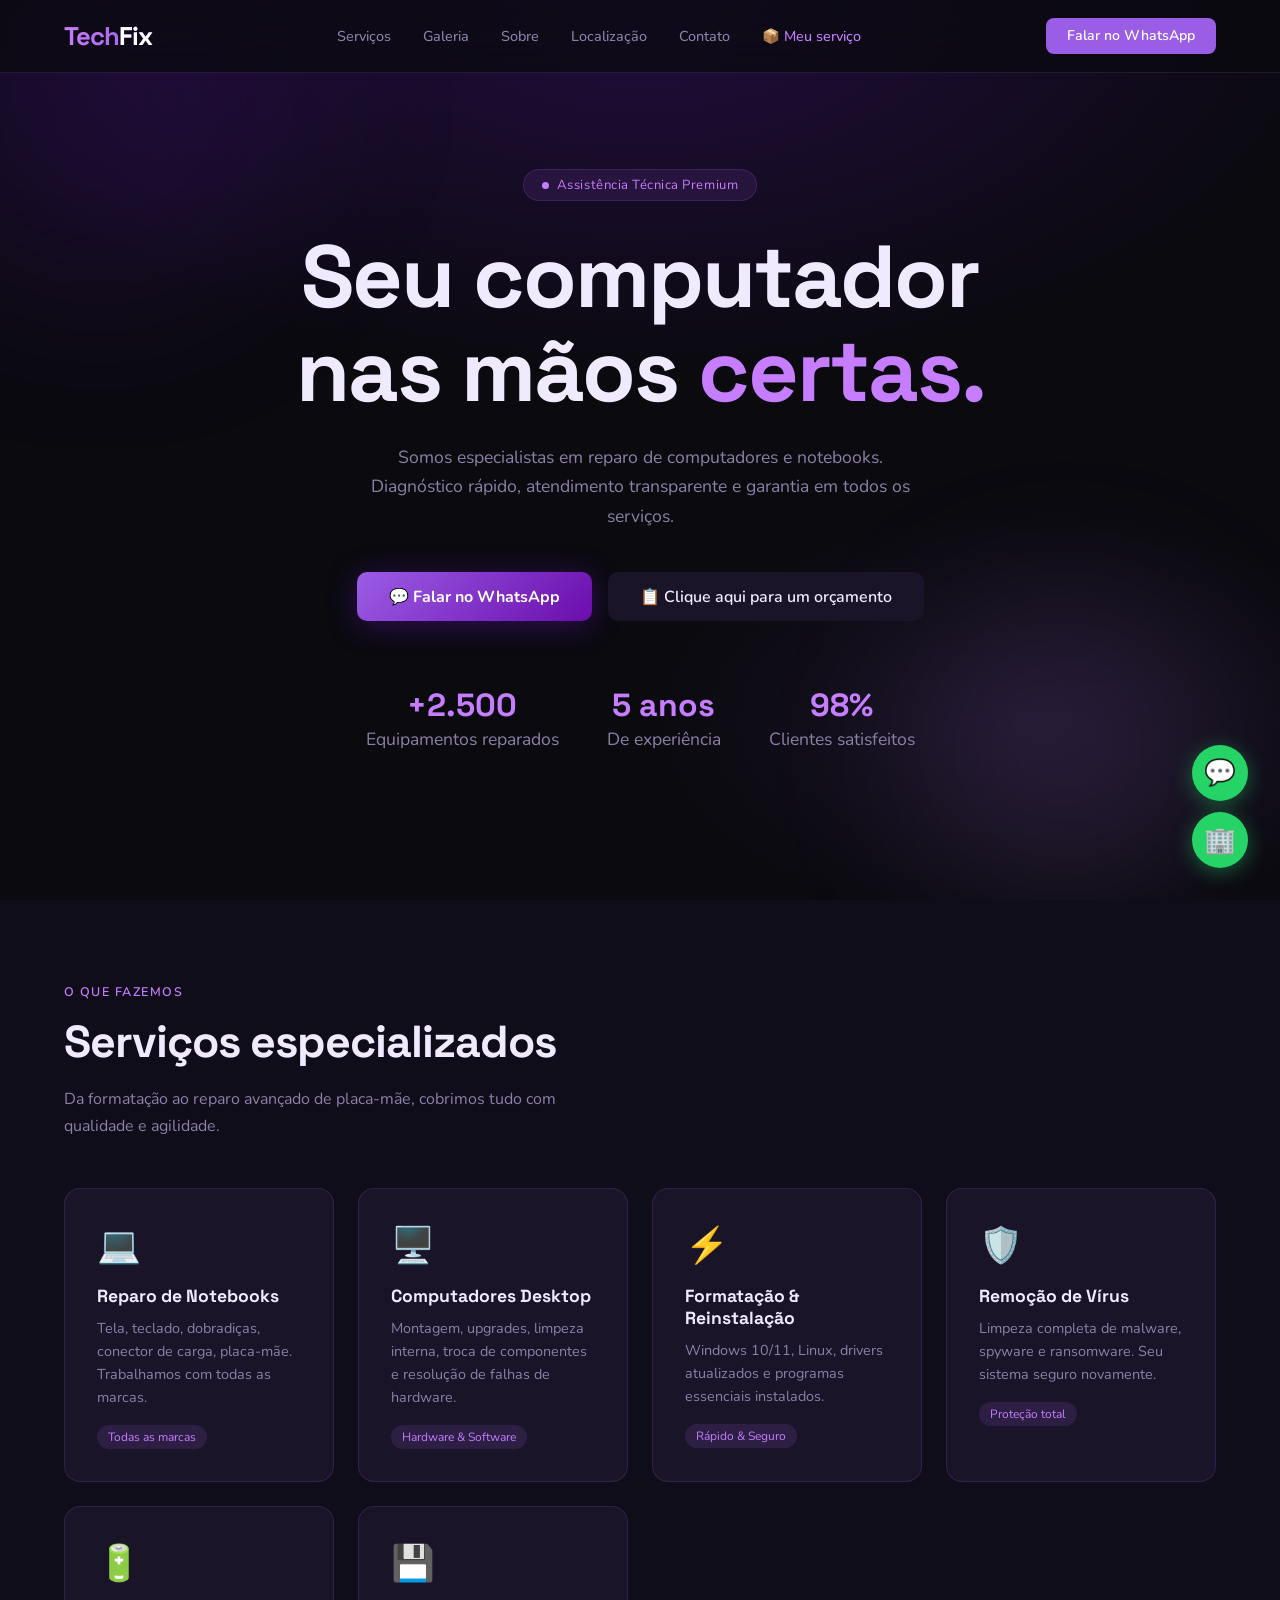
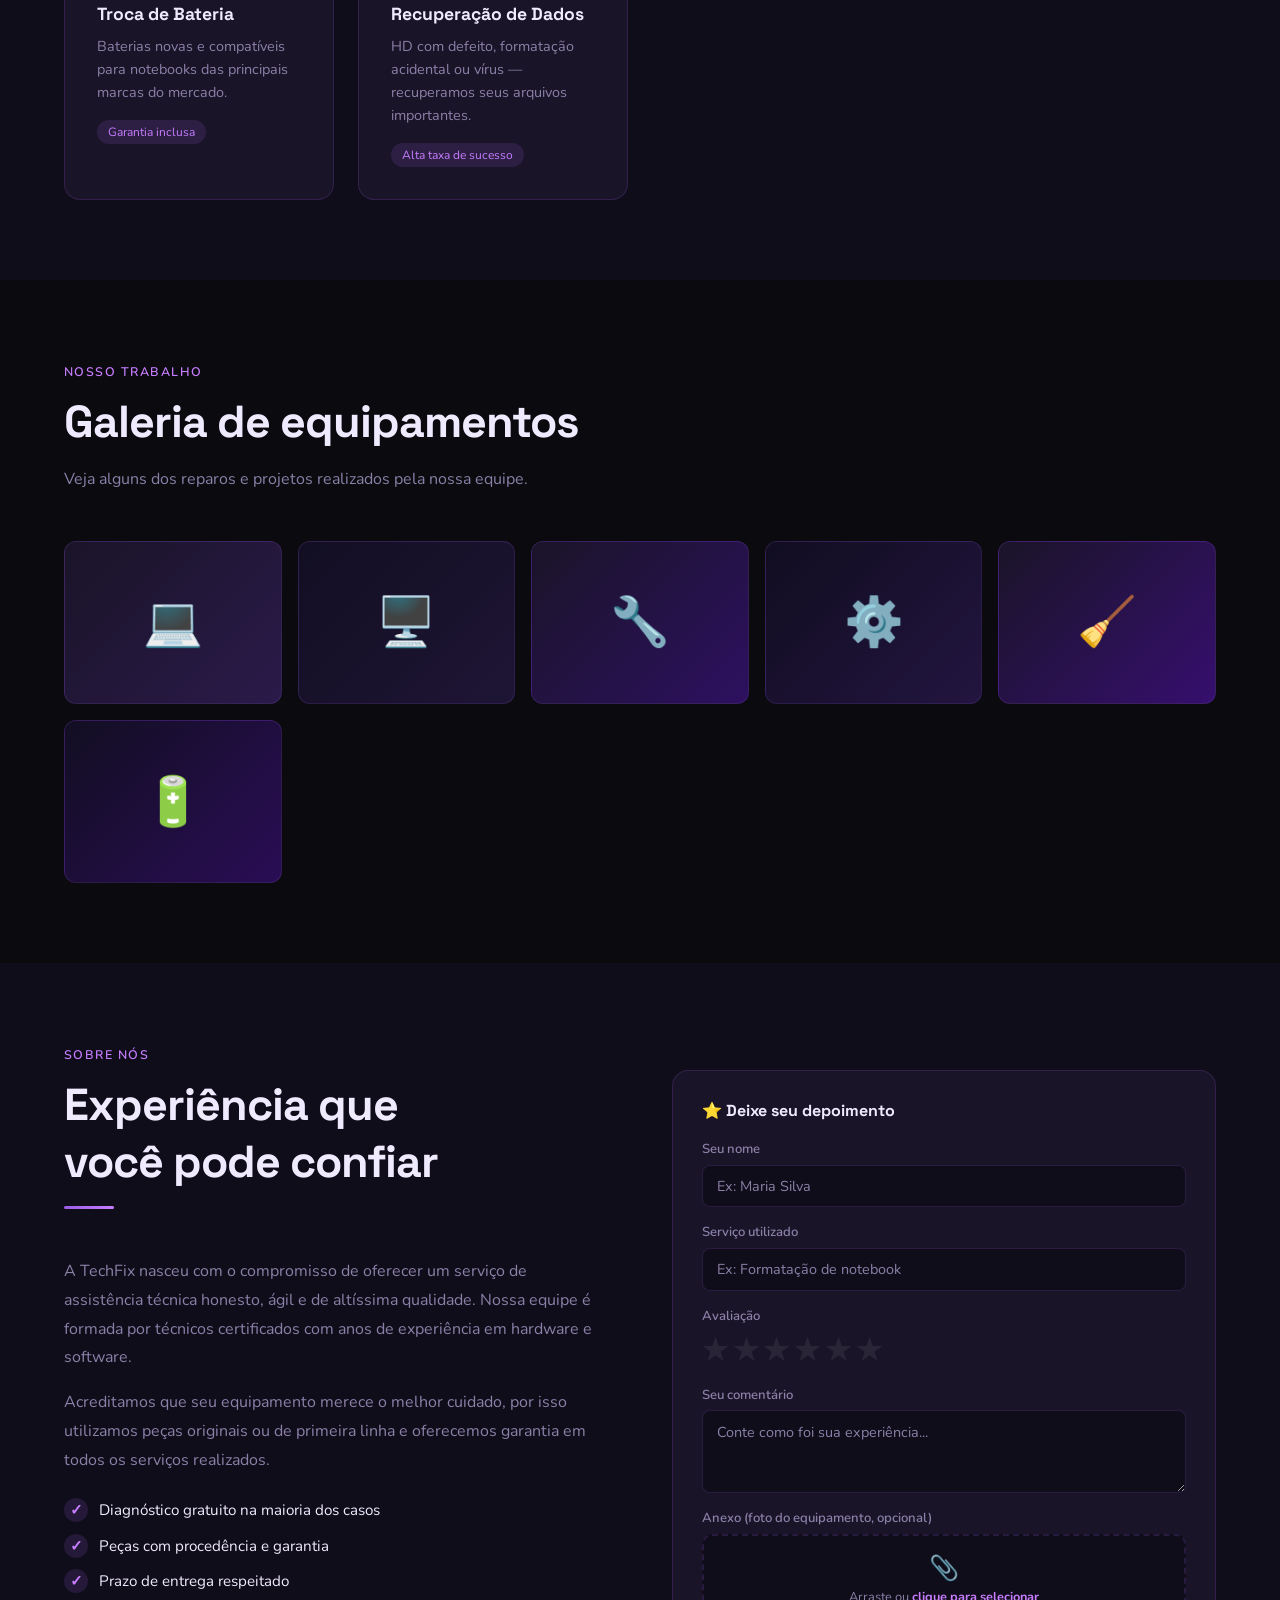
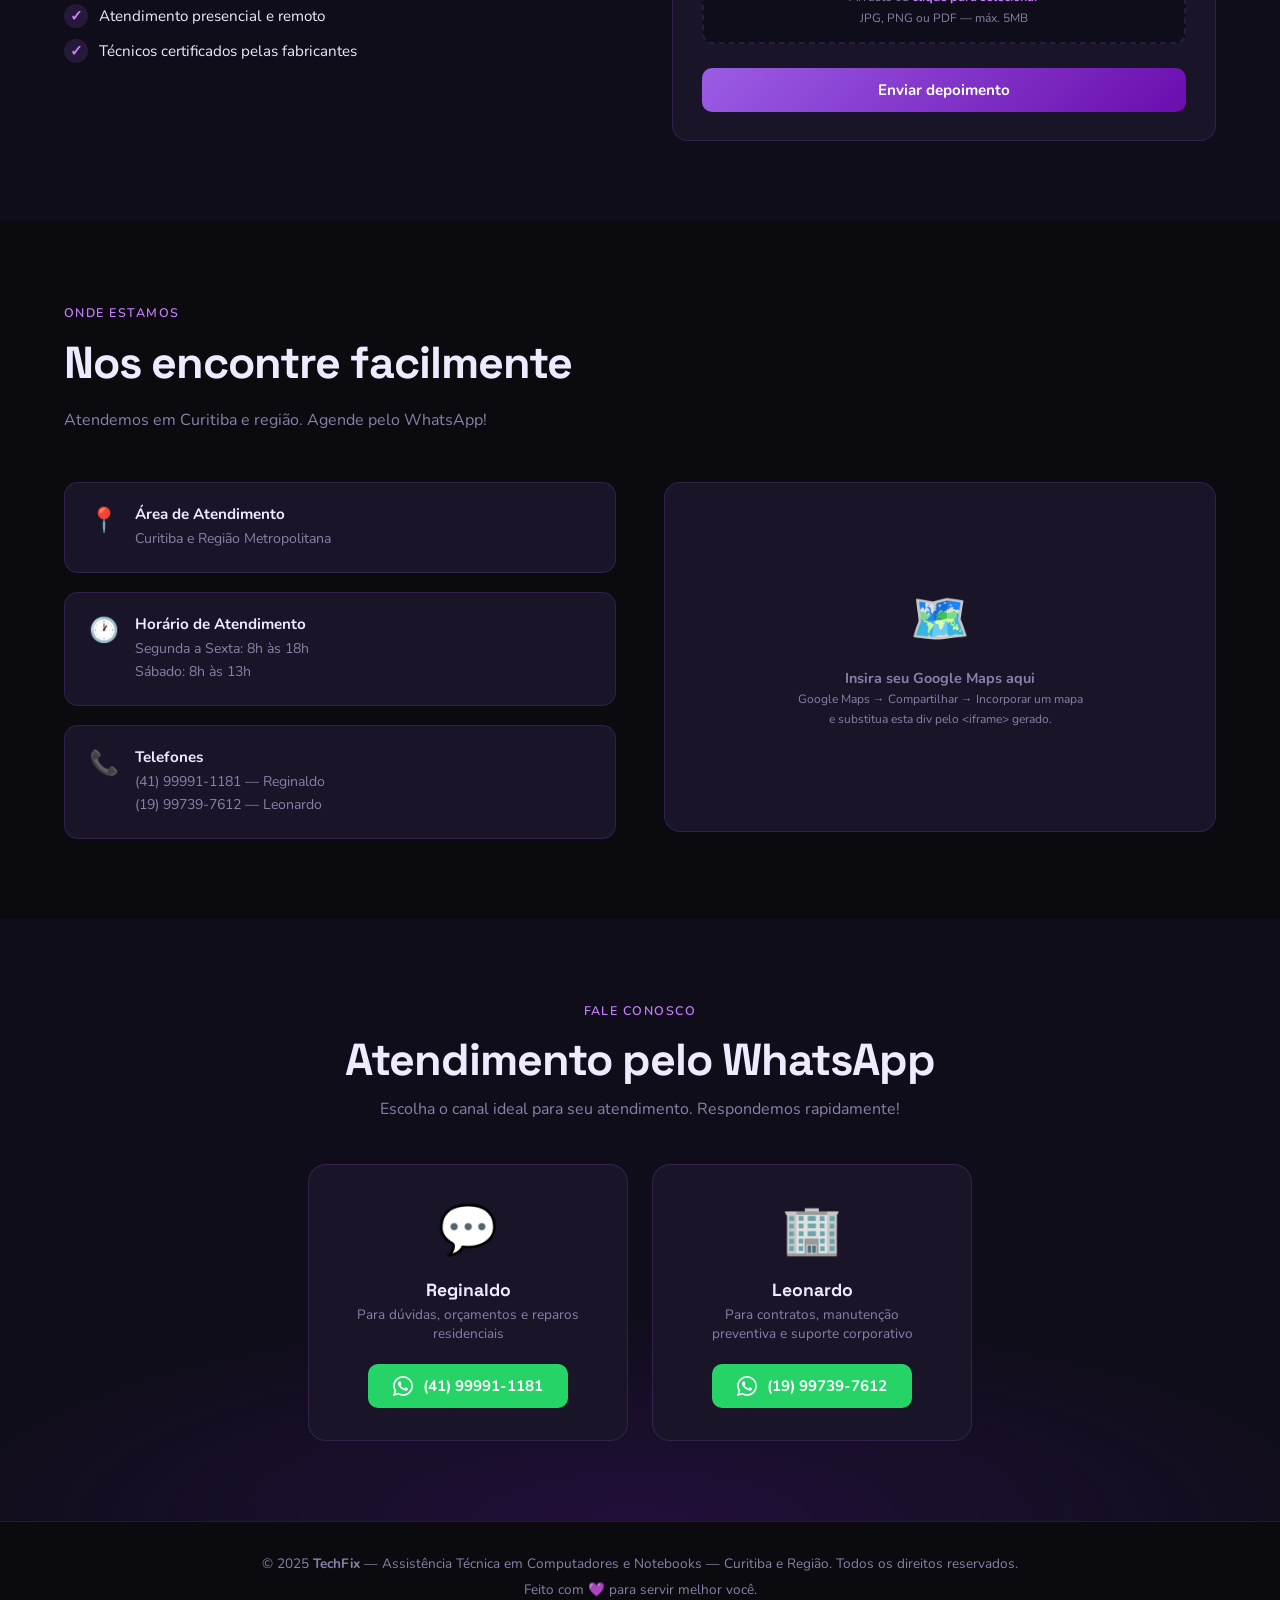
<file: index.html>
<!DOCTYPE html>
<html lang="pt-BR">
<head>
  <meta charset="UTF-8" />
  <meta name="viewport" content="width=device-width, initial-scale=1.0"/>
  <title>TechFix | Assistência Técnica Premium</title>
  <link rel="preconnect" href="https://fonts.googleapis.com">
  <link href="https://fonts.googleapis.com/css2?family=Space+Grotesk:wght@400;500;600;700&family=Nunito:wght@300;400;500;600;700&display=swap" rel="stylesheet">

  <style>
    :root {
      --roxo:        #9b5de5;
      --roxo-claro:  #c77dff;
      --roxo-escuro: #6a0dad;
      --fundo:       #0a0a0f;
      --fundo2:      #100d1a;
      --card:        #1a1428;
      --texto:       #f0eaff;
      --texto-suave: #8b80a8;
      --verde-whats: #25D366;
      --borda:       rgba(155, 93, 229, 0.18);
    }

    *, *::before, *::after { box-sizing: border-box; margin: 0; padding: 0; }
    html { scroll-behavior: smooth; }

    body {
      font-family: 'Nunito', sans-serif;
      background: var(--fundo);
      color: var(--texto);
      overflow-x: hidden;
    }

    h1, h2, h3, h4, nav .logo { font-family: 'Space Grotesk', sans-serif; }

    body::before {
      content: '';
      position: fixed; inset: 0; z-index: 0;
      background-image: url("data:image/svg+xml,%3Csvg viewBox='0 0 200 200' xmlns='http://www.w3.org/2000/svg'%3E%3Cfilter id='n'%3E%3CfeTurbulence type='fractalNoise' baseFrequency='0.75' numOctaves='4' stitchTiles='stitch'/%3E%3C/filter%3E%3Crect width='100%25' height='100%25' filter='url(%23n)' opacity='0.04'/%3E%3C/svg%3E");
      pointer-events: none; opacity: 0.4;
    }

    /* NAV */
    nav {
      position: fixed; top: 0; width: 100%; z-index: 100;
      display: flex; align-items: center; justify-content: space-between;
      padding: 1.1rem 5%;
      background: rgba(10,10,15,0.75);
      backdrop-filter: blur(18px);
      border-bottom: 1px solid var(--borda);
    }
    .logo {
      font-size: 1.6rem; font-weight: 700; letter-spacing: -1px;
      background: linear-gradient(90deg, var(--roxo-claro), var(--roxo));
      -webkit-background-clip: text; -webkit-text-fill-color: transparent;
    }
    .logo span { color: white; -webkit-text-fill-color: white; }
    nav ul { list-style: none; display: flex; gap: 2rem; }
    nav ul a { color: var(--texto-suave); text-decoration: none; font-size: 0.9rem; font-weight: 500; transition: color .2s; }
    nav ul a:hover { color: var(--roxo-claro); }
    .nav-cta {
      background: var(--roxo); color: #fff; padding: .55rem 1.3rem;
      border-radius: 8px; font-weight: 600; font-size: 0.88rem;
      text-decoration: none; transition: background .2s, transform .15s;
    }
    .nav-cta:hover { background: var(--roxo-claro); transform: translateY(-1px); }
    .hamburger { display: none; flex-direction: column; gap: 5px; cursor: pointer; background: none; border: none; }
    .hamburger span { width: 24px; height: 2px; background: var(--texto); border-radius: 2px; transition: .3s; }

    /* HERO */
    #hero {
      min-height: 100vh; display: flex; align-items: center; justify-content: center;
      text-align: center; padding: 8rem 5% 4rem; position: relative;
      background:
        radial-gradient(ellipse 80% 60% at 50% 0%, rgba(107,22,200,0.25) 0%, transparent 70%),
        radial-gradient(ellipse 50% 40% at 80% 80%, rgba(155,93,229,0.1) 0%, transparent 60%),
        var(--fundo);
    }
    .hero-badge {
      display: inline-flex; align-items: center; gap: .5rem;
      background: rgba(155,93,229,0.12); border: 1px solid var(--borda);
      border-radius: 50px; padding: .4rem 1.1rem; font-size: .82rem;
      color: var(--roxo-claro); margin-bottom: 1.8rem; letter-spacing: .04em;
      animation: subirFadeIn .6s ease both;
    }
    .hero-badge::before { content: ''; width: 7px; height: 7px; background: var(--roxo-claro); border-radius: 50%; }
    #hero h1 {
      font-size: clamp(2.8rem, 7vw, 5.5rem); font-weight: 700;
      line-height: 1.07; letter-spacing: -2px; margin-bottom: 1.5rem;
      animation: subirFadeIn .7s .1s ease both;
    }
    #hero h1 .destaque { color: var(--roxo-claro); }
    #hero p {
      max-width: 560px; margin: 0 auto 2.5rem; color: var(--texto-suave);
      font-size: 1.1rem; line-height: 1.7; animation: subirFadeIn .7s .2s ease both;
    }
    .hero-btns { display: flex; gap: 1rem; justify-content: center; flex-wrap: wrap; animation: subirFadeIn .7s .3s ease both; }
    .btn-primario {
      background: linear-gradient(135deg, var(--roxo), var(--roxo-escuro));
      color: #fff; padding: .85rem 2rem; border-radius: 10px;
      font-weight: 700; font-size: 1rem; text-decoration: none;
      box-shadow: 0 4px 30px rgba(107,22,200,0.4); transition: transform .2s, box-shadow .2s;
    }
    .btn-primario:hover { transform: translateY(-2px); box-shadow: 0 8px 40px rgba(107,22,200,0.6); }
    .btn-secundario {
      background: var(--card); color: var(--texto); padding: .85rem 2rem;
      border-radius: 10px; font-weight: 600; font-size: 1rem;
      text-decoration: none; border: 1px solid var(--borda); transition: border-color .2s, background .2s;
    }
    .btn-secundario:hover { border-color: var(--roxo); background: rgba(155,93,229,0.08); }
    .hero-stats {
      display: flex; gap: 3rem; justify-content: center; flex-wrap: wrap;
      margin-top: 4rem; animation: subirFadeIn .7s .4s ease both;
    }
    .stat h3 { font-size: 2rem; font-weight: 700; color: var(--roxo-claro); }
    .stat p { font-size: .82rem; color: var(--texto-suave); margin-top: .2rem; }
    .esfera { position: absolute; border-radius: 50%; filter: blur(80px); pointer-events: none; z-index: 0; }
    .esfera1 { width: 400px; height: 400px; background: rgba(107,22,200,0.15); top: -100px; left: -100px; }
    .esfera2 { width: 300px; height: 300px; background: rgba(199,125,255,0.1); bottom: 0; right: 5%; }

    /* SEÇÕES */
    section { position: relative; padding: 5rem 5%; }
    .secao-etiqueta {
      display: inline-block; font-size: .78rem; letter-spacing: .12em;
      text-transform: uppercase; color: var(--roxo-claro); font-weight: 600; margin-bottom: .8rem;
    }
    .secao-titulo { font-size: clamp(1.8rem, 4vw, 2.8rem); font-weight: 700; letter-spacing: -1px; margin-bottom: 1rem; }
    .secao-sub { color: var(--texto-suave); max-width: 540px; line-height: 1.7; margin-bottom: 3rem; }
    .divisor { width: 50px; height: 3px; background: linear-gradient(90deg, var(--roxo), var(--roxo-claro)); border-radius: 2px; margin-bottom: 3rem; }

    /* SERVIÇOS */
    #servicos { background: var(--fundo2); }
    .grade-servicos { display: grid; grid-template-columns: repeat(auto-fit, minmax(240px, 1fr)); gap: 1.5rem; }
    .card-servico {
      background: var(--card); border: 1px solid var(--borda); border-radius: 16px;
      padding: 2rem; transition: transform .25s, border-color .25s, box-shadow .25s;
      position: relative; overflow: hidden;
    }
    .card-servico::before {
      content: ''; position: absolute; inset: 0;
      background: linear-gradient(135deg, rgba(155,93,229,0.06), transparent);
      opacity: 0; transition: opacity .25s;
    }
    .card-servico:hover { transform: translateY(-5px); border-color: var(--roxo); box-shadow: 0 12px 40px rgba(107,22,200,0.2); }
    .card-servico:hover::before { opacity: 1; }
    .icone-servico { font-size: 2.2rem; margin-bottom: 1rem; }
    .card-servico h3 { font-size: 1.1rem; font-weight: 700; margin-bottom: .6rem; }
    .card-servico p { color: var(--texto-suave); font-size: .9rem; line-height: 1.6; }
    .etiqueta-servico {
      display: inline-block; margin-top: 1rem; font-size: .75rem;
      background: rgba(155,93,229,0.15); color: var(--roxo-claro); padding: .25rem .7rem; border-radius: 20px;
    }

    /* GALERIA */
    #galeria { background: var(--fundo); }
    .grade-galeria { display: grid; grid-template-columns: repeat(auto-fit, minmax(200px, 1fr)); gap: 1rem; margin-top: 1rem; }
    .item-galeria {
      aspect-ratio: 4/3; border-radius: 12px; overflow: hidden;
      border: 1px solid var(--borda); background: var(--card);
      display: flex; align-items: center; justify-content: center;
      font-size: 3rem; position: relative; transition: transform .25s; cursor: pointer;
    }
    .item-galeria:hover { transform: scale(1.03); }
    .item-galeria .legenda {
      position: absolute; inset: 0;
      background: linear-gradient(to top, rgba(107,22,200,0.6), transparent);
      display: flex; align-items: flex-end; padding: 1rem; opacity: 0; transition: opacity .25s;
    }
    .item-galeria:hover .legenda { opacity: 1; }
    .item-galeria .legenda span { font-size: .85rem; font-weight: 600; color: #fff; }

    /* SOBRE */
    #sobre { background: var(--fundo2); }
    .grade-sobre { display: grid; grid-template-columns: 1fr 1fr; gap: 4rem; align-items: start; }
    .texto-sobre h2 { margin-bottom: 1rem; }
    .texto-sobre p { color: var(--texto-suave); line-height: 1.8; margin-bottom: 1rem; }
    .lista-diferenciais { list-style: none; margin-top: 1.5rem; display: flex; flex-direction: column; gap: .7rem; }
    .lista-diferenciais li { display: flex; align-items: center; gap: .7rem; font-size: .95rem; }
    .lista-diferenciais li::before {
      content: '✓'; color: var(--roxo-claro); font-weight: 800;
      background: rgba(155,93,229,0.15); width: 24px; height: 24px;
      border-radius: 50%; display: flex; align-items: center; justify-content: center; flex-shrink: 0;
    }

    /* COLUNA DE DEPOIMENTOS */
    .coluna-depoimentos { display: flex; flex-direction: column; gap: 1.2rem; }

    /* DEPOIMENTOS EXISTENTES */
    .card-depoimento {
      background: var(--card); border: 1px solid var(--borda); border-radius: 14px;
      padding: 1.5rem; position: relative;
    }
    .card-depoimento::before {
      content: '"'; position: absolute; top: .5rem; right: 1.2rem;
      font-size: 4rem; color: var(--roxo); opacity: .3;
      font-family: 'Space Grotesk', sans-serif; line-height: 1;
    }
    .estrelas { color: #f5a623; font-size: .85rem; margin-bottom: .6rem; }
    .card-depoimento p { color: var(--texto-suave); font-size: .9rem; line-height: 1.6; margin-bottom: 1rem; }
    .avaliador { display: flex; align-items: center; gap: .7rem; }
    .avatar {
      width: 36px; height: 36px; border-radius: 50%;
      background: linear-gradient(135deg, var(--roxo), var(--roxo-escuro));
      display: flex; align-items: center; justify-content: center; font-weight: 800; font-size: .85rem;
    }
    .info-avaliador strong { font-size: .9rem; display: block; }
    .info-avaliador span { font-size: .78rem; color: var(--texto-suave); }

    /* FORMULÁRIO DE DEPOIMENTO */
    .form-depoimento {
      background: var(--card); border: 1px solid var(--borda); border-radius: 16px;
      padding: 1.8rem; margin-top: .5rem;
    }
    .form-depoimento h4 { font-size: 1rem; font-weight: 700; margin-bottom: 1.2rem; color: var(--texto); }

    .campo-grupo { display: flex; flex-direction: column; gap: .4rem; margin-bottom: 1rem; }
    .campo-grupo label { font-size: .82rem; color: var(--texto-suave); font-weight: 600; }
    .campo-grupo input,
    .campo-grupo textarea {
      background: var(--fundo2); border: 1px solid var(--borda); border-radius: 8px;
      padding: .65rem .9rem; color: var(--texto); font-family: 'Nunito', sans-serif;
      font-size: .9rem; outline: none; transition: border-color .2s; resize: vertical;
    }
    .campo-grupo input:focus,
    .campo-grupo textarea:focus { border-color: var(--roxo); }
    .campo-grupo input::placeholder,
    .campo-grupo textarea::placeholder { color: var(--texto-suave); }

    /* Seletor de estrelas interativo */
    .seletor-estrelas { display: flex; flex-direction: row-reverse; gap: .3rem; justify-content: flex-end; }
    .seletor-estrelas input { display: none; }
    .seletor-estrelas label {
      font-size: 1.8rem; cursor: pointer; color: var(--borda);
      transition: color .15s; filter: grayscale(1);
    }
    .seletor-estrelas input:checked ~ label,
    .seletor-estrelas label:hover,
    .seletor-estrelas label:hover ~ label {
      color: #f5a623; filter: grayscale(0);
    }

    /* Upload de arquivo */
    .area-upload {
      border: 2px dashed var(--borda); border-radius: 10px; padding: 1rem;
      text-align: center; cursor: pointer; transition: all .2s; position: relative;
      background: var(--fundo2);
    }
    .area-upload:hover { border-color: var(--roxo); }
    .area-upload input[type="file"] { position: absolute; inset: 0; opacity: 0; cursor: pointer; width: 100%; height: 100%; }
    .area-upload .upload-icone { font-size: 1.5rem; margin-bottom: .3rem; }
    .area-upload p { font-size: .8rem; color: var(--texto-suave); }
    .area-upload p strong { color: var(--roxo-claro); }
    .preview-arquivo {
      display: none; align-items: center; gap: .6rem; margin-top: .7rem;
      background: rgba(155,93,229,0.1); padding: .5rem .8rem; border-radius: 8px;
    }
    .preview-arquivo.visivel { display: flex; }
    .preview-arquivo span { font-size: .82rem; color: var(--roxo-claro); flex: 1; overflow: hidden; text-overflow: ellipsis; white-space: nowrap; }
    .preview-arquivo button { background: none; border: none; color: var(--texto-suave); cursor: pointer; font-size: 1rem; }

    /* Previews de anexos */
    .thumb-item {
      position: relative; width: 70px; height: 70px; border-radius: 8px;
      overflow: hidden; border: 1px solid var(--borda); flex-shrink: 0;
    }
    .thumb-item img, .thumb-item video {
      width: 100%; height: 100%; object-fit: cover; display: block;
    }
    .thumb-del {
      position: absolute; top: 2px; right: 2px; background: rgba(0,0,0,0.75);
      border: none; color: #fff; border-radius: 50%; width: 18px; height: 18px;
      font-size: .6rem; cursor: pointer; display: flex; align-items: center;
      justify-content: center; line-height: 1; padding: 0;
    }
    .thumb-video-icon {
      position: absolute; bottom: 3px; left: 3px; background: rgba(0,0,0,0.65);
      color: #fff; font-size: .58rem; border-radius: 4px; padding: 1px 4px;
    }
    #preview-anexos { display: flex; flex-wrap: wrap; gap: .5rem; margin-top: .6rem; }

    /* Botão enviar depoimento */
    .btn-enviar-dep {
      width: 100%; padding: .75rem; border-radius: 10px; border: none;
      background: linear-gradient(135deg, var(--roxo), var(--roxo-escuro));
      color: #fff; font-weight: 700; font-size: .95rem; cursor: pointer;
      font-family: 'Nunito', sans-serif; transition: opacity .2s, transform .15s; margin-top: .5rem;
    }
    .btn-enviar-dep:hover { opacity: .9; transform: translateY(-1px); }

    /* Mensagem de sucesso */
    .msg-sucesso {
      display: none; align-items: center; gap: .6rem; justify-content: center;
      padding: .9rem; background: rgba(37,211,102,0.12); border: 1px solid rgba(37,211,102,0.3);
      border-radius: 10px; color: #25D366; font-size: .9rem; font-weight: 600; margin-top: .8rem;
    }
    .msg-sucesso.visivel { display: flex; }

    /* LOCALIZAÇÃO */
    #localizacao { background: var(--fundo); }
    .grade-localizacao { display: grid; grid-template-columns: 1fr 1fr; gap: 3rem; align-items: start; }
    .info-localizacao { display: flex; flex-direction: column; gap: 1.2rem; }
    .card-info {
      background: var(--card); border: 1px solid var(--borda); border-radius: 14px;
      padding: 1.3rem 1.5rem; display: flex; align-items: flex-start; gap: 1rem;
    }
    .icone-info { font-size: 1.5rem; flex-shrink: 0; }
    .card-info strong { display: block; margin-bottom: .2rem; font-size: .95rem; }
    .card-info span { color: var(--texto-suave); font-size: .88rem; line-height: 1.6; }
    .area-mapa {
      width: 100%; height: 350px; border-radius: 16px; border: 1px solid var(--borda);
      overflow: hidden; background: var(--card);
      display: flex; align-items: center; justify-content: center;
      flex-direction: column; gap: 1rem; color: var(--texto-suave);
      font-size: .9rem; text-align: center;
    }
    .icone-mapa { font-size: 3rem; }

    /* CONTATO */
    #contato {
      background: var(--fundo2);
      background-image: radial-gradient(ellipse 80% 50% at 50% 100%, rgba(107,22,200,0.18) 0%, transparent 70%);
    }
    .area-contato { text-align: center; }
    .area-contato .secao-titulo { margin-bottom: .5rem; }
    .area-contato .secao-sub { margin: 0 auto 2.5rem; }
    .cards-whatsapp { display: flex; gap: 1.5rem; justify-content: center; flex-wrap: wrap; }
    .card-whatsapp {
      background: var(--card); border: 1px solid var(--borda); border-radius: 18px;
      padding: 2rem 2.5rem; min-width: 260px; max-width: 320px;
      text-align: center; transition: transform .25s, box-shadow .25s, border-color .25s;
    }
    .card-whatsapp:hover { transform: translateY(-5px); border-color: var(--verde-whats); box-shadow: 0 12px 40px rgba(37,211,102,0.15); }
    .icone-whatsapp { font-size: 3rem; margin-bottom: 1rem; }
    .card-whatsapp h3 { font-size: 1.1rem; font-weight: 700; margin-bottom: .3rem; }
    .descricao-whatsapp { color: var(--texto-suave); font-size: .85rem; margin-bottom: 1.3rem; }
    .btn-whatsapp {
      display: inline-flex; align-items: center; gap: .6rem;
      background: var(--verde-whats); color: #fff; padding: .75rem 1.6rem;
      border-radius: 10px; font-weight: 700; text-decoration: none; font-size: .95rem;
      transition: background .2s, transform .15s;
    }
    .btn-whatsapp:hover { background: #1ebe5d; transform: scale(1.03); }

    /* FOOTER */
    footer {
      background: var(--fundo); border-top: 1px solid var(--borda);
      text-align: center; padding: 2rem 5%; color: var(--texto-suave); font-size: .85rem;
    }

    /* BOTÕES FLUTUANTES */
    .whatsapp-flutuante {
      position: fixed; bottom: 2rem; right: 2rem; z-index: 200;
      display: flex; flex-direction: column; gap: .7rem; align-items: flex-end;
    }
    .btn-flutuante {
      width: 56px; height: 56px; border-radius: 50%; background: var(--verde-whats);
      display: flex; align-items: center; justify-content: center;
      box-shadow: 0 4px 20px rgba(37,211,102,0.4); text-decoration: none;
      font-size: 1.6rem; transition: transform .2s; position: relative;
    }
    .btn-flutuante:hover { transform: scale(1.12); }
    .btn-flutuante .dica {
      position: absolute; right: 68px; background: #111; color: #fff;
      white-space: nowrap; font-size: .78rem; padding: .3rem .7rem;
      border-radius: 6px; pointer-events: none; opacity: 0; transition: opacity .2s;
    }
    .btn-flutuante:hover .dica { opacity: 1; }

    /* MODAL POPUP DE ORÇAMENTO */
    .modal-overlay {
      position: fixed; inset: 0; z-index: 999;
      background: rgba(5, 3, 12, 0.85);
      backdrop-filter: blur(6px);
      display: flex; align-items: center; justify-content: center;
      padding: 1rem;
      opacity: 0; pointer-events: none;
      transition: opacity .3s ease;
    }
    .modal-overlay.aberto {
      opacity: 1; pointer-events: all;
    }
    .modal-box {
      background: var(--fundo2);
      border: 1px solid var(--borda);
      border-radius: 24px;
      width: 100%; max-width: 680px;
      max-height: 92vh;
      overflow-y: auto;
      padding: 2rem 2.2rem;
      position: relative;
      transform: translateY(30px) scale(.97);
      transition: transform .35s cubic-bezier(.34,1.56,.64,1);
      scrollbar-width: thin;
      scrollbar-color: var(--roxo) transparent;
    }
    .modal-overlay.aberto .modal-box {
      transform: translateY(0) scale(1);
    }
    .modal-header {
      display: flex; align-items: flex-start; justify-content: space-between;
      margin-bottom: 1.6rem; gap: 1rem;
    }
    .modal-header h2 { font-size: 1.3rem; font-weight: 700; }
    .modal-header p { font-size: .85rem; color: var(--texto-suave); margin-top: .3rem; }
    .btn-fechar-modal {
      background: rgba(155,93,229,0.12); border: 1px solid var(--borda);
      color: var(--texto-suave); width: 36px; height: 36px; border-radius: 50%;
      cursor: pointer; font-size: 1.1rem; display: flex; align-items: center;
      justify-content: center; flex-shrink: 0; transition: all .2s;
    }
    .btn-fechar-modal:hover { background: rgba(155,93,229,0.25); color: var(--texto); }

    /* Barra de progresso */
    .barra-progresso {
      display: flex; align-items: center; margin-bottom: 1.8rem;
    }
    .passo-dot {
      display: flex; flex-direction: column; align-items: center; gap: .35rem;
      flex: 1; position: relative;
    }
    .passo-dot:not(:last-child)::after {
      content: ''; position: absolute; top: 13px; left: calc(50% + 13px);
      width: calc(100% - 26px); height: 2px; background: var(--borda);
      z-index: 0; transition: background .4s;
    }
    .passo-dot.completo:not(:last-child)::after { background: var(--roxo); }
    .passo-circulo {
      width: 26px; height: 26px; border-radius: 50%; border: 2px solid var(--borda);
      background: var(--card); display: flex; align-items: center; justify-content: center;
      font-size: .72rem; font-weight: 700; color: var(--texto-suave);
      transition: all .3s; z-index: 1; position: relative;
    }
    .passo-dot.ativo .passo-circulo {
      border-color: var(--roxo); background: var(--roxo); color: #fff;
      box-shadow: 0 0 0 4px rgba(155,93,229,0.2);
    }
    .passo-dot.completo .passo-circulo { border-color: var(--roxo-claro); background: var(--roxo-claro); color: #fff; }
    .passo-label { font-size: .68rem; color: var(--texto-suave); text-align: center; }
    .passo-dot.ativo .passo-label { color: var(--roxo-claro); font-weight: 700; }

    /* Etapas do modal */
    .etapa-card { display: none; animation: subirFadeIn .3s ease both; }
    .etapa-card.ativa { display: block; }
    .etapa-card h3 { font-size: 1.1rem; font-weight: 700; margin-bottom: .3rem; }
    .etapa-card .etapa-sub { color: var(--texto-suave); font-size: .88rem; margin-bottom: 1.4rem; }

    .grade-opcoes {
      display: grid; grid-template-columns: repeat(auto-fill, minmax(130px, 1fr));
      gap: .7rem; margin-bottom: 1.4rem;
    }
    .opcao {
      background: var(--card); border: 2px solid var(--borda); border-radius: 12px;
      padding: .9rem .7rem; text-align: center; cursor: pointer;
      transition: all .2s; user-select: none;
    }
    .opcao:hover { border-color: var(--roxo); background: rgba(155,93,229,0.06); }
    .opcao.selecionada { border-color: var(--roxo-claro); background: rgba(155,93,229,0.14); }
    .opcao .op-icone { font-size: 1.6rem; margin-bottom: .4rem; }
    .opcao .op-nome { font-size: .82rem; font-weight: 700; color: var(--texto); }
    .opcao .op-desc { font-size: .68rem; color: var(--texto-suave); margin-top: .15rem; }

    .campo-orc { display: flex; flex-direction: column; gap: .35rem; margin-bottom: .9rem; }
    .campo-orc label { font-size: .8rem; color: var(--texto-suave); font-weight: 600; }
    .campo-orc input, .campo-orc textarea {
      background: var(--card); border: 1px solid var(--borda); border-radius: 10px;
      padding: .65rem .9rem; color: var(--texto); font-family: 'Nunito', sans-serif;
      font-size: .9rem; outline: none; transition: border-color .2s; resize: vertical;
    }
    .campo-orc input:focus, .campo-orc textarea:focus { border-color: var(--roxo); }
    .campo-orc input::placeholder, .campo-orc textarea::placeholder { color: var(--texto-suave); }
    .campos-linha { display: grid; grid-template-columns: 1fr 1fr; gap: .8rem; }

    .chips-urgencia { display: flex; gap: .5rem; flex-wrap: wrap; margin-bottom: 1rem; }
    .chip {
      padding: .4rem .9rem; border-radius: 50px; border: 2px solid var(--borda);
      background: var(--card); font-size: .8rem; font-weight: 600; cursor: pointer;
      transition: all .2s; color: var(--texto-suave);
    }
    .chip:hover { border-color: var(--roxo); color: var(--texto); }
    .chip.selecionado { border-color: var(--roxo-claro); background: rgba(155,93,229,0.14); color: var(--roxo-claro); }

    .nav-etapas { display: flex; gap: .8rem; justify-content: flex-end; margin-top: 1rem; }
    .btn-voltar {
      background: transparent; border: 1px solid var(--borda); color: var(--texto-suave);
      padding: .65rem 1.3rem; border-radius: 10px; font-weight: 600; font-size: .88rem;
      cursor: pointer; font-family: 'Nunito', sans-serif; transition: all .2s;
    }
    .btn-voltar:hover { border-color: var(--roxo); color: var(--texto); }
    .btn-avancar {
      background: linear-gradient(135deg, var(--roxo), var(--roxo-escuro));
      border: none; color: #fff; padding: .65rem 1.6rem; border-radius: 10px;
      font-weight: 700; font-size: .88rem; cursor: pointer; font-family: 'Nunito', sans-serif;
      transition: opacity .2s, transform .15s;
    }
    .btn-avancar:hover { opacity: .9; transform: translateY(-1px); }

    .resumo-final {
      background: var(--card); border: 1px solid var(--borda); border-radius: 14px;
      padding: 1.1rem 1.3rem; margin-bottom: 1.2rem;
    }
    .resumo-final h4 { font-size: .82rem; color: var(--texto-suave); margin-bottom: .7rem; text-transform: uppercase; letter-spacing: .06em; }
    .resumo-linha {
      display: flex; justify-content: space-between; align-items: flex-start;
      padding: .35rem 0; border-bottom: 1px solid var(--borda); font-size: .85rem;
    }
    .resumo-linha:last-child { border-bottom: none; }
    .resumo-linha span:first-child { color: var(--texto-suave); white-space: nowrap; margin-right: .8rem; }
    .resumo-linha span:last-child { color: var(--texto); font-weight: 600; text-align: right; }

    .tecnico-cards { display: flex; gap: .8rem; flex-wrap: wrap; margin-bottom: 1.2rem; }
    .tecnico-card {
      flex: 1; min-width: 150px; background: var(--card); border: 2px solid var(--borda);
      border-radius: 12px; padding: 1rem; cursor: pointer; transition: all .2s; text-align: center;
    }
    .tecnico-card:hover { border-color: var(--roxo); }
    .tecnico-card.selecionado { border-color: var(--roxo-claro); background: rgba(155,93,229,0.1); }
    .tecnico-card .tec-nome { font-weight: 700; font-size: .9rem; margin-bottom: .15rem; }
    .tecnico-card .tec-num { font-size: .75rem; color: var(--texto-suave); }

    .btn-enviar-orc {
      width: 100%; padding: .8rem; border-radius: 12px; border: none;
      background: var(--verde-whats); color: #fff; font-weight: 700; font-size: .95rem;
      cursor: pointer; font-family: 'Nunito', sans-serif;
      display: flex; align-items: center; justify-content: center; gap: .5rem;
      transition: background .2s, transform .15s; margin-top: .4rem;
    }
    .btn-enviar-orc:hover { background: #1ebe5d; transform: translateY(-1px); }

    @media (max-width: 600px) {
      .campos-linha { grid-template-columns: 1fr; }
      .modal-box { padding: 1.4rem 1.1rem; }
      .grade-opcoes { grid-template-columns: repeat(2, 1fr); }
    }

    /* ANIMAÇÕES */
    @keyframes girar { to { transform: rotate(360deg); } }
    @keyframes subirFadeIn {
      from { opacity: 0; transform: translateY(24px); }
      to   { opacity: 1; transform: translateY(0); }
    }
    .revelar { opacity: 0; transform: translateY(30px); transition: opacity .6s ease, transform .6s ease; }
    .revelar.visivel { opacity: 1; transform: none; }

    /* ── RESPONSIVO MOBILE ──────────────────────────────── */
    @media (max-width: 768px) {

      /* Navbar */
      nav ul, .nav-cta { display: none; }
      .hamburger { display: flex; }
      nav.aberto ul {
        display: flex; flex-direction: column; position: absolute;
        top: 70px; left: 0; width: 100%; background: var(--fundo2);
        padding: 1.5rem 5%; gap: 1.2rem; border-bottom: 1px solid var(--borda);
      }
      nav.aberto .nav-cta { display: block; }

      /* Hero */
      .hero-titulo { font-size: 2rem; }
      .hero-sub { font-size: .95rem; }
      .hero-btns { flex-direction: column; gap: .8rem; }
      .hero-btns a, .hero-btns button { width: 100%; text-align: center; }
      .hero-stats { gap: 1.2rem; flex-wrap: wrap; justify-content: center; }
      .stat-num { font-size: 1.6rem; }

      /* Seções gerais */
      .grade-sobre, .grade-localizacao { grid-template-columns: 1fr; }
      .grade-servicos { grid-template-columns: 1fr 1fr; }
      section { padding: 3rem 5%; }
      .section-titulo { font-size: 1.6rem; }

      /* Modal orçamento — tela cheia */
      .modal-box {
        width: 100%; max-width: 100%; margin: 0;
        border-radius: 20px 20px 0 0;
        position: fixed; bottom: 0; left: 0; right: 0;
        max-height: 92vh; overflow-y: auto;
        padding: 1.4rem 1.1rem 2rem;
      }
      .modal-overlay { align-items: flex-end; }
      .modal-header { margin-bottom: 1rem; }
      .etapa-card h3 { font-size: 1rem; }

      /* Opções de seleção em 2 colunas */
      .grade-opcoes { grid-template-columns: repeat(2, 1fr); }
      .opcao { padding: .7rem .5rem; }
      .opcao-icone { font-size: 1.4rem; }
      .op-nome { font-size: .78rem; }

      /* Campos do formulário */
      .campos-linha { grid-template-columns: 1fr; gap: .6rem; }
      .campo-orc input, .campo-orc textarea { font-size: .9rem; }

      /* Chips de urgência */
      .chips-urgencia { gap: .4rem; }
      .chip { padding: .45rem .8rem; font-size: .8rem; }

      /* Upload de anexos */
      .area-upload { padding: 1rem; }
      .upload-icone { font-size: 1.3rem; }
      .upload-texto { font-size: .82rem; }
      .upload-sub   { font-size: .7rem; }
      .thumb-item   { width: 58px; height: 58px; }

      /* Resumo */
      .resumo-linha { font-size: .82rem; }

      /* Botões de navegação */
      .nav-etapas { gap: .5rem; }
      .btn-avancar, .btn-voltar { padding: .65rem 1rem; font-size: .88rem; }

      /* Seletor de técnico */
      .tec-grid { grid-template-columns: 1fr 1fr; }

      /* Depoimentos */
      .coluna-depoimentos { gap: .8rem; }
      .card-depoimento { padding: 1.2rem; }

      /* Contato */
      .contatos-grid { grid-template-columns: 1fr; }

      /* WhatsApp flutuante */
      .whatsapp-flutuante { bottom: 1rem; right: 1rem; width: 50px; height: 50px; }
      .whatsapp-flutuante svg { width: 22px; height: 22px; }
    }

    @media (max-width: 400px) {
      .hero-titulo { font-size: 1.7rem; }
      .grade-servicos { grid-template-columns: 1fr; }
      .grade-opcoes { grid-template-columns: repeat(2, 1fr); }
      .stat-num { font-size: 1.4rem; }
    }
  </style>
</head>
<body>

<nav id="navbar">
  <div class="logo">Tech<span>Fix</span></div>
  <ul>
    <li><a href="#servicos">Serviços</a></li>
    <li><a href="#galeria">Galeria</a></li>
    <li><a href="#sobre">Sobre</a></li>
    <li><a href="#localizacao">Localização</a></li>
    <li><a href="#contato">Contato</a></li>
    <li><a href="acompanhar.html" style="color:var(--roxo-claro)">📦 Meu serviço</a></li>
  </ul>
  <a href="#contato" class="nav-cta">Falar no WhatsApp</a>
  <button class="hamburger" onclick="document.getElementById('navbar').classList.toggle('aberto')" aria-label="Menu">
    <span></span><span></span><span></span>
  </button>
</nav>

<!-- HERO -->
<section id="hero">
  <div class="esfera esfera1"></div>
  <div class="esfera esfera2"></div>
  <div style="position:relative;z-index:1">
    <div class="hero-badge">Assistência Técnica Premium</div>
    <h1>Seu computador<br>nas mãos <span class="destaque">certas.</span></h1>
    <p>Somos especialistas em reparo de computadores e notebooks. Diagnóstico rápido, atendimento transparente e garantia em todos os serviços.</p>
    <div class="hero-btns">
      <a href="#contato" class="btn-primario">💬 Falar no WhatsApp</a>
      <button class="btn-secundario" onclick="abrirModal()" style="cursor:pointer;border:none;font-family:'Nunito',sans-serif">📋 Clique aqui para um orçamento</button>
    </div>
    <div class="hero-stats">
      <div class="stat"><h3>+2.500</h3><p>Equipamentos reparados</p></div>
      <div class="stat"><h3>5 anos</h3><p>De experiência</p></div>
      <div class="stat"><h3>98%</h3><p>Clientes satisfeitos</p></div>
    </div>
  </div>
</section>

<!-- SERVIÇOS -->
<section id="servicos">
  <div class="revelar">
    <span class="secao-etiqueta">O que fazemos</span>
    <h2 class="secao-titulo">Serviços especializados</h2>
    <p class="secao-sub">Da formatação ao reparo avançado de placa-mãe, cobrimos tudo com qualidade e agilidade.</p>
  </div>
  <div class="grade-servicos revelar">
    <div class="card-servico">
      <div class="icone-servico">💻</div>
      <h3>Reparo de Notebooks</h3>
      <p>Tela, teclado, dobradiças, conector de carga, placa-mãe. Trabalhamos com todas as marcas.</p>
      <span class="etiqueta-servico">Todas as marcas</span>
    </div>
    <div class="card-servico">
      <div class="icone-servico">🖥️</div>
      <h3>Computadores Desktop</h3>
      <p>Montagem, upgrades, limpeza interna, troca de componentes e resolução de falhas de hardware.</p>
      <span class="etiqueta-servico">Hardware & Software</span>
    </div>
    <div class="card-servico">
      <div class="icone-servico">⚡</div>
      <h3>Formatação & Reinstalação</h3>
      <p>Windows 10/11, Linux, drivers atualizados e programas essenciais instalados.</p>
      <span class="etiqueta-servico">Rápido & Seguro</span>
    </div>
    <div class="card-servico">
      <div class="icone-servico">🛡️</div>
      <h3>Remoção de Vírus</h3>
      <p>Limpeza completa de malware, spyware e ransomware. Seu sistema seguro novamente.</p>
      <span class="etiqueta-servico">Proteção total</span>
    </div>
    <div class="card-servico">
      <div class="icone-servico">🔋</div>
      <h3>Troca de Bateria</h3>
      <p>Baterias novas e compatíveis para notebooks das principais marcas do mercado.</p>
      <span class="etiqueta-servico">Garantia inclusa</span>
    </div>
    <div class="card-servico">
      <div class="icone-servico">💾</div>
      <h3>Recuperação de Dados</h3>
      <p>HD com defeito, formatação acidental ou vírus — recuperamos seus arquivos importantes.</p>
      <span class="etiqueta-servico">Alta taxa de sucesso</span>
    </div>
  </div>
</section>

<!-- GALERIA -->
<section id="galeria">
  <div class="revelar">
    <span class="secao-etiqueta">Nosso trabalho</span>
    <h2 class="secao-titulo">Galeria de equipamentos</h2>
    <p class="secao-sub">Veja alguns dos reparos e projetos realizados pela nossa equipe.</p>
  </div>
  <div class="grade-galeria revelar">
    <div class="item-galeria" style="background:linear-gradient(135deg,#1a1428,#2a1a4a)">
      💻<div class="legenda"><span>Reparo de notebook Dell</span></div>
    </div>
    <div class="item-galeria" style="background:linear-gradient(135deg,#120e22,#1e1535)">
      🖥️<div class="legenda"><span>Montagem desktop gamer</span></div>
    </div>
    <div class="item-galeria" style="background:linear-gradient(135deg,#1a1428,#2d1060)">
      🔧<div class="legenda"><span>Manutenção preventiva</span></div>
    </div>
    <div class="item-galeria" style="background:linear-gradient(135deg,#110d20,#221540)">
      ⚙️<div class="legenda"><span>Troca de tela LCD</span></div>
    </div>
    <div class="item-galeria" style="background:linear-gradient(135deg,#1a1428,#360f6e)">
      🧹<div class="legenda"><span>Limpeza interna</span></div>
    </div>
    <div class="item-galeria" style="background:linear-gradient(135deg,#120e22,#2a0d55)">
      🔋<div class="legenda"><span>Troca de bateria</span></div>
    </div>
  </div>
</section>

<!-- SOBRE + DEPOIMENTOS -->
<section id="sobre">
  <div class="grade-sobre">

    <!-- Texto institucional -->
    <div class="texto-sobre revelar">
      <span class="secao-etiqueta">Sobre nós</span>
      <h2 class="secao-titulo">Experiência que<br>você pode confiar</h2>
      <div class="divisor"></div>
      <p>A TechFix nasceu com o compromisso de oferecer um serviço de assistência técnica honesto, ágil e de altíssima qualidade. Nossa equipe é formada por técnicos certificados com anos de experiência em hardware e software.</p>
      <p>Acreditamos que seu equipamento merece o melhor cuidado, por isso utilizamos peças originais ou de primeira linha e oferecemos garantia em todos os serviços realizados.</p>
      <ul class="lista-diferenciais">
        <li>Diagnóstico gratuito na maioria dos casos</li>
        <li>Peças com procedência e garantia</li>
        <li>Prazo de entrega respeitado</li>
        <li>Atendimento presencial e remoto</li>
        <li>Técnicos certificados pelas fabricantes</li>
      </ul>
    </div>

    <!-- Depoimentos + formulário -->
    <div class="coluna-depoimentos revelar">

      <!-- Depoimentos aprovados carregados do banco -->
      <div id="deps-aprovados">
        <div style="text-align:center;padding:1rem;color:var(--texto-suave);font-size:.85rem">
          <span style="display:inline-block;width:16px;height:16px;border:2px solid var(--borda);border-top-color:var(--roxo);border-radius:50%;animation:girar .7s linear infinite;vertical-align:middle;margin-right:.4rem"></span>
          Carregando avaliações...
        </div>
      </div>

      <!-- Formulário para novo depoimento -->
      <div class="form-depoimento">
        <h4>⭐ Deixe seu depoimento</h4>

        <div class="campo-grupo">
          <label>Seu nome</label>
          <input type="text" id="dep-nome" placeholder="Ex: Maria Silva" maxlength="60" />
        </div>

        <div class="campo-grupo">
          <label>Serviço utilizado</label>
          <input type="text" id="dep-servico" placeholder="Ex: Formatação de notebook" maxlength="80" />
        </div>

        <div class="campo-grupo">
          <label>Avaliação</label>
          <div class="seletor-estrelas" id="seletor-estrelas">
            <input type="radio" name="estrelas" id="e5" value="5"><label for="e5" title="5 estrelas">★</label>
            <input type="radio" name="estrelas" id="e4" value="4"><label for="e4" title="4 estrelas">★</label>
            <input type="radio" name="estrelas" id="e3" value="3"><label for="e3" title="3 estrelas">★</label>
            <input type="radio" name="estrelas" id="e2" value="2"><label for="e2" title="2 estrelas">★</label>
            <input type="radio" name="estrelas" id="e1" value="1"><label for="e1" title="1 estrela">★</label>
            <input type="radio" name="estrelas" id="e0" value="0"><label for="e0" title="0 estrelas">★</label>
          </div>
        </div>

        <div class="campo-grupo">
          <label>Seu comentário</label>
          <textarea id="dep-texto" rows="3" placeholder="Conte como foi sua experiência..."></textarea>
        </div>

        <div class="campo-grupo">
          <label>Anexo (foto do equipamento, opcional)</label>
          <div class="area-upload" id="area-upload">
            <input type="file" id="dep-arquivo" accept="image/*,.pdf" onchange="mostrarPreview(this)" />
            <div class="upload-icone">📎</div>
            <p>Arraste ou <strong>clique para selecionar</strong></p>
            <p style="font-size:.75rem;margin-top:.2rem">JPG, PNG ou PDF — máx. 5MB</p>
          </div>
          <div class="preview-arquivo" id="preview-arquivo">
            <span id="nome-arquivo">arquivo.jpg</span>
            <button onclick="removerArquivo()" title="Remover arquivo">✕</button>
          </div>
        </div>

        <button class="btn-enviar-dep" onclick="enviarDepoimento()">Enviar depoimento</button>

        <div class="msg-sucesso" id="msg-sucesso">
          ✅ Depoimento enviado! Obrigado pela avaliação.
        </div>
      </div>

    </div>
  </div>
</section>

<!-- LOCALIZAÇÃO -->
<section id="localizacao">
  <div class="revelar">
    <span class="secao-etiqueta">Onde estamos</span>
    <h2 class="secao-titulo">Nos encontre facilmente</h2>
    <p class="secao-sub">Atendemos em Curitiba e região. Agende pelo WhatsApp!</p>
  </div>
  <div class="grade-localizacao revelar">
    <div class="info-localizacao">

      <div class="card-info">
        <div class="icone-info">📍</div>
        <div>
          <strong>Área de Atendimento</strong>
          <span>Curitiba e Região Metropolitana</span>
        </div>
      </div>

      <div class="card-info">
        <div class="icone-info">🕐</div>
        <div>
          <strong>Horário de Atendimento</strong>
          <span>Segunda a Sexta: 8h às 18h<br>Sábado: 8h às 13h</span>
        </div>
      </div>

      <div class="card-info">
        <div class="icone-info">📞</div>
        <div>
          <strong>Telefones</strong>
          <span>(41) 99991-1181 — Reginaldo<br>(19) 99739-7612 — Leonardo</span>
        </div>
      </div>

      <!--
        E-MAIL — descomente abaixo quando quiser adicionar:

      <div class="card-info">
        <div class="icone-info">✉️</div>
        <div>
          <strong>E-mail</strong>
          <span>contato@techfix.com.br</span>
        </div>
      </div>
      -->

    </div>

    <!--
      GOOGLE MAPS — Como adicionar:
      1. Acesse maps.google.com e pesquise seu endereço
      2. Clique em Compartilhar → Incorporar um mapa
      3. Copie o <iframe> gerado e substitua a div abaixo
      4. Adicione no iframe: style="border-radius:16px;border:0;width:100%;height:350px;"
    -->
    <div class="area-mapa">
      <div class="icone-mapa">🗺️</div>
      <div>
        <strong>Insira seu Google Maps aqui</strong><br>
        <small style="color:var(--texto-suave)">
          Google Maps → Compartilhar → Incorporar um mapa<br>
          e substitua esta div pelo &lt;iframe&gt; gerado.
        </small>
      </div>
    </div>

  </div>
</section>

<!-- CONTATO -->
<section id="contato">
  <div class="area-contato">
    <div class="revelar">
      <span class="secao-etiqueta">Fale conosco</span>
      <h2 class="secao-titulo">Atendimento pelo WhatsApp</h2>
      <p class="secao-sub">Escolha o canal ideal para seu atendimento. Respondemos rapidamente!</p>
    </div>
    <div class="cards-whatsapp revelar">

      <!-- Número 1: (41) 99991-1181 — Reginaldo -->
      <div class="card-whatsapp">
        <div class="icone-whatsapp">💬</div>
        <h3>Reginaldo</h3>
        <p class="descricao-whatsapp">Para dúvidas, orçamentos e reparos residenciais</p>
        <a href="https://wa.me/5541999911181?text=Ol%C3%A1%2C%20Reginaldo!%20Gostaria%20de%20um%20or%C3%A7amento%20para%20reparo%20do%20meu%20equipamento." target="_blank" rel="noopener" class="btn-whatsapp">
          <svg width="20" height="20" viewBox="0 0 24 24" fill="currentColor"><path d="M17.472 14.382c-.297-.149-1.758-.867-2.03-.967-.273-.099-.471-.148-.67.15-.197.297-.767.966-.94 1.164-.173.199-.347.223-.644.075-.297-.15-1.255-.463-2.39-1.475-.883-.788-1.48-1.761-1.653-2.059-.173-.297-.018-.458.13-.606.134-.133.298-.347.446-.52.149-.174.198-.298.298-.497.099-.198.05-.371-.025-.52-.075-.149-.669-1.612-.916-2.207-.242-.579-.487-.5-.669-.51-.173-.008-.371-.01-.57-.01-.198 0-.52.074-.792.372-.272.297-1.04 1.016-1.04 2.479 0 1.462 1.065 2.875 1.213 3.074.149.198 2.096 3.2 5.077 4.487.709.306 1.262.489 1.694.625.712.227 1.36.195 1.871.118.571-.085 1.758-.719 2.006-1.413.248-.694.248-1.289.173-1.413-.074-.124-.272-.198-.57-.347m-5.421 7.403h-.004a9.87 9.87 0 01-5.031-1.378l-.361-.214-3.741.982.998-3.648-.235-.374a9.86 9.86 0 01-1.51-5.26c.001-5.45 4.436-9.884 9.888-9.884 2.64 0 5.122 1.03 6.988 2.898a9.825 9.825 0 012.893 6.994c-.003 5.45-4.437 9.884-9.885 9.884m8.413-18.297A11.815 11.815 0 0012.05 0C5.495 0 .16 5.335.157 11.892c0 2.096.547 4.142 1.588 5.945L.057 24l6.305-1.654a11.882 11.882 0 005.683 1.448h.005c6.554 0 11.89-5.335 11.893-11.893a11.821 11.821 0 00-3.48-8.413z"/></svg>
          (41) 99991-1181
        </a>
      </div>

      <!-- Número 2: (19) 99739-7612 — Leonardo -->
      <div class="card-whatsapp">
        <div class="icone-whatsapp">🏢</div>
        <h3>Leonardo</h3>
        <p class="descricao-whatsapp">Para contratos, manutenção preventiva e suporte corporativo</p>
        <a href="https://wa.me/5519997397612?text=Ol%C3%A1%2C%20Leonardo!%20Gostaria%20de%20informa%C3%A7%C3%B5es%20sobre%20atendimento%20empresarial." target="_blank" rel="noopener" class="btn-whatsapp">
          <svg width="20" height="20" viewBox="0 0 24 24" fill="currentColor"><path d="M17.472 14.382c-.297-.149-1.758-.867-2.03-.967-.273-.099-.471-.148-.67.15-.197.297-.767.966-.94 1.164-.173.199-.347.223-.644.075-.297-.15-1.255-.463-2.39-1.475-.883-.788-1.48-1.761-1.653-2.059-.173-.297-.018-.458.13-.606.134-.133.298-.347.446-.52.149-.174.198-.298.298-.497.099-.198.05-.371-.025-.52-.075-.149-.669-1.612-.916-2.207-.242-.579-.487-.5-.669-.51-.173-.008-.371-.01-.57-.01-.198 0-.52.074-.792.372-.272.297-1.04 1.016-1.04 2.479 0 1.462 1.065 2.875 1.213 3.074.149.198 2.096 3.2 5.077 4.487.709.306 1.262.489 1.694.625.712.227 1.36.195 1.871.118.571-.085 1.758-.719 2.006-1.413.248-.694.248-1.289.173-1.413-.074-.124-.272-.198-.57-.347m-5.421 7.403h-.004a9.87 9.87 0 01-5.031-1.378l-.361-.214-3.741.982.998-3.648-.235-.374a9.86 9.86 0 01-1.51-5.26c.001-5.45 4.436-9.884 9.888-9.884 2.64 0 5.122 1.03 6.988 2.898a9.825 9.825 0 012.893 6.994c-.003 5.45-4.437 9.884-9.885 9.884m8.413-18.297A11.815 11.815 0 0012.05 0C5.495 0 .16 5.335.157 11.892c0 2.096.547 4.142 1.588 5.945L.057 24l6.305-1.654a11.882 11.882 0 005.683 1.448h.005c6.554 0 11.89-5.335 11.893-11.893a11.821 11.821 0 00-3.48-8.413z"/></svg>
          (19) 99739-7612
        </a>
      </div>

    </div>
  </div>
</section>

<!-- MODAL POPUP DE ORÇAMENTO RÁPIDO -->
<div class="modal-overlay" id="modal-orcamento" onclick="fecharModalFora(event)">
  <div class="modal-box" role="dialog" aria-modal="true" aria-label="Orçamento rápido">

    <!-- Cabeçalho -->
    <div class="modal-header">
      <div>
        <h2>📋 Orçamento Rápido</h2>
        <p>Preencha em 1 minuto e receba retorno pelo WhatsApp</p>
      </div>
      <button class="btn-fechar-modal" onclick="fecharModal()" aria-label="Fechar">✕</button>
    </div>

    <!-- Barra de progresso -->
    <div class="barra-progresso">
      <div class="passo-dot ativo" id="dot-1"><div class="passo-circulo">1</div><span class="passo-label">Dispositivo</span></div>
      <div class="passo-dot"       id="dot-2"><div class="passo-circulo">2</div><span class="passo-label">Serviço</span></div>
      <div class="passo-dot"       id="dot-3"><div class="passo-circulo">3</div><span class="passo-label">Seus dados</span></div>
      <div class="passo-dot"       id="dot-4"><div class="passo-circulo">4</div><span class="passo-label">Enviar</span></div>
    </div>

    <!-- ETAPA 1: Dispositivo -->
    <div class="etapa-card ativa" id="etapa-1">
      <h3>Qual é o seu dispositivo?</h3>
      <p class="etapa-sub">Selecione o equipamento que precisa de atenção</p>
      <div class="grade-opcoes">
        <div class="opcao" onclick="selecionarOpcao(this,'dispositivo')">
          <div class="op-icone">💻</div>
          <div class="op-nome">Notebook</div>
          <div class="op-desc">Qualquer marca</div>
        </div>
        <div class="opcao" onclick="selecionarOpcao(this,'dispositivo')">
          <div class="op-icone">🖥️</div>
          <div class="op-nome">Desktop</div>
          <div class="op-desc">Torre ou all-in-one</div>
        </div>
        <div class="opcao" onclick="selecionarOpcao(this,'dispositivo')">
          <div class="op-icone">⌨️</div>
          <div class="op-nome">Montagem PC</div>
          <div class="op-desc">Do zero</div>
        </div>
        <div class="opcao" onclick="selecionarOpcao(this,'dispositivo')">
          <div class="op-icone">🖨️</div>
          <div class="op-nome">Impressora</div>
          <div class="op-desc">Ink ou laser</div>
        </div>
        <div class="opcao" onclick="selecionarOpcao(this,'dispositivo')">
          <div class="op-icone">📱</div>
          <div class="op-nome">Outro</div>
          <div class="op-desc">Periférico etc.</div>
        </div>
      </div>
      <div class="nav-etapas">
        <button class="btn-avancar" onclick="avancar(1)">Próximo →</button>
      </div>
    </div>

    <!-- ETAPA 2: Serviço -->
    <div class="etapa-card" id="etapa-2">
      <h3>Qual serviço você precisa?</h3>
      <p class="etapa-sub">Pode selecionar mais de um</p>
      <div class="grade-opcoes">
        <div class="opcao multiplo" onclick="toggleOpcao(this)">
          <div class="op-icone">🔧</div>
          <div class="op-nome">Reparo de hardware</div>
          <div class="op-desc">Tela, placa, fonte...</div>
        </div>
        <div class="opcao multiplo" onclick="toggleOpcao(this)">
          <div class="op-icone">⚡</div>
          <div class="op-nome">Formatação</div>
          <div class="op-desc">Windows, Linux</div>
        </div>
        <div class="opcao multiplo" onclick="toggleOpcao(this)">
          <div class="op-icone">🛡️</div>
          <div class="op-nome">Remoção de vírus</div>
          <div class="op-desc">Malware e spyware</div>
        </div>
        <div class="opcao multiplo" onclick="toggleOpcao(this)">
          <div class="op-icone">🔋</div>
          <div class="op-nome">Troca de bateria</div>
          <div class="op-desc">Não segura carga</div>
        </div>
        <div class="opcao multiplo" onclick="toggleOpcao(this)">
          <div class="op-icone">💾</div>
          <div class="op-nome">Recuperação de dados</div>
          <div class="op-desc">HD, SSD, pendrive</div>
        </div>
        <div class="opcao multiplo" onclick="toggleOpcao(this)">
          <div class="op-icone">🧹</div>
          <div class="op-nome">Limpeza interna</div>
          <div class="op-desc">Superaquecimento</div>
        </div>
        <div class="opcao multiplo" onclick="toggleOpcao(this)">
          <div class="op-icone">📈</div>
          <div class="op-nome">Upgrade</div>
          <div class="op-desc">RAM, SSD, GPU</div>
        </div>
        <div class="opcao multiplo" onclick="toggleOpcao(this)">
          <div class="op-icone">🌐</div>
          <div class="op-nome">Rede / Internet</div>
          <div class="op-desc">Wi-Fi, roteador</div>
        </div>
      </div>
      <div class="nav-etapas">
        <button class="btn-voltar" onclick="voltar(2)">← Voltar</button>
        <button class="btn-avancar" onclick="avancar(2)">Próximo →</button>
      </div>
    </div>

    <!-- ETAPA 3: Dados do cliente -->
    <div class="etapa-card" id="etapa-3">
      <h3>Seus dados e o problema</h3>
      <p class="etapa-sub">Assim já chegamos com seu prontuário completo</p>

      <div class="campos-linha">
        <div class="campo-orc">
          <label>Nome completo *</label>
          <input type="text" id="orc-nome" placeholder="Seu nome" maxlength="80" />
        </div>
        <div class="campo-orc">
          <label>WhatsApp *</label>
          <input type="tel" id="orc-tel" placeholder="(41) 99999-0000" maxlength="20" />
        </div>
      </div>

      <div class="campos-linha">
        <div class="campo-orc">
          <label>Marca do equipamento</label>
          <input type="text" id="orc-marca" placeholder="Ex: Dell, Lenovo, Samsung..." maxlength="60" />
        </div>
        <div class="campo-orc">
          <label>Modelo (se souber)</label>
          <input type="text" id="orc-modelo" placeholder="Ex: Inspiron 15..." maxlength="60" />
        </div>
      </div>

      <div class="campo-orc">
        <label>Descreva o problema *</label>
        <textarea id="orc-problema" rows="3" placeholder="Ex: Não liga, tela piscando, travando muito..."></textarea>
      </div>

      <div class="campo-orc">
        <label>Urgência</label>
        <div class="chips-urgencia">
          <div class="chip" onclick="selecionarChip(this,'urgencia')" data-valor="Sem pressa">🟢 Sem pressa</div>
          <div class="chip" onclick="selecionarChip(this,'urgencia')" data-valor="Esta semana">🟡 Esta semana</div>
          <div class="chip" onclick="selecionarChip(this,'urgencia')" data-valor="Urgente">🔴 Urgente</div>
        </div>
      </div>

      <div class="campo-orc">
        <label>Bairro / Cidade</label>
        <input type="text" id="orc-local" placeholder="Ex: Bairro Água Verde, Curitiba" maxlength="80" />
      </div>

      <div class="campo-orc">
        <label>📎 Fotos ou vídeos do problema <span style="color:var(--texto-suave);font-weight:400">(opcional)</span></label>
        <div class="area-upload" id="area-upload" onclick="document.getElementById('orc-anexos').click()"
             ondragover="event.preventDefault();this.classList.add('drag-over')"
             ondragleave="this.classList.remove('drag-over')"
             ondrop="event.preventDefault();this.classList.remove('drag-over');handleAnexos(event.dataTransfer.files)">
          <div class="upload-icone">📁</div>
          <div class="upload-texto">Clique ou arraste arquivos aqui</div>
          <div class="upload-sub">Fotos (JPG, PNG) e vídeos (MP4, MOV) • Máx. 50MB por arquivo</div>
          <input type="file" id="orc-anexos" multiple accept="image/*,video/mp4,video/mov,video/quicktime,video/avi"
                 style="display:none" onchange="handleAnexos(this.files)"/>
        </div>
        <div id="preview-anexos" style="display:flex;flex-wrap:wrap;gap:.5rem;margin-top:.6rem"></div>
      </div>

      <div class="nav-etapas">
        <button class="btn-voltar" onclick="voltar(3)">← Voltar</button>
        <button class="btn-avancar" onclick="avancar(3)">Ver resumo →</button>
      </div>
    </div>

    <!-- ETAPA 4: Resumo + envio -->
    <div class="etapa-card" id="etapa-4">
      <h3>Resumo do seu pedido</h3>
      <p class="etapa-sub">Confira tudo e escolha para qual técnico enviar</p>

      <div class="resumo-final" id="resumo-final"></div>

      <div class="campo-orc">
        <label>Responsável pelo seu atendimento</label>
        <div class="tecnico-cards">
          <div class="tecnico-card selecionado" onclick="selecionarTecnico(this,'5541999911181','Reginaldo')">
            <div style="font-size:1.4rem;margin-bottom:.3rem">💬</div>
            <div class="tec-nome">Reginaldo</div>
            <div class="tec-num">(41) 99991-1181</div>
          </div>
          <div class="tecnico-card" onclick="selecionarTecnico(this,'5519997397612','Leonardo')">
            <div style="font-size:1.4rem;margin-bottom:.3rem">🏢</div>
            <div class="tec-nome">Leonardo</div>
            <div class="tec-num">(19) 99739-7612</div>
          </div>
        </div>
      </div>

      <div style="display:flex;gap:.8rem;flex-wrap:wrap;align-items:center;justify-content:space-between;margin-top:1rem">
        <button class="btn-voltar" onclick="voltar(4)">← Editar</button>
        <button class="btn-enviar-orc" onclick="enviarOrcamento()" style="flex:1;min-width:200px">
          <svg width="18" height="18" viewBox="0 0 24 24" fill="currentColor"><path d="M17.472 14.382c-.297-.149-1.758-.867-2.03-.967-.273-.099-.471-.148-.67.15-.197.297-.767.966-.94 1.164-.173.199-.347.223-.644.075-.297-.15-1.255-.463-2.39-1.475-.883-.788-1.48-1.761-1.653-2.059-.173-.297-.018-.458.13-.606.134-.133.298-.347.446-.52.149-.174.198-.298.298-.497.099-.198.05-.371-.025-.52-.075-.149-.669-1.612-.916-2.207-.242-.579-.487-.5-.669-.51-.173-.008-.371-.01-.57-.01-.198 0-.52.074-.792.372-.272.297-1.04 1.016-1.04 2.479 0 1.462 1.065 2.875 1.213 3.074.149.198 2.096 3.2 5.077 4.487.709.306 1.262.489 1.694.625.712.227 1.36.195 1.871.118.571-.085 1.758-.719 2.006-1.413.248-.694.248-1.289.173-1.413-.074-.124-.272-.198-.57-.347m-5.421 7.403h-.004a9.87 9.87 0 01-5.031-1.378l-.361-.214-3.741.982.998-3.648-.235-.374a9.86 9.86 0 01-1.51-5.26c.001-5.45 4.436-9.884 9.888-9.884 2.64 0 5.122 1.03 6.988 2.898a9.825 9.825 0 012.893 6.994c-.003 5.45-4.437 9.884-9.885 9.884m8.413-18.297A11.815 11.815 0 0012.05 0C5.495 0 .16 5.335.157 11.892c0 2.096.547 4.142 1.588 5.945L.057 24l6.305-1.654a11.882 11.882 0 005.683 1.448h.005c6.554 0 11.89-5.335 11.893-11.893a11.821 11.821 0 00-3.48-8.413z"/></svg>
          Enviar prontuário pelo WhatsApp
        </button>
      </div>
    </div>

  </div>
</div>

<!-- FOOTER -->
<footer>
  <p>© 2025 <strong>TechFix</strong> — Assistência Técnica em Computadores e Notebooks — Curitiba e Região. Todos os direitos reservados.</p>
  <p style="margin-top:.4rem">Feito com 💜 para servir melhor você.</p>
</footer>

<!-- BOTÕES FLUTUANTES DE WHATSAPP -->
<div class="whatsapp-flutuante">
  <a href="https://wa.me/5541999911181?text=Ol%C3%A1!%20Gostaria%20de%20um%20or%C3%A7amento." target="_blank" rel="noopener" class="btn-flutuante" aria-label="WhatsApp Suporte Geral">
    <span class="dica">Reginaldo</span>💬
  </a>
  <a href="https://wa.me/5519997397612?text=Ol%C3%A1%2C%20Leonardo!%20Gostaria%20de%20informa%C3%A7%C3%B5es%20empresariais." target="_blank" rel="noopener" class="btn-flutuante" aria-label="WhatsApp Leonardo">
    <span class="dica">Leonardo</span>🏢
  </a>
</div>

<script>
  /* ── SUPABASE — credenciais ── */
  const SUPA_URL = 'https://pfigjyvhczzvcjseueoa.supabase.co';
  const SUPA_KEY = 'eyJhbGciOiJIUzI1NiIsInR5cCI6IkpXVCJ9.eyJpc3MiOiJzdXBhYmFzZSIsInJlZiI6InBmaWdqeXZoY3p6dmNqc2V1ZW9hIiwicm9sZSI6ImFub24iLCJpYXQiOjE3NzE4NTE1NTEsImV4cCI6MjA4NzQyNzU1MX0.tl8aNDsA8ITt50oielqRz5Oja6xjLIR2xT8Khk3AqGk';

  const HDRS = {
    'apikey':        SUPA_KEY,
    'Authorization': `Bearer ${SUPA_KEY}`,
    'Content-Type':  'application/json'
  };

  async function supaInsert(tabela, dados) {
    try {
      const r = await fetch(`${SUPA_URL}/rest/v1/${tabela}`, {
        method: 'POST',
        headers: { ...HDRS, 'Prefer': 'return=representation' },
        body: JSON.stringify(dados)
      });
      const json = await r.json();
      if (!r.ok) console.error(`[Supabase] Erro em ${tabela}:`, json);
      return Array.isArray(json) ? json[0] : null;
    } catch(e) {
      console.error('[Supabase] Fetch erro:', e);
      return null;
    }
  }

  async function garantirCliente(nome, whatsapp, cidade) {
    try {
      const wpp = (whatsapp || '').replace(/\D/g, '');

      // 1. Busca cliente existente
      const r1 = await fetch(
        `${SUPA_URL}/rest/v1/clientes?whatsapp=eq.${wpp}&select=id&limit=1`,
        { headers: HDRS }
      );
      const lista1 = await r1.json();
      if (Array.isArray(lista1) && lista1.length > 0) return lista1[0].id;

      // 2. Cria novo cliente
      const r2 = await fetch(`${SUPA_URL}/rest/v1/clientes`, {
        method: 'POST',
        headers: { ...HDRS, 'Prefer': 'return=representation,resolution=ignore-duplicates' },
        body: JSON.stringify({ nome, whatsapp: wpp, cidade: cidade || null })
      });
      const criado = await r2.json();
      if (Array.isArray(criado) && criado.length > 0) return criado[0].id;

      // 3. Se duplicado ignorado, busca novamente
      const r3 = await fetch(
        `${SUPA_URL}/rest/v1/clientes?whatsapp=eq.${wpp}&select=id&limit=1`,
        { headers: HDRS }
      );
      const lista3 = await r3.json();
      return Array.isArray(lista3) && lista3.length > 0 ? lista3[0].id : null;
    } catch(e) {
      console.error('[Supabase] garantirCliente erro:', e);
      return null;
    }
  }

  /* ── Gerenciar anexos de orçamento ── */
  let arquivosAnexos = [];

  function handleAnexos(files) {
    const permitidos = ['image/jpeg','image/jpg','image/png','image/webp','image/gif',
                        'video/mp4','video/quicktime','video/avi'];
    const maxSize = 50 * 1024 * 1024; // 50MB

    Array.from(files).forEach(f => {
      if (!permitidos.includes(f.type)) {
        alert(`Tipo não suportado: ${f.name}`); return;
      }
      if (f.size > maxSize) {
        alert(`${f.name} é muito grande. Máximo 50MB.`); return;
      }
      if (arquivosAnexos.length >= 5) {
        alert('Máximo de 5 arquivos por orçamento.'); return;
      }
      arquivosAnexos.push(f);
    });
    renderPreviews();
    // Reset input para permitir selecionar o mesmo arquivo novamente
    document.getElementById('orc-anexos').value = '';
  }

  function renderPreviews() {
    const container = document.getElementById('preview-anexos');
    if (!container) return;
    container.innerHTML = '';
    arquivosAnexos.forEach((f, i) => {
      const url = URL.createObjectURL(f);
      const isVideo = f.type.startsWith('video/');
      const div = document.createElement('div');
      div.className = 'thumb-item';
      div.innerHTML = isVideo
        ? `<video src="${url}" muted style="width:100%;height:100%;object-fit:cover"></video>
           <span class="thumb-video-icon">▶ vídeo</span>`
        : `<img src="${url}" alt="preview"/>`;
      const btn = document.createElement('button');
      btn.className = 'thumb-del';
      btn.textContent = '✕';
      btn.onclick = (e) => { e.stopPropagation(); arquivosAnexos.splice(i,1); renderPreviews(); };
      div.appendChild(btn);
      container.appendChild(div);
    });
    // Mostrar/esconder área de upload
    const area = document.getElementById('area-upload');
    if (area) area.style.display = arquivosAnexos.length >= 5 ? 'none' : 'block';
  }

  async function uploadAnexos(orcamentoId) {
    if (!arquivosAnexos.length) return [];
    const urls = [];
    for (const arquivo of arquivosAnexos) {
      try {
        const ext  = arquivo.name.split('.').pop().toLowerCase();
        const nome = `${Date.now()}_${Math.random().toString(36).slice(2)}.${ext}`;
        const path = `${orcamentoId}/${nome}`;

        // Supabase Storage usa PUT para upload
        const r = await fetch(`${SUPA_URL}/storage/v1/object/anexos-orcamentos/${path}`, {
          method: 'POST',
          headers: {
            'apikey': SUPA_KEY,
            'Authorization': `Bearer ${SUPA_KEY}`,
            'Content-Type': arquivo.type,
            'x-upsert': 'true'
          },
          body: arquivo
        });

        const json = await r.json();
        console.log('[upload]', r.status, json);

        if (r.ok) {
          const url = `${SUPA_URL}/storage/v1/object/public/anexos-orcamentos/${path}`;
          urls.push(url);
          console.log('[upload OK]', url);
        } else {
          console.error('[upload ERRO]', json);
        }
      } catch(e) {
        console.error('[upload EXCEPTION]', e);
      }
    }
    return urls;
  }

  /* ── Carregar depoimentos aprovados do banco ── */
  async function carregarDepoimentos() {
    try {
      const r = await fetch(
        `${SUPA_URL}/rest/v1/depoimentos?aprovado=eq.true&order=criado_em.desc`,
        { headers: HDRS }
      );
      const lista = await r.json();
      const container = document.getElementById('deps-aprovados');
      if (!Array.isArray(lista) || lista.length === 0) {
        container.innerHTML = '';
        return;
      }
      container.innerHTML = lista.map(d => {
        const iniciais = d.nome.split(' ').map(p=>p[0]).join('').substring(0,2).toUpperCase();
        const ests = '★'.repeat(d.estrelas) + '☆'.repeat(5-d.estrelas);
        return `<div class="card-depoimento" style="animation:subirFadeIn .5s ease both">
          <div class="estrelas">${ests}</div>
          <p>${d.texto.replace(/</g,'&lt;').replace(/>/g,'&gt;')}</p>
          <div class="avaliador">
            <div class="avatar">${iniciais}</div>
            <div class="info-avaliador">
              <strong>${d.nome.replace(/</g,'&lt;')}</strong>
              <span>${d.servico_desc ? d.servico_desc.replace(/</g,'&lt;') : 'Cliente'}</span>
            </div>
          </div>
        </div>`;
      }).join('');
    } catch(e) {
      document.getElementById('deps-aprovados').innerHTML = '';
      console.warn('Depoimentos não carregados:', e);
    }
  }

  carregarDepoimentos();

  /* ── Revelar ao rolar ── */
  const observador = new IntersectionObserver((entradas) => {
    entradas.forEach(e => { if (e.isIntersecting) e.target.classList.add('visivel'); });
  }, { threshold: 0.12 });
  document.querySelectorAll('.revelar').forEach(el => observador.observe(el));

  /* ── MODAL DE ORÇAMENTO ── */
  const orc = {
    etapa: 1, dispositivo: '', servicos: [], anexos: [],
    nome: '', tel: '', marca: '', modelo: '', problema: '', urgencia: '', local: '',
    tecnico: '5541999911181', tecnicoNome: 'Reginaldo'
  };

  function abrirModal() {
    document.getElementById('modal-orcamento').classList.add('aberto');
    document.body.style.overflow = 'hidden';
  }

  function fecharModal() {
    document.getElementById('modal-orcamento').classList.remove('aberto');
    document.body.style.overflow = '';
  }

  function fecharModalFora(e) {
    if (e.target === document.getElementById('modal-orcamento')) fecharModal();
  }

  document.addEventListener('keydown', e => { if (e.key === 'Escape') fecharModal(); });

  function selecionarOpcao(el, campo) {
    el.closest('.grade-opcoes').querySelectorAll('.opcao:not(.multiplo)').forEach(o => o.classList.remove('selecionada'));
    el.classList.add('selecionada');
    orc[campo] = el.querySelector('.op-nome').textContent.trim();
  }

  function toggleOpcao(el) {
    el.classList.toggle('selecionada');
    const nome = el.querySelector('.op-nome').textContent.trim();
    if (el.classList.contains('selecionada')) {
      if (!orc.servicos.includes(nome)) orc.servicos.push(nome);
    } else {
      orc.servicos = orc.servicos.filter(s => s !== nome);
    }
  }

  function selecionarChip(el, campo) {
    el.closest('.chips-urgencia').querySelectorAll('.chip').forEach(c => c.classList.remove('selecionado'));
    el.classList.add('selecionado');
    orc[campo] = el.dataset.valor || el.textContent.trim();
  }

  function selecionarTecnico(el, num, nome) {
    document.querySelectorAll('.tecnico-card').forEach(c => c.classList.remove('selecionado'));
    el.classList.add('selecionado');
    orc.tecnico = num;
    orc.tecnicoNome = nome;
  }

  function avancar(de) {
    if (de === 1 && !orc.dispositivo) { alert('Selecione o tipo de dispositivo para continuar.'); return; }
    if (de === 2 && orc.servicos.length === 0) { alert('Selecione ao menos um serviço.'); return; }
    if (de === 3) {
      orc.nome     = document.getElementById('orc-nome').value.trim();
      orc.tel      = document.getElementById('orc-tel').value.trim();
      orc.marca    = document.getElementById('orc-marca').value.trim();
      orc.modelo   = document.getElementById('orc-modelo').value.trim();
      orc.problema = document.getElementById('orc-problema').value.trim();
      orc.local    = document.getElementById('orc-local').value.trim();
      if (!orc.nome || !orc.tel || !orc.problema) {
        alert('Preencha nome, WhatsApp e descrição do problema para continuar.'); return;
      }
      montarResumo();
    }
    irParaEtapa(de + 1);
  }

  function voltar(de) { irParaEtapa(de - 1); }

  function irParaEtapa(n) {
    document.querySelectorAll('.etapa-card').forEach(e => e.classList.remove('ativa'));
    document.getElementById('etapa-' + n).classList.add('ativa');
    for (let i = 1; i <= 4; i++) {
      const dot = document.getElementById('dot-' + i);
      dot.classList.remove('ativo', 'completo');
      if (i < n) dot.classList.add('completo');
      if (i === n) dot.classList.add('ativo');
    }
    orc.etapa = n;
    document.querySelector('.modal-box').scrollTop = 0;
  }

  function montarResumo() {
    document.getElementById('resumo-final').innerHTML = `
      <h4>📋 Prontuário do cliente</h4>
      <div class="resumo-linha"><span>👤 Nome</span><span>${esc(orc.nome)}</span></div>
      <div class="resumo-linha"><span>📞 WhatsApp</span><span>${esc(orc.tel)}</span></div>
      <div class="resumo-linha"><span>📍 Localização</span><span>${esc(orc.local || 'Não informado')}</span></div>
      <div class="resumo-linha"><span>💻 Dispositivo</span><span>${esc(orc.dispositivo)}</span></div>
      <div class="resumo-linha"><span>🏷️ Marca / Modelo</span><span>${esc(orc.marca || '—')} / ${esc(orc.modelo || '—')}</span></div>
      <div class="resumo-linha"><span>🔧 Serviços</span><span>${orc.servicos.map(esc).join(', ')}</span></div>
      <div class="resumo-linha"><span>⚠️ Problema</span><span>${esc(orc.problema)}</span></div>
      <div class="resumo-linha"><span>⏱️ Urgência</span><span>${esc(orc.urgencia || 'Não informada')}</span></div>
    `;
  }

  function esc(s) {
    return String(s).replace(/&/g,'&amp;').replace(/</g,'&lt;').replace(/>/g,'&gt;');
  }

  async function enviarOrcamento() {
    const btnEnviar = document.querySelector('.btn-enviar-orc');
    if (btnEnviar) { btnEnviar.disabled = true; btnEnviar.textContent = 'Enviando...'; }

    const clienteId = await garantirCliente(orc.nome, orc.tel, orc.local);

    // Salva orçamento primeiro para ter o ID
    const orcSalvo = await supaInsert('orcamentos', {
      cliente_id:  clienteId,
      dispositivo: orc.dispositivo,
      marca:       orc.marca || null,
      modelo:      orc.modelo || null,
      servicos:    orc.servicos,
      problema:    orc.problema,
      urgencia:    orc.urgencia || null,
      tecnico:     orc.tecnicoNome,
      status:      'novo',
      anexos:      []
    });

    // Faz upload dos anexos se houver
    if (arquivosAnexos.length > 0 && orcSalvo?.id) {
      if (btnEnviar) btnEnviar.textContent = `Enviando ${arquivosAnexos.length} arquivo(s)...`;
      const urls = await uploadAnexos(orcSalvo.id);
      if (urls.length > 0) {
        // Atualiza o orçamento com as URLs dos anexos
        await fetch(`${SUPA_URL}/rest/v1/orcamentos?id=eq.${orcSalvo.id}`, {
          method: 'PATCH',
          headers: { ...HDRS, 'Prefer': 'return=minimal' },
          body: JSON.stringify({ anexos: urls })
        });
      }
      arquivosAnexos = [];
      renderPreviews();
    }

    /* Monta e abre o WhatsApp */
    const msg = [
      `🛠️ *SOLICITAÇÃO DE ORÇAMENTO — TechFix*`,
      ``,
      `👤 *Nome:* ${orc.nome}`,
      `📞 *WhatsApp:* ${orc.tel}`,
      `📍 *Localização:* ${orc.local || 'Não informado'}`,
      ``,
      `💻 *Dispositivo:* ${orc.dispositivo}`,
      `🏷️ *Marca / Modelo:* ${orc.marca || '—'} / ${orc.modelo || '—'}`,
      ``,
      `🔧 *Serviços solicitados:*`,
      orc.servicos.map(s => `  • ${s}`).join('\n'),
      ``,
      `⚠️ *Problema relatado:*`,
      orc.problema,
      ``,
      `⏱️ *Urgência:* ${orc.urgencia || 'Não informada'}`,
      ``,
      `_Mensagem gerada pelo site TechFix_`
    ].join('\n');

    window.open(`https://wa.me/${orc.tecnico}?text=${encodeURIComponent(msg)}`, '_blank');
    fecharModal();
    if (btnEnviar) { btnEnviar.disabled = false; btnEnviar.innerHTML = '✅ Enviado! Abrindo WhatsApp...'; }
  }

  window.addEventListener('scroll', () => {
    document.getElementById('navbar').style.background =
      window.scrollY > 50 ? 'rgba(10,10,15,0.95)' : 'rgba(10,10,15,0.75)';
  });

  /* Preview do arquivo anexado */
  function mostrarPreview(input) {
    if (!input.files || !input.files[0]) return;
    const arquivo = input.files[0];
    if (arquivo.size > 5 * 1024 * 1024) {
      alert('O arquivo deve ter no máximo 5MB.');
      input.value = '';
      return;
    }
    document.getElementById('nome-arquivo').textContent = arquivo.name;
    document.getElementById('preview-arquivo').classList.add('visivel');
  }

  /* Remover arquivo selecionado */
  function removerArquivo() {
    document.getElementById('dep-arquivo').value = '';
    document.getElementById('preview-arquivo').classList.remove('visivel');
    document.getElementById('nome-arquivo').textContent = '';
  }

  /* Enviar depoimento — salva no Supabase e exibe na página */
  async function enviarDepoimento() {
    const nome    = document.getElementById('dep-nome').value.trim();
    const servico = document.getElementById('dep-servico').value.trim();
    const texto   = document.getElementById('dep-texto').value.trim();
    const estrela = document.querySelector('input[name="estrelas"]:checked');

    if (!nome || !texto || !estrela) {
      alert('Por favor, preencha seu nome, avaliação em estrelas e o comentário.');
      return;
    }

    const qtd = parseInt(estrela.value);
    const estrelasMarcadas = '★'.repeat(qtd) + '☆'.repeat(5 - qtd) || '☆☆☆☆☆';

    /* Salva no banco — aprovado: false (admin precisa aprovar no painel) */
    await supaInsert('depoimentos', {
      nome,
      servico_desc: servico || null,
      texto,
      estrelas: qtd,
      aprovado: false
    });

    /* Cria o novo card visualmente na página */
    const iniciais = nome.split(' ').map(p => p[0]).join('').substring(0, 2).toUpperCase();
    const novoCard = document.createElement('div');
    novoCard.className = 'card-depoimento';
    novoCard.style.animation = 'subirFadeIn .5s ease both';
    novoCard.innerHTML = `
      <div class="estrelas">${estrelasMarcadas}</div>
      <p>${texto.replace(/</g,'&lt;').replace(/>/g,'&gt;')}</p>
      <div class="avaliador">
        <div class="avatar">${iniciais}</div>
        <div class="info-avaliador">
          <strong>${nome.replace(/</g,'&lt;')}</strong>
          <span>${servico ? servico.replace(/</g,'&lt;') : 'Cliente'}</span>
        </div>
      </div>
    `;

    const form = document.querySelector('.form-depoimento');
    form.parentNode.insertBefore(novoCard, form);

    /* Limpa o formulário */
    document.getElementById('dep-nome').value = '';
    document.getElementById('dep-servico').value = '';
    document.getElementById('dep-texto').value = '';
    document.querySelectorAll('input[name="estrelas"]').forEach(r => r.checked = false);
    removerArquivo();

    /* Exibe mensagem de sucesso */
    const msg = document.getElementById('msg-sucesso');
    msg.classList.add('visivel');
    setTimeout(() => msg.classList.remove('visivel'), 4000);
  }
</script>

</body>
</html>
</file>
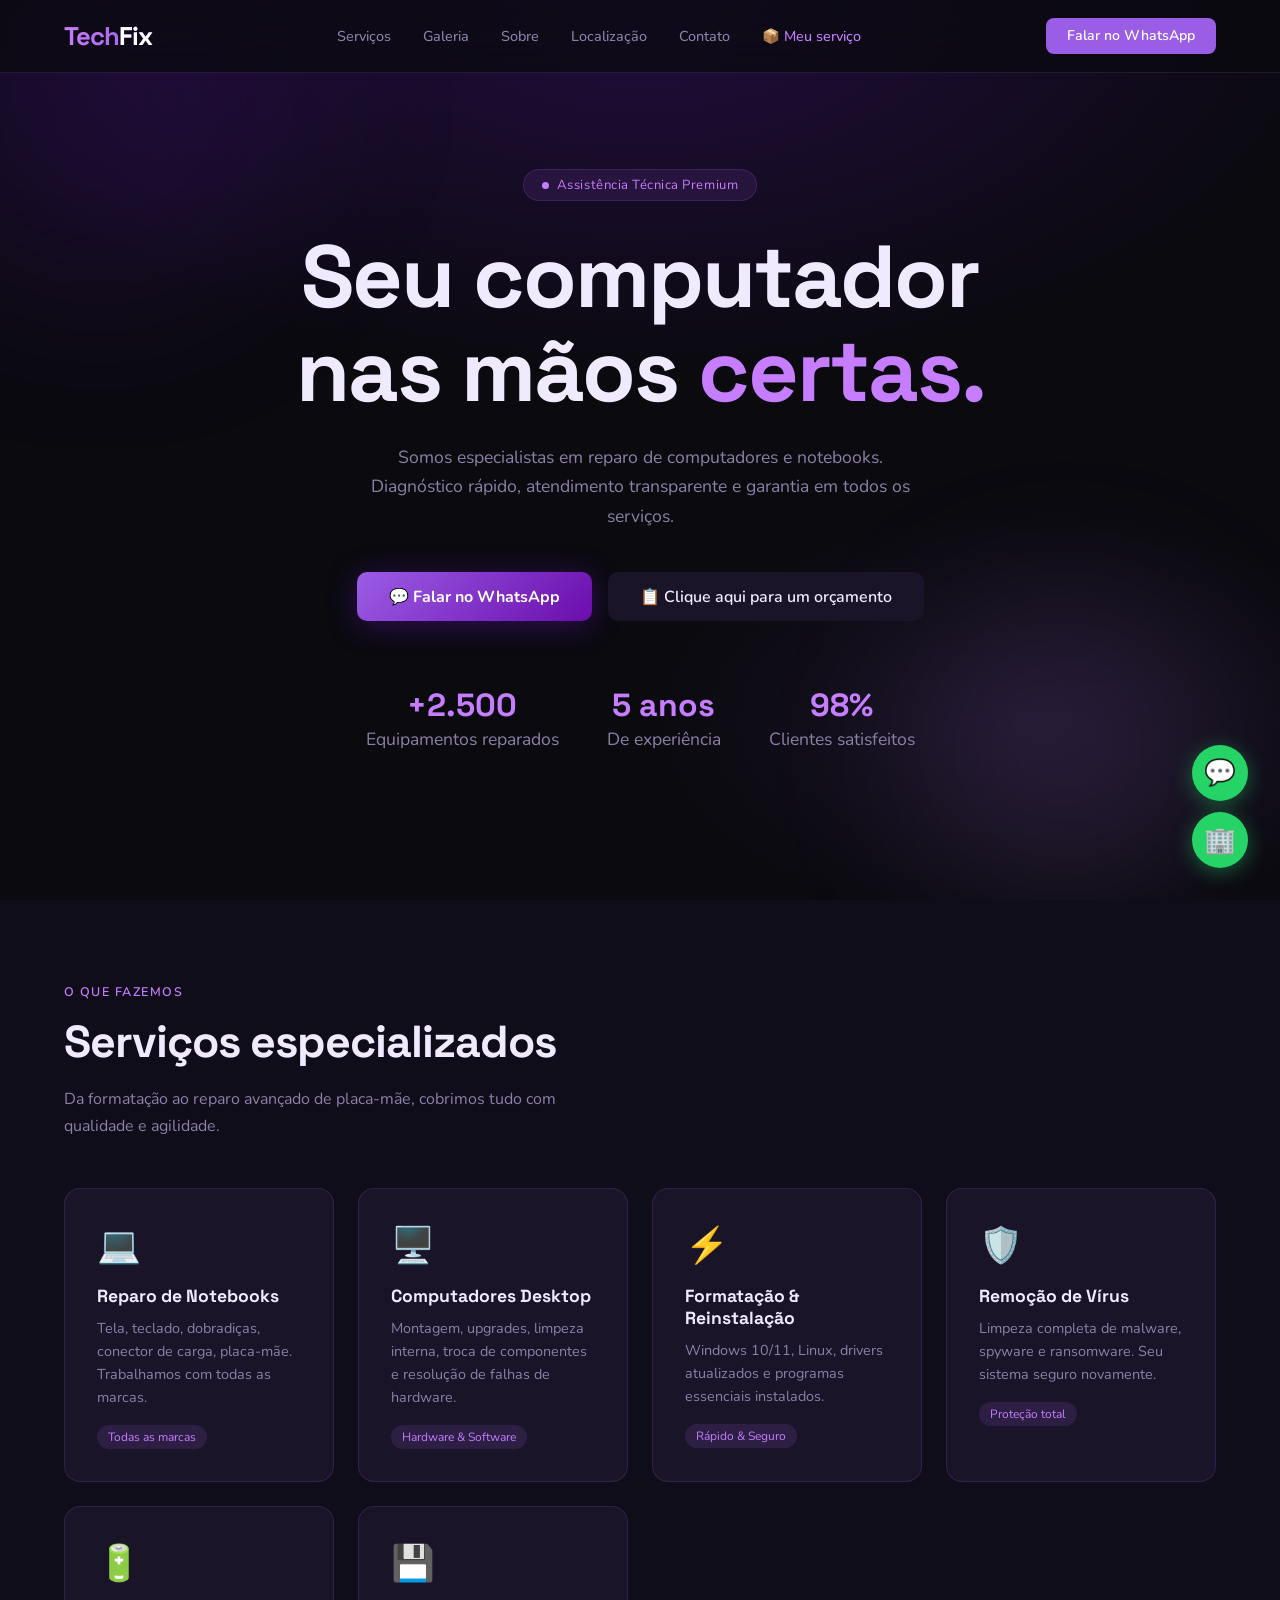
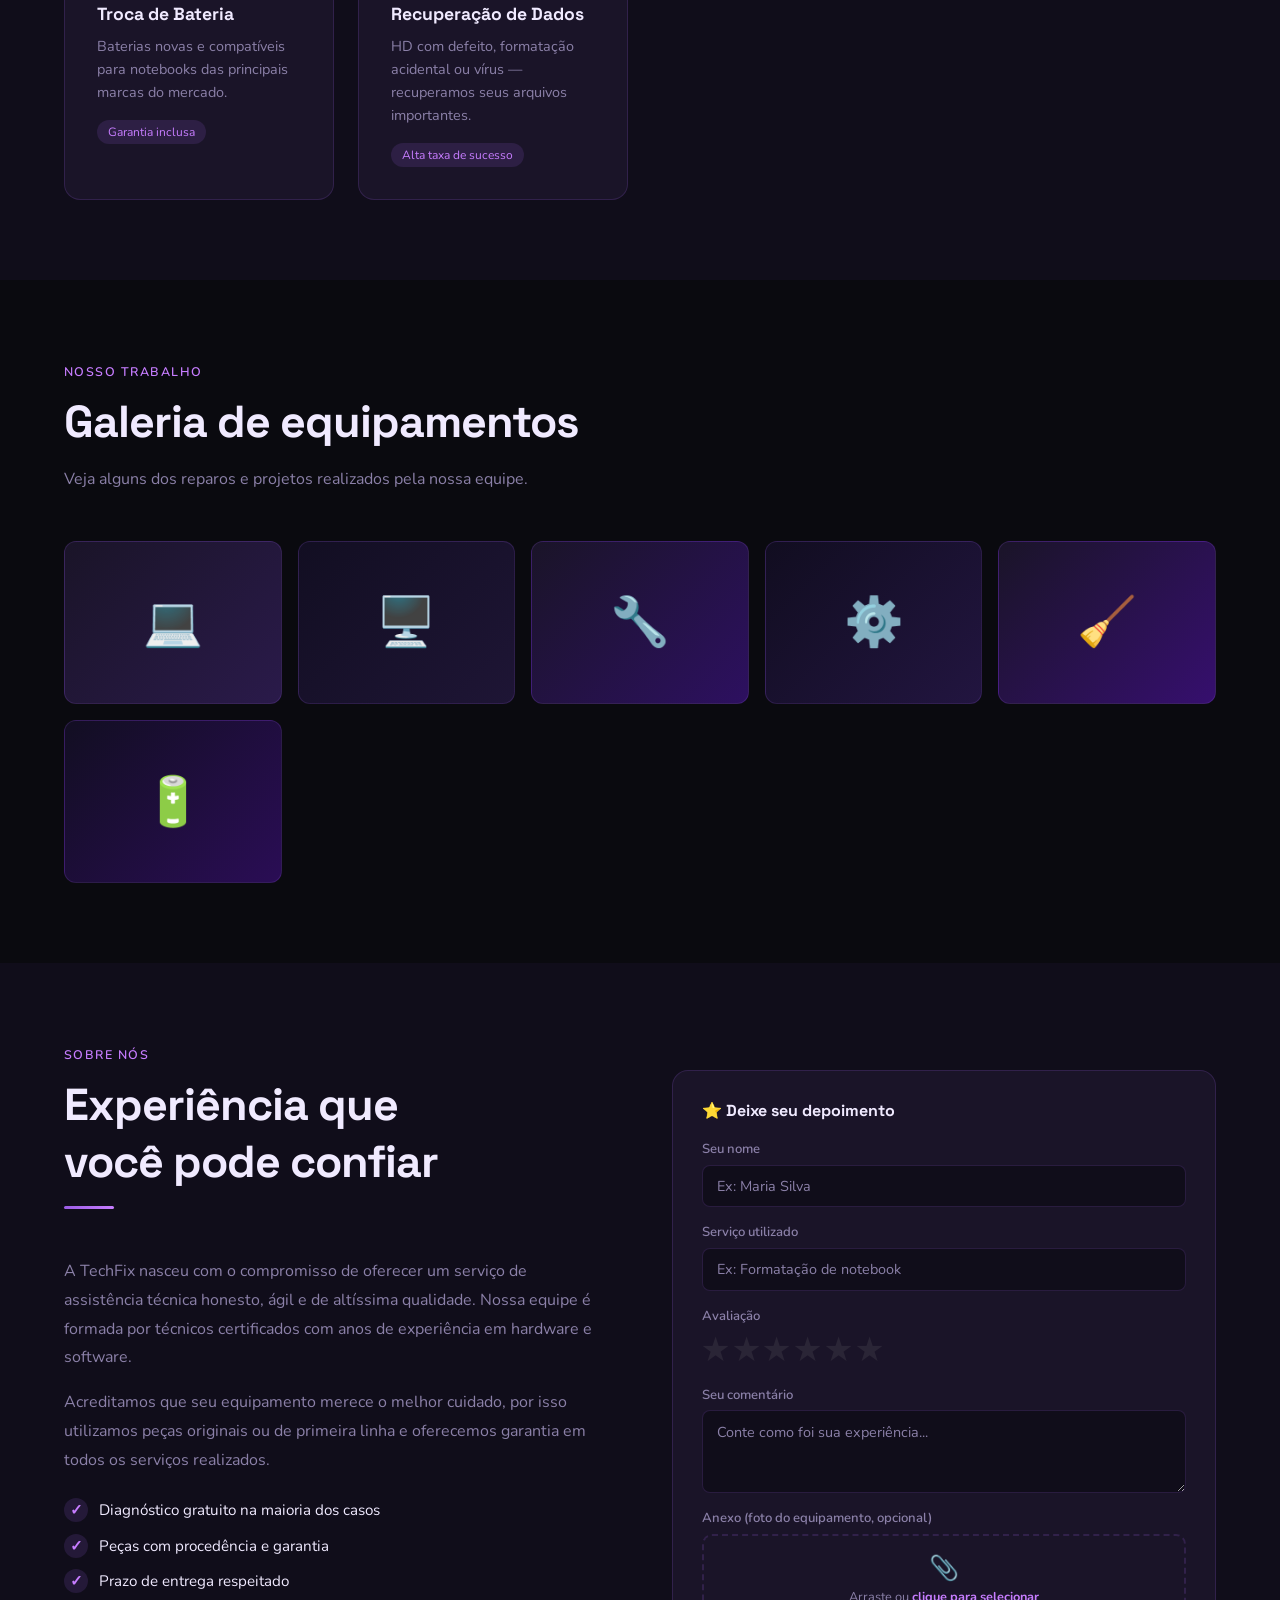
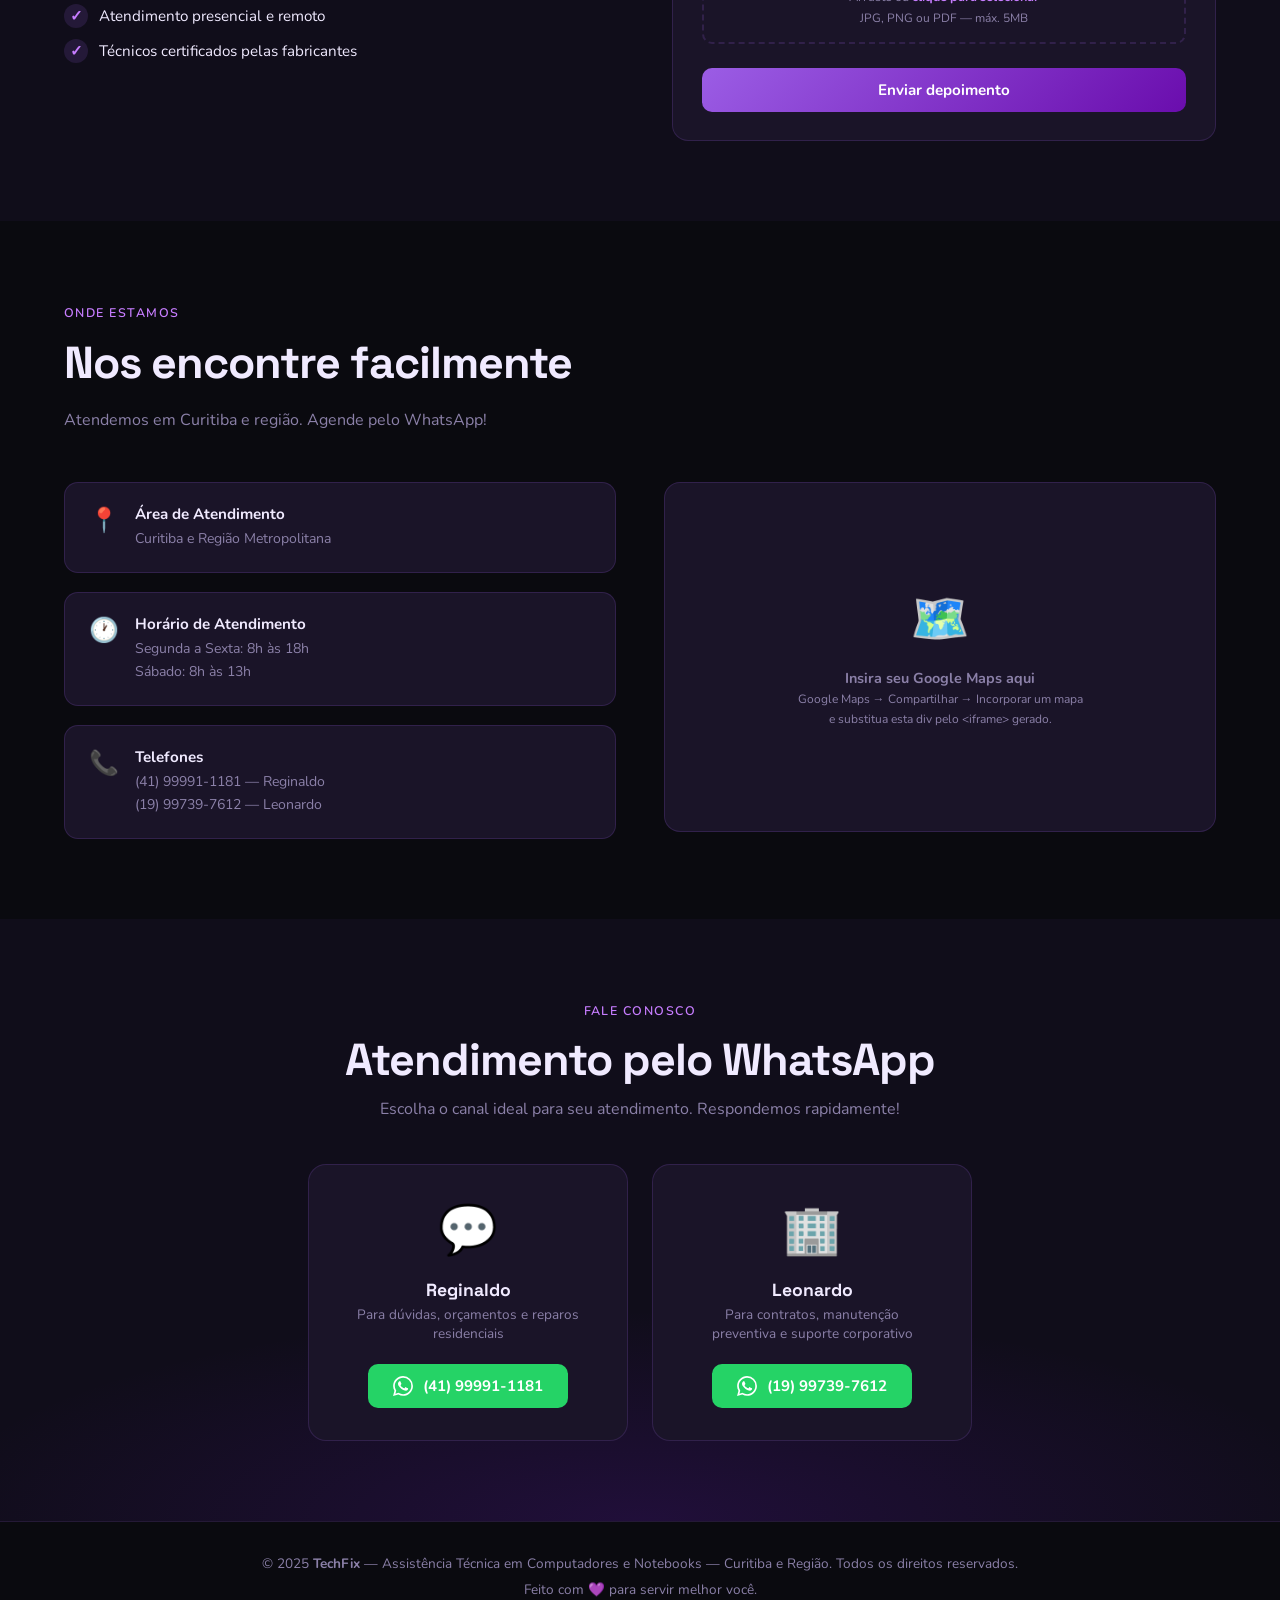
<file: TechFix/index.html>
<!DOCTYPE html>
<html lang="pt-BR">
<head>
  <meta charset="UTF-8" />
  <meta name="viewport" content="width=device-width, initial-scale=1.0"/>
  <title>TechFix | Assistência Técnica Premium</title>
  <link rel="preconnect" href="https://fonts.googleapis.com">
  <link href="https://fonts.googleapis.com/css2?family=Space+Grotesk:wght@400;500;600;700&family=Nunito:wght@300;400;500;600;700&display=swap" rel="stylesheet">

  <style>
    :root {
      --roxo:        #9b5de5;
      --roxo-claro:  #c77dff;
      --roxo-escuro: #6a0dad;
      --fundo:       #0a0a0f;
      --fundo2:      #100d1a;
      --card:        #1a1428;
      --texto:       #f0eaff;
      --texto-suave: #8b80a8;
      --verde-whats: #25D366;
      --borda:       rgba(155, 93, 229, 0.18);
    }

    *, *::before, *::after { box-sizing: border-box; margin: 0; padding: 0; }
    html { scroll-behavior: smooth; }

    body {
      font-family: 'Nunito', sans-serif;
      background: var(--fundo);
      color: var(--texto);
      overflow-x: hidden;
    }

    h1, h2, h3, h4, nav .logo { font-family: 'Space Grotesk', sans-serif; }

    body::before {
      content: '';
      position: fixed; inset: 0; z-index: 0;
      background-image: url("data:image/svg+xml,%3Csvg viewBox='0 0 200 200' xmlns='http://www.w3.org/2000/svg'%3E%3Cfilter id='n'%3E%3CfeTurbulence type='fractalNoise' baseFrequency='0.75' numOctaves='4' stitchTiles='stitch'/%3E%3C/filter%3E%3Crect width='100%25' height='100%25' filter='url(%23n)' opacity='0.04'/%3E%3C/svg%3E");
      pointer-events: none; opacity: 0.4;
    }

    /* NAV */
    nav {
      position: fixed; top: 0; width: 100%; z-index: 100;
      display: flex; align-items: center; justify-content: space-between;
      padding: 1.1rem 5%;
      background: rgba(10,10,15,0.75);
      backdrop-filter: blur(18px);
      border-bottom: 1px solid var(--borda);
    }
    .logo {
      font-size: 1.6rem; font-weight: 700; letter-spacing: -1px;
      background: linear-gradient(90deg, var(--roxo-claro), var(--roxo));
      -webkit-background-clip: text; -webkit-text-fill-color: transparent;
    }
    .logo span { color: white; -webkit-text-fill-color: white; }
    nav ul { list-style: none; display: flex; gap: 2rem; }
    nav ul a { color: var(--texto-suave); text-decoration: none; font-size: 0.9rem; font-weight: 500; transition: color .2s; }
    nav ul a:hover { color: var(--roxo-claro); }
    .nav-cta {
      background: var(--roxo); color: #fff; padding: .55rem 1.3rem;
      border-radius: 8px; font-weight: 600; font-size: 0.88rem;
      text-decoration: none; transition: background .2s, transform .15s;
    }
    .nav-cta:hover { background: var(--roxo-claro); transform: translateY(-1px); }
    .hamburger { display: none; flex-direction: column; gap: 5px; cursor: pointer; background: none; border: none; }
    .hamburger span { width: 24px; height: 2px; background: var(--texto); border-radius: 2px; transition: .3s; }

    /* HERO */
    #hero {
      min-height: 100vh; display: flex; align-items: center; justify-content: center;
      text-align: center; padding: 8rem 5% 4rem; position: relative;
      background:
        radial-gradient(ellipse 80% 60% at 50% 0%, rgba(107,22,200,0.25) 0%, transparent 70%),
        radial-gradient(ellipse 50% 40% at 80% 80%, rgba(155,93,229,0.1) 0%, transparent 60%),
        var(--fundo);
    }
    .hero-badge {
      display: inline-flex; align-items: center; gap: .5rem;
      background: rgba(155,93,229,0.12); border: 1px solid var(--borda);
      border-radius: 50px; padding: .4rem 1.1rem; font-size: .82rem;
      color: var(--roxo-claro); margin-bottom: 1.8rem; letter-spacing: .04em;
      animation: subirFadeIn .6s ease both;
    }
    .hero-badge::before { content: ''; width: 7px; height: 7px; background: var(--roxo-claro); border-radius: 50%; }
    #hero h1 {
      font-size: clamp(2.8rem, 7vw, 5.5rem); font-weight: 700;
      line-height: 1.07; letter-spacing: -2px; margin-bottom: 1.5rem;
      animation: subirFadeIn .7s .1s ease both;
    }
    #hero h1 .destaque { color: var(--roxo-claro); }
    #hero p {
      max-width: 560px; margin: 0 auto 2.5rem; color: var(--texto-suave);
      font-size: 1.1rem; line-height: 1.7; animation: subirFadeIn .7s .2s ease both;
    }
    .hero-btns { display: flex; gap: 1rem; justify-content: center; flex-wrap: wrap; animation: subirFadeIn .7s .3s ease both; }
    .btn-primario {
      background: linear-gradient(135deg, var(--roxo), var(--roxo-escuro));
      color: #fff; padding: .85rem 2rem; border-radius: 10px;
      font-weight: 700; font-size: 1rem; text-decoration: none;
      box-shadow: 0 4px 30px rgba(107,22,200,0.4); transition: transform .2s, box-shadow .2s;
    }
    .btn-primario:hover { transform: translateY(-2px); box-shadow: 0 8px 40px rgba(107,22,200,0.6); }
    .btn-secundario {
      background: var(--card); color: var(--texto); padding: .85rem 2rem;
      border-radius: 10px; font-weight: 600; font-size: 1rem;
      text-decoration: none; border: 1px solid var(--borda); transition: border-color .2s, background .2s;
    }
    .btn-secundario:hover { border-color: var(--roxo); background: rgba(155,93,229,0.08); }
    .hero-stats {
      display: flex; gap: 3rem; justify-content: center; flex-wrap: wrap;
      margin-top: 4rem; animation: subirFadeIn .7s .4s ease both;
    }
    .stat h3 { font-size: 2rem; font-weight: 700; color: var(--roxo-claro); }
    .stat p { font-size: .82rem; color: var(--texto-suave); margin-top: .2rem; }
    .esfera { position: absolute; border-radius: 50%; filter: blur(80px); pointer-events: none; z-index: 0; }
    .esfera1 { width: 400px; height: 400px; background: rgba(107,22,200,0.15); top: -100px; left: -100px; }
    .esfera2 { width: 300px; height: 300px; background: rgba(199,125,255,0.1); bottom: 0; right: 5%; }

    /* SEÇÕES */
    section { position: relative; padding: 5rem 5%; }
    .secao-etiqueta {
      display: inline-block; font-size: .78rem; letter-spacing: .12em;
      text-transform: uppercase; color: var(--roxo-claro); font-weight: 600; margin-bottom: .8rem;
    }
    .secao-titulo { font-size: clamp(1.8rem, 4vw, 2.8rem); font-weight: 700; letter-spacing: -1px; margin-bottom: 1rem; }
    .secao-sub { color: var(--texto-suave); max-width: 540px; line-height: 1.7; margin-bottom: 3rem; }
    .divisor { width: 50px; height: 3px; background: linear-gradient(90deg, var(--roxo), var(--roxo-claro)); border-radius: 2px; margin-bottom: 3rem; }

    /* SERVIÇOS */
    #servicos { background: var(--fundo2); }
    .grade-servicos { display: grid; grid-template-columns: repeat(auto-fit, minmax(240px, 1fr)); gap: 1.5rem; }
    .card-servico {
      background: var(--card); border: 1px solid var(--borda); border-radius: 16px;
      padding: 2rem; transition: transform .25s, border-color .25s, box-shadow .25s;
      position: relative; overflow: hidden;
    }
    .card-servico::before {
      content: ''; position: absolute; inset: 0;
      background: linear-gradient(135deg, rgba(155,93,229,0.06), transparent);
      opacity: 0; transition: opacity .25s;
    }
    .card-servico:hover { transform: translateY(-5px); border-color: var(--roxo); box-shadow: 0 12px 40px rgba(107,22,200,0.2); }
    .card-servico:hover::before { opacity: 1; }
    .icone-servico { font-size: 2.2rem; margin-bottom: 1rem; }
    .card-servico h3 { font-size: 1.1rem; font-weight: 700; margin-bottom: .6rem; }
    .card-servico p { color: var(--texto-suave); font-size: .9rem; line-height: 1.6; }
    .etiqueta-servico {
      display: inline-block; margin-top: 1rem; font-size: .75rem;
      background: rgba(155,93,229,0.15); color: var(--roxo-claro); padding: .25rem .7rem; border-radius: 20px;
    }

    /* GALERIA */
    #galeria { background: var(--fundo); }
    .grade-galeria { display: grid; grid-template-columns: repeat(auto-fit, minmax(200px, 1fr)); gap: 1rem; margin-top: 1rem; }
    .item-galeria {
      aspect-ratio: 4/3; border-radius: 12px; overflow: hidden;
      border: 1px solid var(--borda); background: var(--card);
      display: flex; align-items: center; justify-content: center;
      font-size: 3rem; position: relative; transition: transform .25s; cursor: pointer;
    }
    .item-galeria:hover { transform: scale(1.03); }
    .item-galeria .legenda {
      position: absolute; inset: 0;
      background: linear-gradient(to top, rgba(107,22,200,0.6), transparent);
      display: flex; align-items: flex-end; padding: 1rem; opacity: 0; transition: opacity .25s;
    }
    .item-galeria:hover .legenda { opacity: 1; }
    .item-galeria .legenda span { font-size: .85rem; font-weight: 600; color: #fff; }

    /* SOBRE */
    #sobre { background: var(--fundo2); }
    .grade-sobre { display: grid; grid-template-columns: 1fr 1fr; gap: 4rem; align-items: start; }
    .texto-sobre h2 { margin-bottom: 1rem; }
    .texto-sobre p { color: var(--texto-suave); line-height: 1.8; margin-bottom: 1rem; }
    .lista-diferenciais { list-style: none; margin-top: 1.5rem; display: flex; flex-direction: column; gap: .7rem; }
    .lista-diferenciais li { display: flex; align-items: center; gap: .7rem; font-size: .95rem; }
    .lista-diferenciais li::before {
      content: '✓'; color: var(--roxo-claro); font-weight: 800;
      background: rgba(155,93,229,0.15); width: 24px; height: 24px;
      border-radius: 50%; display: flex; align-items: center; justify-content: center; flex-shrink: 0;
    }

    /* COLUNA DE DEPOIMENTOS */
    .coluna-depoimentos { display: flex; flex-direction: column; gap: 1.2rem; }

    /* DEPOIMENTOS EXISTENTES */
    .card-depoimento {
      background: var(--card); border: 1px solid var(--borda); border-radius: 14px;
      padding: 1.5rem; position: relative;
    }
    .card-depoimento::before {
      content: '"'; position: absolute; top: .5rem; right: 1.2rem;
      font-size: 4rem; color: var(--roxo); opacity: .3;
      font-family: 'Space Grotesk', sans-serif; line-height: 1;
    }
    .estrelas { color: #f5a623; font-size: .85rem; margin-bottom: .6rem; }
    .card-depoimento p { color: var(--texto-suave); font-size: .9rem; line-height: 1.6; margin-bottom: 1rem; }
    .avaliador { display: flex; align-items: center; gap: .7rem; }
    .avatar {
      width: 36px; height: 36px; border-radius: 50%;
      background: linear-gradient(135deg, var(--roxo), var(--roxo-escuro));
      display: flex; align-items: center; justify-content: center; font-weight: 800; font-size: .85rem;
    }
    .info-avaliador strong { font-size: .9rem; display: block; }
    .info-avaliador span { font-size: .78rem; color: var(--texto-suave); }

    /* FORMULÁRIO DE DEPOIMENTO */
    .form-depoimento {
      background: var(--card); border: 1px solid var(--borda); border-radius: 16px;
      padding: 1.8rem; margin-top: .5rem;
    }
    .form-depoimento h4 { font-size: 1rem; font-weight: 700; margin-bottom: 1.2rem; color: var(--texto); }

    .campo-grupo { display: flex; flex-direction: column; gap: .4rem; margin-bottom: 1rem; }
    .campo-grupo label { font-size: .82rem; color: var(--texto-suave); font-weight: 600; }
    .campo-grupo input,
    .campo-grupo textarea {
      background: var(--fundo2); border: 1px solid var(--borda); border-radius: 8px;
      padding: .65rem .9rem; color: var(--texto); font-family: 'Nunito', sans-serif;
      font-size: .9rem; outline: none; transition: border-color .2s; resize: vertical;
    }
    .campo-grupo input:focus,
    .campo-grupo textarea:focus { border-color: var(--roxo); }
    .campo-grupo input::placeholder,
    .campo-grupo textarea::placeholder { color: var(--texto-suave); }

    /* Seletor de estrelas interativo */
    .seletor-estrelas { display: flex; flex-direction: row-reverse; gap: .3rem; justify-content: flex-end; }
    .seletor-estrelas input { display: none; }
    .seletor-estrelas label {
      font-size: 1.8rem; cursor: pointer; color: var(--borda);
      transition: color .15s; filter: grayscale(1);
    }
    .seletor-estrelas input:checked ~ label,
    .seletor-estrelas label:hover,
    .seletor-estrelas label:hover ~ label {
      color: #f5a623; filter: grayscale(0);
    }

    /* Upload de arquivo */
    .area-upload {
      border: 2px dashed var(--borda); border-radius: 10px; padding: 1rem;
      text-align: center; cursor: pointer; transition: border-color .2s; position: relative;
    }
    .area-upload:hover { border-color: var(--roxo); }
    .area-upload input[type="file"] { position: absolute; inset: 0; opacity: 0; cursor: pointer; width: 100%; height: 100%; }
    .area-upload .upload-icone { font-size: 1.5rem; margin-bottom: .3rem; }
    .area-upload p { font-size: .8rem; color: var(--texto-suave); }
    .area-upload p strong { color: var(--roxo-claro); }
    .preview-arquivo {
      display: none; align-items: center; gap: .6rem; margin-top: .7rem;
      background: rgba(155,93,229,0.1); padding: .5rem .8rem; border-radius: 8px;
    }
    .preview-arquivo.visivel { display: flex; }
    .preview-arquivo span { font-size: .82rem; color: var(--roxo-claro); flex: 1; overflow: hidden; text-overflow: ellipsis; white-space: nowrap; }
    .preview-arquivo button { background: none; border: none; color: var(--texto-suave); cursor: pointer; font-size: 1rem; }

    /* Botão enviar depoimento */
    .btn-enviar-dep {
      width: 100%; padding: .75rem; border-radius: 10px; border: none;
      background: linear-gradient(135deg, var(--roxo), var(--roxo-escuro));
      color: #fff; font-weight: 700; font-size: .95rem; cursor: pointer;
      font-family: 'Nunito', sans-serif; transition: opacity .2s, transform .15s; margin-top: .5rem;
    }
    .btn-enviar-dep:hover { opacity: .9; transform: translateY(-1px); }

    /* Mensagem de sucesso */
    .msg-sucesso {
      display: none; align-items: center; gap: .6rem; justify-content: center;
      padding: .9rem; background: rgba(37,211,102,0.12); border: 1px solid rgba(37,211,102,0.3);
      border-radius: 10px; color: #25D366; font-size: .9rem; font-weight: 600; margin-top: .8rem;
    }
    .msg-sucesso.visivel { display: flex; }

    /* LOCALIZAÇÃO */
    #localizacao { background: var(--fundo); }
    .grade-localizacao { display: grid; grid-template-columns: 1fr 1fr; gap: 3rem; align-items: start; }
    .info-localizacao { display: flex; flex-direction: column; gap: 1.2rem; }
    .card-info {
      background: var(--card); border: 1px solid var(--borda); border-radius: 14px;
      padding: 1.3rem 1.5rem; display: flex; align-items: flex-start; gap: 1rem;
    }
    .icone-info { font-size: 1.5rem; flex-shrink: 0; }
    .card-info strong { display: block; margin-bottom: .2rem; font-size: .95rem; }
    .card-info span { color: var(--texto-suave); font-size: .88rem; line-height: 1.6; }
    .area-mapa {
      width: 100%; height: 350px; border-radius: 16px; border: 1px solid var(--borda);
      overflow: hidden; background: var(--card);
      display: flex; align-items: center; justify-content: center;
      flex-direction: column; gap: 1rem; color: var(--texto-suave);
      font-size: .9rem; text-align: center;
    }
    .icone-mapa { font-size: 3rem; }

    /* CONTATO */
    #contato {
      background: var(--fundo2);
      background-image: radial-gradient(ellipse 80% 50% at 50% 100%, rgba(107,22,200,0.18) 0%, transparent 70%);
    }
    .area-contato { text-align: center; }
    .area-contato .secao-titulo { margin-bottom: .5rem; }
    .area-contato .secao-sub { margin: 0 auto 2.5rem; }
    .cards-whatsapp { display: flex; gap: 1.5rem; justify-content: center; flex-wrap: wrap; }
    .card-whatsapp {
      background: var(--card); border: 1px solid var(--borda); border-radius: 18px;
      padding: 2rem 2.5rem; min-width: 260px; max-width: 320px;
      text-align: center; transition: transform .25s, box-shadow .25s, border-color .25s;
    }
    .card-whatsapp:hover { transform: translateY(-5px); border-color: var(--verde-whats); box-shadow: 0 12px 40px rgba(37,211,102,0.15); }
    .icone-whatsapp { font-size: 3rem; margin-bottom: 1rem; }
    .card-whatsapp h3 { font-size: 1.1rem; font-weight: 700; margin-bottom: .3rem; }
    .descricao-whatsapp { color: var(--texto-suave); font-size: .85rem; margin-bottom: 1.3rem; }
    .btn-whatsapp {
      display: inline-flex; align-items: center; gap: .6rem;
      background: var(--verde-whats); color: #fff; padding: .75rem 1.6rem;
      border-radius: 10px; font-weight: 700; text-decoration: none; font-size: .95rem;
      transition: background .2s, transform .15s;
    }
    .btn-whatsapp:hover { background: #1ebe5d; transform: scale(1.03); }

    /* FOOTER */
    footer {
      background: var(--fundo); border-top: 1px solid var(--borda);
      text-align: center; padding: 2rem 5%; color: var(--texto-suave); font-size: .85rem;
    }

    /* BOTÕES FLUTUANTES */
    .whatsapp-flutuante {
      position: fixed; bottom: 2rem; right: 2rem; z-index: 200;
      display: flex; flex-direction: column; gap: .7rem; align-items: flex-end;
    }
    .btn-flutuante {
      width: 56px; height: 56px; border-radius: 50%; background: var(--verde-whats);
      display: flex; align-items: center; justify-content: center;
      box-shadow: 0 4px 20px rgba(37,211,102,0.4); text-decoration: none;
      font-size: 1.6rem; transition: transform .2s; position: relative;
    }
    .btn-flutuante:hover { transform: scale(1.12); }
    .btn-flutuante .dica {
      position: absolute; right: 68px; background: #111; color: #fff;
      white-space: nowrap; font-size: .78rem; padding: .3rem .7rem;
      border-radius: 6px; pointer-events: none; opacity: 0; transition: opacity .2s;
    }
    .btn-flutuante:hover .dica { opacity: 1; }

    /* MODAL POPUP DE ORÇAMENTO */
    .modal-overlay {
      position: fixed; inset: 0; z-index: 999;
      background: rgba(5, 3, 12, 0.85);
      backdrop-filter: blur(6px);
      display: flex; align-items: center; justify-content: center;
      padding: 1rem;
      opacity: 0; pointer-events: none;
      transition: opacity .3s ease;
    }
    .modal-overlay.aberto {
      opacity: 1; pointer-events: all;
    }
    .modal-box {
      background: var(--fundo2);
      border: 1px solid var(--borda);
      border-radius: 24px;
      width: 100%; max-width: 680px;
      max-height: 92vh;
      overflow-y: auto;
      padding: 2rem 2.2rem;
      position: relative;
      transform: translateY(30px) scale(.97);
      transition: transform .35s cubic-bezier(.34,1.56,.64,1);
      scrollbar-width: thin;
      scrollbar-color: var(--roxo) transparent;
    }
    .modal-overlay.aberto .modal-box {
      transform: translateY(0) scale(1);
    }
    .modal-header {
      display: flex; align-items: flex-start; justify-content: space-between;
      margin-bottom: 1.6rem; gap: 1rem;
    }
    .modal-header h2 { font-size: 1.3rem; font-weight: 700; }
    .modal-header p { font-size: .85rem; color: var(--texto-suave); margin-top: .3rem; }
    .btn-fechar-modal {
      background: rgba(155,93,229,0.12); border: 1px solid var(--borda);
      color: var(--texto-suave); width: 36px; height: 36px; border-radius: 50%;
      cursor: pointer; font-size: 1.1rem; display: flex; align-items: center;
      justify-content: center; flex-shrink: 0; transition: all .2s;
    }
    .btn-fechar-modal:hover { background: rgba(155,93,229,0.25); color: var(--texto); }

    /* Barra de progresso */
    .barra-progresso {
      display: flex; align-items: center; margin-bottom: 1.8rem;
    }
    .passo-dot {
      display: flex; flex-direction: column; align-items: center; gap: .35rem;
      flex: 1; position: relative;
    }
    .passo-dot:not(:last-child)::after {
      content: ''; position: absolute; top: 13px; left: calc(50% + 13px);
      width: calc(100% - 26px); height: 2px; background: var(--borda);
      z-index: 0; transition: background .4s;
    }
    .passo-dot.completo:not(:last-child)::after { background: var(--roxo); }
    .passo-circulo {
      width: 26px; height: 26px; border-radius: 50%; border: 2px solid var(--borda);
      background: var(--card); display: flex; align-items: center; justify-content: center;
      font-size: .72rem; font-weight: 700; color: var(--texto-suave);
      transition: all .3s; z-index: 1; position: relative;
    }
    .passo-dot.ativo .passo-circulo {
      border-color: var(--roxo); background: var(--roxo); color: #fff;
      box-shadow: 0 0 0 4px rgba(155,93,229,0.2);
    }
    .passo-dot.completo .passo-circulo { border-color: var(--roxo-claro); background: var(--roxo-claro); color: #fff; }
    .passo-label { font-size: .68rem; color: var(--texto-suave); text-align: center; }
    .passo-dot.ativo .passo-label { color: var(--roxo-claro); font-weight: 700; }

    /* Etapas do modal */
    .etapa-card { display: none; animation: subirFadeIn .3s ease both; }
    .etapa-card.ativa { display: block; }
    .etapa-card h3 { font-size: 1.1rem; font-weight: 700; margin-bottom: .3rem; }
    .etapa-card .etapa-sub { color: var(--texto-suave); font-size: .88rem; margin-bottom: 1.4rem; }

    .grade-opcoes {
      display: grid; grid-template-columns: repeat(auto-fill, minmax(130px, 1fr));
      gap: .7rem; margin-bottom: 1.4rem;
    }
    .opcao {
      background: var(--card); border: 2px solid var(--borda); border-radius: 12px;
      padding: .9rem .7rem; text-align: center; cursor: pointer;
      transition: all .2s; user-select: none;
    }
    .opcao:hover { border-color: var(--roxo); background: rgba(155,93,229,0.06); }
    .opcao.selecionada { border-color: var(--roxo-claro); background: rgba(155,93,229,0.14); }
    .opcao .op-icone { font-size: 1.6rem; margin-bottom: .4rem; }
    .opcao .op-nome { font-size: .82rem; font-weight: 700; color: var(--texto); }
    .opcao .op-desc { font-size: .68rem; color: var(--texto-suave); margin-top: .15rem; }

    .campo-orc { display: flex; flex-direction: column; gap: .35rem; margin-bottom: .9rem; }
    .campo-orc label { font-size: .8rem; color: var(--texto-suave); font-weight: 600; }
    .campo-orc input, .campo-orc textarea {
      background: var(--card); border: 1px solid var(--borda); border-radius: 10px;
      padding: .65rem .9rem; color: var(--texto); font-family: 'Nunito', sans-serif;
      font-size: .9rem; outline: none; transition: border-color .2s; resize: vertical;
    }
    .campo-orc input:focus, .campo-orc textarea:focus { border-color: var(--roxo); }
    .campo-orc input::placeholder, .campo-orc textarea::placeholder { color: var(--texto-suave); }
    .campos-linha { display: grid; grid-template-columns: 1fr 1fr; gap: .8rem; }

    .chips-urgencia { display: flex; gap: .5rem; flex-wrap: wrap; margin-bottom: 1rem; }
    .chip {
      padding: .4rem .9rem; border-radius: 50px; border: 2px solid var(--borda);
      background: var(--card); font-size: .8rem; font-weight: 600; cursor: pointer;
      transition: all .2s; color: var(--texto-suave);
    }
    .chip:hover { border-color: var(--roxo); color: var(--texto); }
    .chip.selecionado { border-color: var(--roxo-claro); background: rgba(155,93,229,0.14); color: var(--roxo-claro); }

    .nav-etapas { display: flex; gap: .8rem; justify-content: flex-end; margin-top: 1rem; }
    .btn-voltar {
      background: transparent; border: 1px solid var(--borda); color: var(--texto-suave);
      padding: .65rem 1.3rem; border-radius: 10px; font-weight: 600; font-size: .88rem;
      cursor: pointer; font-family: 'Nunito', sans-serif; transition: all .2s;
    }
    .btn-voltar:hover { border-color: var(--roxo); color: var(--texto); }
    .btn-avancar {
      background: linear-gradient(135deg, var(--roxo), var(--roxo-escuro));
      border: none; color: #fff; padding: .65rem 1.6rem; border-radius: 10px;
      font-weight: 700; font-size: .88rem; cursor: pointer; font-family: 'Nunito', sans-serif;
      transition: opacity .2s, transform .15s;
    }
    .btn-avancar:hover { opacity: .9; transform: translateY(-1px); }

    .resumo-final {
      background: var(--card); border: 1px solid var(--borda); border-radius: 14px;
      padding: 1.1rem 1.3rem; margin-bottom: 1.2rem;
    }
    .resumo-final h4 { font-size: .82rem; color: var(--texto-suave); margin-bottom: .7rem; text-transform: uppercase; letter-spacing: .06em; }
    .resumo-linha {
      display: flex; justify-content: space-between; align-items: flex-start;
      padding: .35rem 0; border-bottom: 1px solid var(--borda); font-size: .85rem;
    }
    .resumo-linha:last-child { border-bottom: none; }
    .resumo-linha span:first-child { color: var(--texto-suave); white-space: nowrap; margin-right: .8rem; }
    .resumo-linha span:last-child { color: var(--texto); font-weight: 600; text-align: right; }

    .tecnico-cards { display: flex; gap: .8rem; flex-wrap: wrap; margin-bottom: 1.2rem; }
    .tecnico-card {
      flex: 1; min-width: 150px; background: var(--card); border: 2px solid var(--borda);
      border-radius: 12px; padding: 1rem; cursor: pointer; transition: all .2s; text-align: center;
    }
    .tecnico-card:hover { border-color: var(--roxo); }
    .tecnico-card.selecionado { border-color: var(--roxo-claro); background: rgba(155,93,229,0.1); }
    .tecnico-card .tec-nome { font-weight: 700; font-size: .9rem; margin-bottom: .15rem; }
    .tecnico-card .tec-num { font-size: .75rem; color: var(--texto-suave); }

    .btn-enviar-orc {
      width: 100%; padding: .8rem; border-radius: 12px; border: none;
      background: var(--verde-whats); color: #fff; font-weight: 700; font-size: .95rem;
      cursor: pointer; font-family: 'Nunito', sans-serif;
      display: flex; align-items: center; justify-content: center; gap: .5rem;
      transition: background .2s, transform .15s; margin-top: .4rem;
    }
    .btn-enviar-orc:hover { background: #1ebe5d; transform: translateY(-1px); }

    @media (max-width: 600px) {
      .campos-linha { grid-template-columns: 1fr; }
      .modal-box { padding: 1.4rem 1.1rem; }
      .grade-opcoes { grid-template-columns: repeat(2, 1fr); }
    }

    /* ANIMAÇÕES */
    @keyframes girar { to { transform: rotate(360deg); } }
    @keyframes subirFadeIn {
      from { opacity: 0; transform: translateY(24px); }
      to   { opacity: 1; transform: translateY(0); }
    }
    .revelar { opacity: 0; transform: translateY(30px); transition: opacity .6s ease, transform .6s ease; }
    .revelar.visivel { opacity: 1; transform: none; }

    /* RESPONSIVO */
    @media (max-width: 768px) {
      nav ul, .nav-cta { display: none; }
      .hamburger { display: flex; }
      nav.aberto ul {
        display: flex; flex-direction: column; position: absolute;
        top: 70px; left: 0; width: 100%; background: var(--fundo2);
        padding: 1.5rem 5%; gap: 1.2rem; border-bottom: 1px solid var(--borda);
      }
      nav.aberto .nav-cta { display: block; }
      .grade-sobre, .grade-localizacao { grid-template-columns: 1fr; }
      .hero-stats { gap: 1.5rem; }
      .whatsapp-flutuante { bottom: 1rem; right: 1rem; }
    }
  </style>
</head>
<body>

<nav id="navbar">
  <div class="logo">Tech<span>Fix</span></div>
  <ul>
    <li><a href="#servicos">Serviços</a></li>
    <li><a href="#galeria">Galeria</a></li>
    <li><a href="#sobre">Sobre</a></li>
    <li><a href="#localizacao">Localização</a></li>
    <li><a href="#contato">Contato</a></li>
    <li><a href="acompanhar.html" style="color:var(--roxo-claro)">📦 Meu serviço</a></li>
  </ul>
  <a href="#contato" class="nav-cta">Falar no WhatsApp</a>
  <button class="hamburger" onclick="document.getElementById('navbar').classList.toggle('aberto')" aria-label="Menu">
    <span></span><span></span><span></span>
  </button>
</nav>

<!-- HERO -->
<section id="hero">
  <div class="esfera esfera1"></div>
  <div class="esfera esfera2"></div>
  <div style="position:relative;z-index:1">
    <div class="hero-badge">Assistência Técnica Premium</div>
    <h1>Seu computador<br>nas mãos <span class="destaque">certas.</span></h1>
    <p>Somos especialistas em reparo de computadores e notebooks. Diagnóstico rápido, atendimento transparente e garantia em todos os serviços.</p>
    <div class="hero-btns">
      <a href="#contato" class="btn-primario">💬 Falar no WhatsApp</a>
      <button class="btn-secundario" onclick="abrirModal()" style="cursor:pointer;border:none;font-family:'Nunito',sans-serif">📋 Clique aqui para um orçamento</button>
    </div>
    <div class="hero-stats">
      <div class="stat"><h3>+2.500</h3><p>Equipamentos reparados</p></div>
      <div class="stat"><h3>5 anos</h3><p>De experiência</p></div>
      <div class="stat"><h3>98%</h3><p>Clientes satisfeitos</p></div>
    </div>
  </div>
</section>

<!-- SERVIÇOS -->
<section id="servicos">
  <div class="revelar">
    <span class="secao-etiqueta">O que fazemos</span>
    <h2 class="secao-titulo">Serviços especializados</h2>
    <p class="secao-sub">Da formatação ao reparo avançado de placa-mãe, cobrimos tudo com qualidade e agilidade.</p>
  </div>
  <div class="grade-servicos revelar">
    <div class="card-servico">
      <div class="icone-servico">💻</div>
      <h3>Reparo de Notebooks</h3>
      <p>Tela, teclado, dobradiças, conector de carga, placa-mãe. Trabalhamos com todas as marcas.</p>
      <span class="etiqueta-servico">Todas as marcas</span>
    </div>
    <div class="card-servico">
      <div class="icone-servico">🖥️</div>
      <h3>Computadores Desktop</h3>
      <p>Montagem, upgrades, limpeza interna, troca de componentes e resolução de falhas de hardware.</p>
      <span class="etiqueta-servico">Hardware & Software</span>
    </div>
    <div class="card-servico">
      <div class="icone-servico">⚡</div>
      <h3>Formatação & Reinstalação</h3>
      <p>Windows 10/11, Linux, drivers atualizados e programas essenciais instalados.</p>
      <span class="etiqueta-servico">Rápido & Seguro</span>
    </div>
    <div class="card-servico">
      <div class="icone-servico">🛡️</div>
      <h3>Remoção de Vírus</h3>
      <p>Limpeza completa de malware, spyware e ransomware. Seu sistema seguro novamente.</p>
      <span class="etiqueta-servico">Proteção total</span>
    </div>
    <div class="card-servico">
      <div class="icone-servico">🔋</div>
      <h3>Troca de Bateria</h3>
      <p>Baterias novas e compatíveis para notebooks das principais marcas do mercado.</p>
      <span class="etiqueta-servico">Garantia inclusa</span>
    </div>
    <div class="card-servico">
      <div class="icone-servico">💾</div>
      <h3>Recuperação de Dados</h3>
      <p>HD com defeito, formatação acidental ou vírus — recuperamos seus arquivos importantes.</p>
      <span class="etiqueta-servico">Alta taxa de sucesso</span>
    </div>
  </div>
</section>

<!-- GALERIA -->
<section id="galeria">
  <div class="revelar">
    <span class="secao-etiqueta">Nosso trabalho</span>
    <h2 class="secao-titulo">Galeria de equipamentos</h2>
    <p class="secao-sub">Veja alguns dos reparos e projetos realizados pela nossa equipe.</p>
  </div>
  <div class="grade-galeria revelar">
    <div class="item-galeria" style="background:linear-gradient(135deg,#1a1428,#2a1a4a)">
      💻<div class="legenda"><span>Reparo de notebook Dell</span></div>
    </div>
    <div class="item-galeria" style="background:linear-gradient(135deg,#120e22,#1e1535)">
      🖥️<div class="legenda"><span>Montagem desktop gamer</span></div>
    </div>
    <div class="item-galeria" style="background:linear-gradient(135deg,#1a1428,#2d1060)">
      🔧<div class="legenda"><span>Manutenção preventiva</span></div>
    </div>
    <div class="item-galeria" style="background:linear-gradient(135deg,#110d20,#221540)">
      ⚙️<div class="legenda"><span>Troca de tela LCD</span></div>
    </div>
    <div class="item-galeria" style="background:linear-gradient(135deg,#1a1428,#360f6e)">
      🧹<div class="legenda"><span>Limpeza interna</span></div>
    </div>
    <div class="item-galeria" style="background:linear-gradient(135deg,#120e22,#2a0d55)">
      🔋<div class="legenda"><span>Troca de bateria</span></div>
    </div>
  </div>
</section>

<!-- SOBRE + DEPOIMENTOS -->
<section id="sobre">
  <div class="grade-sobre">

    <!-- Texto institucional -->
    <div class="texto-sobre revelar">
      <span class="secao-etiqueta">Sobre nós</span>
      <h2 class="secao-titulo">Experiência que<br>você pode confiar</h2>
      <div class="divisor"></div>
      <p>A TechFix nasceu com o compromisso de oferecer um serviço de assistência técnica honesto, ágil e de altíssima qualidade. Nossa equipe é formada por técnicos certificados com anos de experiência em hardware e software.</p>
      <p>Acreditamos que seu equipamento merece o melhor cuidado, por isso utilizamos peças originais ou de primeira linha e oferecemos garantia em todos os serviços realizados.</p>
      <ul class="lista-diferenciais">
        <li>Diagnóstico gratuito na maioria dos casos</li>
        <li>Peças com procedência e garantia</li>
        <li>Prazo de entrega respeitado</li>
        <li>Atendimento presencial e remoto</li>
        <li>Técnicos certificados pelas fabricantes</li>
      </ul>
    </div>

    <!-- Depoimentos + formulário -->
    <div class="coluna-depoimentos revelar">

      <!-- Depoimentos aprovados carregados do banco -->
      <div id="deps-aprovados">
        <div style="text-align:center;padding:1rem;color:var(--texto-suave);font-size:.85rem">
          <span style="display:inline-block;width:16px;height:16px;border:2px solid var(--borda);border-top-color:var(--roxo);border-radius:50%;animation:girar .7s linear infinite;vertical-align:middle;margin-right:.4rem"></span>
          Carregando avaliações...
        </div>
      </div>

      <!-- Formulário para novo depoimento -->
      <div class="form-depoimento">
        <h4>⭐ Deixe seu depoimento</h4>

        <div class="campo-grupo">
          <label>Seu nome</label>
          <input type="text" id="dep-nome" placeholder="Ex: Maria Silva" maxlength="60" />
        </div>

        <div class="campo-grupo">
          <label>Serviço utilizado</label>
          <input type="text" id="dep-servico" placeholder="Ex: Formatação de notebook" maxlength="80" />
        </div>

        <div class="campo-grupo">
          <label>Avaliação</label>
          <div class="seletor-estrelas" id="seletor-estrelas">
            <input type="radio" name="estrelas" id="e5" value="5"><label for="e5" title="5 estrelas">★</label>
            <input type="radio" name="estrelas" id="e4" value="4"><label for="e4" title="4 estrelas">★</label>
            <input type="radio" name="estrelas" id="e3" value="3"><label for="e3" title="3 estrelas">★</label>
            <input type="radio" name="estrelas" id="e2" value="2"><label for="e2" title="2 estrelas">★</label>
            <input type="radio" name="estrelas" id="e1" value="1"><label for="e1" title="1 estrela">★</label>
            <input type="radio" name="estrelas" id="e0" value="0"><label for="e0" title="0 estrelas">★</label>
          </div>
        </div>

        <div class="campo-grupo">
          <label>Seu comentário</label>
          <textarea id="dep-texto" rows="3" placeholder="Conte como foi sua experiência..."></textarea>
        </div>

        <div class="campo-grupo">
          <label>Anexo (foto do equipamento, opcional)</label>
          <div class="area-upload" id="area-upload">
            <input type="file" id="dep-arquivo" accept="image/*,.pdf" onchange="mostrarPreview(this)" />
            <div class="upload-icone">📎</div>
            <p>Arraste ou <strong>clique para selecionar</strong></p>
            <p style="font-size:.75rem;margin-top:.2rem">JPG, PNG ou PDF — máx. 5MB</p>
          </div>
          <div class="preview-arquivo" id="preview-arquivo">
            <span id="nome-arquivo">arquivo.jpg</span>
            <button onclick="removerArquivo()" title="Remover arquivo">✕</button>
          </div>
        </div>

        <button class="btn-enviar-dep" onclick="enviarDepoimento()">Enviar depoimento</button>

        <div class="msg-sucesso" id="msg-sucesso">
          ✅ Depoimento enviado! Obrigado pela avaliação.
        </div>
      </div>

    </div>
  </div>
</section>

<!-- LOCALIZAÇÃO -->
<section id="localizacao">
  <div class="revelar">
    <span class="secao-etiqueta">Onde estamos</span>
    <h2 class="secao-titulo">Nos encontre facilmente</h2>
    <p class="secao-sub">Atendemos em Curitiba e região. Agende pelo WhatsApp!</p>
  </div>
  <div class="grade-localizacao revelar">
    <div class="info-localizacao">

      <div class="card-info">
        <div class="icone-info">📍</div>
        <div>
          <strong>Área de Atendimento</strong>
          <span>Curitiba e Região Metropolitana</span>
        </div>
      </div>

      <div class="card-info">
        <div class="icone-info">🕐</div>
        <div>
          <strong>Horário de Atendimento</strong>
          <span>Segunda a Sexta: 8h às 18h<br>Sábado: 8h às 13h</span>
        </div>
      </div>

      <div class="card-info">
        <div class="icone-info">📞</div>
        <div>
          <strong>Telefones</strong>
          <span>(41) 99991-1181 — Reginaldo<br>(19) 99739-7612 — Leonardo</span>
        </div>
      </div>

      <!--
        E-MAIL — descomente abaixo quando quiser adicionar:

      <div class="card-info">
        <div class="icone-info">✉️</div>
        <div>
          <strong>E-mail</strong>
          <span>contato@techfix.com.br</span>
        </div>
      </div>
      -->

    </div>

    <!--
      GOOGLE MAPS — Como adicionar:
      1. Acesse maps.google.com e pesquise seu endereço
      2. Clique em Compartilhar → Incorporar um mapa
      3. Copie o <iframe> gerado e substitua a div abaixo
      4. Adicione no iframe: style="border-radius:16px;border:0;width:100%;height:350px;"
    -->
    <div class="area-mapa">
      <div class="icone-mapa">🗺️</div>
      <div>
        <strong>Insira seu Google Maps aqui</strong><br>
        <small style="color:var(--texto-suave)">
          Google Maps → Compartilhar → Incorporar um mapa<br>
          e substitua esta div pelo &lt;iframe&gt; gerado.
        </small>
      </div>
    </div>

  </div>
</section>

<!-- CONTATO -->
<section id="contato">
  <div class="area-contato">
    <div class="revelar">
      <span class="secao-etiqueta">Fale conosco</span>
      <h2 class="secao-titulo">Atendimento pelo WhatsApp</h2>
      <p class="secao-sub">Escolha o canal ideal para seu atendimento. Respondemos rapidamente!</p>
    </div>
    <div class="cards-whatsapp revelar">

      <!-- Número 1: (41) 99991-1181 — Reginaldo -->
      <div class="card-whatsapp">
        <div class="icone-whatsapp">💬</div>
        <h3>Reginaldo</h3>
        <p class="descricao-whatsapp">Para dúvidas, orçamentos e reparos residenciais</p>
        <a href="https://wa.me/5541999911181?text=Ol%C3%A1%2C%20Reginaldo!%20Gostaria%20de%20um%20or%C3%A7amento%20para%20reparo%20do%20meu%20equipamento." target="_blank" rel="noopener" class="btn-whatsapp">
          <svg width="20" height="20" viewBox="0 0 24 24" fill="currentColor"><path d="M17.472 14.382c-.297-.149-1.758-.867-2.03-.967-.273-.099-.471-.148-.67.15-.197.297-.767.966-.94 1.164-.173.199-.347.223-.644.075-.297-.15-1.255-.463-2.39-1.475-.883-.788-1.48-1.761-1.653-2.059-.173-.297-.018-.458.13-.606.134-.133.298-.347.446-.52.149-.174.198-.298.298-.497.099-.198.05-.371-.025-.52-.075-.149-.669-1.612-.916-2.207-.242-.579-.487-.5-.669-.51-.173-.008-.371-.01-.57-.01-.198 0-.52.074-.792.372-.272.297-1.04 1.016-1.04 2.479 0 1.462 1.065 2.875 1.213 3.074.149.198 2.096 3.2 5.077 4.487.709.306 1.262.489 1.694.625.712.227 1.36.195 1.871.118.571-.085 1.758-.719 2.006-1.413.248-.694.248-1.289.173-1.413-.074-.124-.272-.198-.57-.347m-5.421 7.403h-.004a9.87 9.87 0 01-5.031-1.378l-.361-.214-3.741.982.998-3.648-.235-.374a9.86 9.86 0 01-1.51-5.26c.001-5.45 4.436-9.884 9.888-9.884 2.64 0 5.122 1.03 6.988 2.898a9.825 9.825 0 012.893 6.994c-.003 5.45-4.437 9.884-9.885 9.884m8.413-18.297A11.815 11.815 0 0012.05 0C5.495 0 .16 5.335.157 11.892c0 2.096.547 4.142 1.588 5.945L.057 24l6.305-1.654a11.882 11.882 0 005.683 1.448h.005c6.554 0 11.89-5.335 11.893-11.893a11.821 11.821 0 00-3.48-8.413z"/></svg>
          (41) 99991-1181
        </a>
      </div>

      <!-- Número 2: (19) 99739-7612 — Leonardo -->
      <div class="card-whatsapp">
        <div class="icone-whatsapp">🏢</div>
        <h3>Leonardo</h3>
        <p class="descricao-whatsapp">Para contratos, manutenção preventiva e suporte corporativo</p>
        <a href="https://wa.me/5519997397612?text=Ol%C3%A1%2C%20Leonardo!%20Gostaria%20de%20informa%C3%A7%C3%B5es%20sobre%20atendimento%20empresarial." target="_blank" rel="noopener" class="btn-whatsapp">
          <svg width="20" height="20" viewBox="0 0 24 24" fill="currentColor"><path d="M17.472 14.382c-.297-.149-1.758-.867-2.03-.967-.273-.099-.471-.148-.67.15-.197.297-.767.966-.94 1.164-.173.199-.347.223-.644.075-.297-.15-1.255-.463-2.39-1.475-.883-.788-1.48-1.761-1.653-2.059-.173-.297-.018-.458.13-.606.134-.133.298-.347.446-.52.149-.174.198-.298.298-.497.099-.198.05-.371-.025-.52-.075-.149-.669-1.612-.916-2.207-.242-.579-.487-.5-.669-.51-.173-.008-.371-.01-.57-.01-.198 0-.52.074-.792.372-.272.297-1.04 1.016-1.04 2.479 0 1.462 1.065 2.875 1.213 3.074.149.198 2.096 3.2 5.077 4.487.709.306 1.262.489 1.694.625.712.227 1.36.195 1.871.118.571-.085 1.758-.719 2.006-1.413.248-.694.248-1.289.173-1.413-.074-.124-.272-.198-.57-.347m-5.421 7.403h-.004a9.87 9.87 0 01-5.031-1.378l-.361-.214-3.741.982.998-3.648-.235-.374a9.86 9.86 0 01-1.51-5.26c.001-5.45 4.436-9.884 9.888-9.884 2.64 0 5.122 1.03 6.988 2.898a9.825 9.825 0 012.893 6.994c-.003 5.45-4.437 9.884-9.885 9.884m8.413-18.297A11.815 11.815 0 0012.05 0C5.495 0 .16 5.335.157 11.892c0 2.096.547 4.142 1.588 5.945L.057 24l6.305-1.654a11.882 11.882 0 005.683 1.448h.005c6.554 0 11.89-5.335 11.893-11.893a11.821 11.821 0 00-3.48-8.413z"/></svg>
          (19) 99739-7612
        </a>
      </div>

    </div>
  </div>
</section>

<!-- MODAL POPUP DE ORÇAMENTO RÁPIDO -->
<div class="modal-overlay" id="modal-orcamento" onclick="fecharModalFora(event)">
  <div class="modal-box" role="dialog" aria-modal="true" aria-label="Orçamento rápido">

    <!-- Cabeçalho -->
    <div class="modal-header">
      <div>
        <h2>📋 Orçamento Rápido</h2>
        <p>Preencha em 1 minuto e receba retorno pelo WhatsApp</p>
      </div>
      <button class="btn-fechar-modal" onclick="fecharModal()" aria-label="Fechar">✕</button>
    </div>

    <!-- Barra de progresso -->
    <div class="barra-progresso">
      <div class="passo-dot ativo" id="dot-1"><div class="passo-circulo">1</div><span class="passo-label">Dispositivo</span></div>
      <div class="passo-dot"       id="dot-2"><div class="passo-circulo">2</div><span class="passo-label">Serviço</span></div>
      <div class="passo-dot"       id="dot-3"><div class="passo-circulo">3</div><span class="passo-label">Seus dados</span></div>
      <div class="passo-dot"       id="dot-4"><div class="passo-circulo">4</div><span class="passo-label">Enviar</span></div>
    </div>

    <!-- ETAPA 1: Dispositivo -->
    <div class="etapa-card ativa" id="etapa-1">
      <h3>Qual é o seu dispositivo?</h3>
      <p class="etapa-sub">Selecione o equipamento que precisa de atenção</p>
      <div class="grade-opcoes">
        <div class="opcao" onclick="selecionarOpcao(this,'dispositivo')">
          <div class="op-icone">💻</div>
          <div class="op-nome">Notebook</div>
          <div class="op-desc">Qualquer marca</div>
        </div>
        <div class="opcao" onclick="selecionarOpcao(this,'dispositivo')">
          <div class="op-icone">🖥️</div>
          <div class="op-nome">Desktop</div>
          <div class="op-desc">Torre ou all-in-one</div>
        </div>
        <div class="opcao" onclick="selecionarOpcao(this,'dispositivo')">
          <div class="op-icone">⌨️</div>
          <div class="op-nome">Montagem PC</div>
          <div class="op-desc">Do zero</div>
        </div>
        <div class="opcao" onclick="selecionarOpcao(this,'dispositivo')">
          <div class="op-icone">🖨️</div>
          <div class="op-nome">Impressora</div>
          <div class="op-desc">Ink ou laser</div>
        </div>
        <div class="opcao" onclick="selecionarOpcao(this,'dispositivo')">
          <div class="op-icone">📱</div>
          <div class="op-nome">Outro</div>
          <div class="op-desc">Periférico etc.</div>
        </div>
      </div>
      <div class="nav-etapas">
        <button class="btn-avancar" onclick="avancar(1)">Próximo →</button>
      </div>
    </div>

    <!-- ETAPA 2: Serviço -->
    <div class="etapa-card" id="etapa-2">
      <h3>Qual serviço você precisa?</h3>
      <p class="etapa-sub">Pode selecionar mais de um</p>
      <div class="grade-opcoes">
        <div class="opcao multiplo" onclick="toggleOpcao(this)">
          <div class="op-icone">🔧</div>
          <div class="op-nome">Reparo de hardware</div>
          <div class="op-desc">Tela, placa, fonte...</div>
        </div>
        <div class="opcao multiplo" onclick="toggleOpcao(this)">
          <div class="op-icone">⚡</div>
          <div class="op-nome">Formatação</div>
          <div class="op-desc">Windows, Linux</div>
        </div>
        <div class="opcao multiplo" onclick="toggleOpcao(this)">
          <div class="op-icone">🛡️</div>
          <div class="op-nome">Remoção de vírus</div>
          <div class="op-desc">Malware e spyware</div>
        </div>
        <div class="opcao multiplo" onclick="toggleOpcao(this)">
          <div class="op-icone">🔋</div>
          <div class="op-nome">Troca de bateria</div>
          <div class="op-desc">Não segura carga</div>
        </div>
        <div class="opcao multiplo" onclick="toggleOpcao(this)">
          <div class="op-icone">💾</div>
          <div class="op-nome">Recuperação de dados</div>
          <div class="op-desc">HD, SSD, pendrive</div>
        </div>
        <div class="opcao multiplo" onclick="toggleOpcao(this)">
          <div class="op-icone">🧹</div>
          <div class="op-nome">Limpeza interna</div>
          <div class="op-desc">Superaquecimento</div>
        </div>
        <div class="opcao multiplo" onclick="toggleOpcao(this)">
          <div class="op-icone">📈</div>
          <div class="op-nome">Upgrade</div>
          <div class="op-desc">RAM, SSD, GPU</div>
        </div>
        <div class="opcao multiplo" onclick="toggleOpcao(this)">
          <div class="op-icone">🌐</div>
          <div class="op-nome">Rede / Internet</div>
          <div class="op-desc">Wi-Fi, roteador</div>
        </div>
      </div>
      <div class="nav-etapas">
        <button class="btn-voltar" onclick="voltar(2)">← Voltar</button>
        <button class="btn-avancar" onclick="avancar(2)">Próximo →</button>
      </div>
    </div>

    <!-- ETAPA 3: Dados do cliente -->
    <div class="etapa-card" id="etapa-3">
      <h3>Seus dados e o problema</h3>
      <p class="etapa-sub">Assim já chegamos com seu prontuário completo</p>

      <div class="campos-linha">
        <div class="campo-orc">
          <label>Nome completo *</label>
          <input type="text" id="orc-nome" placeholder="Seu nome" maxlength="80" />
        </div>
        <div class="campo-orc">
          <label>WhatsApp *</label>
          <input type="tel" id="orc-tel" placeholder="(41) 99999-0000" maxlength="20" />
        </div>
      </div>

      <div class="campos-linha">
        <div class="campo-orc">
          <label>Marca do equipamento</label>
          <input type="text" id="orc-marca" placeholder="Ex: Dell, Lenovo, Samsung..." maxlength="60" />
        </div>
        <div class="campo-orc">
          <label>Modelo (se souber)</label>
          <input type="text" id="orc-modelo" placeholder="Ex: Inspiron 15..." maxlength="60" />
        </div>
      </div>

      <div class="campo-orc">
        <label>Descreva o problema *</label>
        <textarea id="orc-problema" rows="3" placeholder="Ex: Não liga, tela piscando, travando muito..."></textarea>
      </div>

      <div class="campo-orc">
        <label>Urgência</label>
        <div class="chips-urgencia">
          <div class="chip" onclick="selecionarChip(this,'urgencia')">🟢 Sem pressa</div>
          <div class="chip" onclick="selecionarChip(this,'urgencia')">🟡 Esta semana</div>
          <div class="chip" onclick="selecionarChip(this,'urgencia')">🔴 Urgente</div>
        </div>
      </div>

      <div class="campo-orc">
        <label>Bairro / Cidade</label>
        <input type="text" id="orc-local" placeholder="Ex: Bairro Água Verde, Curitiba" maxlength="80" />
      </div>

      <div class="nav-etapas">
        <button class="btn-voltar" onclick="voltar(3)">← Voltar</button>
        <button class="btn-avancar" onclick="avancar(3)">Ver resumo →</button>
      </div>
    </div>

    <!-- ETAPA 4: Resumo + envio -->
    <div class="etapa-card" id="etapa-4">
      <h3>Resumo do seu pedido</h3>
      <p class="etapa-sub">Confira tudo e escolha para qual técnico enviar</p>

      <div class="resumo-final" id="resumo-final"></div>

      <div class="campo-orc">
        <label>Responsável pelo seu atendimento</label>
        <div class="tecnico-cards">
          <div class="tecnico-card selecionado" onclick="selecionarTecnico(this,'5541999911181','Reginaldo')">
            <div style="font-size:1.4rem;margin-bottom:.3rem">💬</div>
            <div class="tec-nome">Reginaldo</div>
            <div class="tec-num">(41) 99991-1181</div>
          </div>
          <div class="tecnico-card" onclick="selecionarTecnico(this,'5519997397612','Leonardo')">
            <div style="font-size:1.4rem;margin-bottom:.3rem">🏢</div>
            <div class="tec-nome">Leonardo</div>
            <div class="tec-num">(19) 99739-7612</div>
          </div>
        </div>
      </div>

      <div style="display:flex;gap:.8rem;flex-wrap:wrap;align-items:center;justify-content:space-between;margin-top:1rem">
        <button class="btn-voltar" onclick="voltar(4)">← Editar</button>
        <button class="btn-enviar-orc" onclick="enviarOrcamento()" style="flex:1;min-width:200px">
          <svg width="18" height="18" viewBox="0 0 24 24" fill="currentColor"><path d="M17.472 14.382c-.297-.149-1.758-.867-2.03-.967-.273-.099-.471-.148-.67.15-.197.297-.767.966-.94 1.164-.173.199-.347.223-.644.075-.297-.15-1.255-.463-2.39-1.475-.883-.788-1.48-1.761-1.653-2.059-.173-.297-.018-.458.13-.606.134-.133.298-.347.446-.52.149-.174.198-.298.298-.497.099-.198.05-.371-.025-.52-.075-.149-.669-1.612-.916-2.207-.242-.579-.487-.5-.669-.51-.173-.008-.371-.01-.57-.01-.198 0-.52.074-.792.372-.272.297-1.04 1.016-1.04 2.479 0 1.462 1.065 2.875 1.213 3.074.149.198 2.096 3.2 5.077 4.487.709.306 1.262.489 1.694.625.712.227 1.36.195 1.871.118.571-.085 1.758-.719 2.006-1.413.248-.694.248-1.289.173-1.413-.074-.124-.272-.198-.57-.347m-5.421 7.403h-.004a9.87 9.87 0 01-5.031-1.378l-.361-.214-3.741.982.998-3.648-.235-.374a9.86 9.86 0 01-1.51-5.26c.001-5.45 4.436-9.884 9.888-9.884 2.64 0 5.122 1.03 6.988 2.898a9.825 9.825 0 012.893 6.994c-.003 5.45-4.437 9.884-9.885 9.884m8.413-18.297A11.815 11.815 0 0012.05 0C5.495 0 .16 5.335.157 11.892c0 2.096.547 4.142 1.588 5.945L.057 24l6.305-1.654a11.882 11.882 0 005.683 1.448h.005c6.554 0 11.89-5.335 11.893-11.893a11.821 11.821 0 00-3.48-8.413z"/></svg>
          Enviar prontuário pelo WhatsApp
        </button>
      </div>
    </div>

  </div>
</div>

<!-- FOOTER -->
<footer>
  <p>© 2025 <strong>TechFix</strong> — Assistência Técnica em Computadores e Notebooks — Curitiba e Região. Todos os direitos reservados.</p>
  <p style="margin-top:.4rem">Feito com 💜 para servir melhor você.</p>
</footer>

<!-- BOTÕES FLUTUANTES DE WHATSAPP -->
<div class="whatsapp-flutuante">
  <a href="https://wa.me/5541999911181?text=Ol%C3%A1!%20Gostaria%20de%20um%20or%C3%A7amento." target="_blank" rel="noopener" class="btn-flutuante" aria-label="WhatsApp Suporte Geral">
    <span class="dica">Reginaldo</span>💬
  </a>
  <a href="https://wa.me/5519997397612?text=Ol%C3%A1%2C%20Leonardo!%20Gostaria%20de%20informa%C3%A7%C3%B5es%20empresariais." target="_blank" rel="noopener" class="btn-flutuante" aria-label="WhatsApp Leonardo">
    <span class="dica">Leonardo</span>🏢
  </a>
</div>

<script>
  /* ── SUPABASE — credenciais ── */
  const SUPA_URL = 'https://pfigjyvhczzvcjseueoa.supabase.co';
  const SUPA_KEY = 'eyJhbGciOiJIUzI1NiIsInR5cCI6IkpXVCJ9.eyJpc3MiOiJzdXBhYmFzZSIsInJlZiI6InBmaWdqeXZoY3p6dmNqc2V1ZW9hIiwicm9sZSI6ImFub24iLCJpYXQiOjE3NzE4NTE1NTEsImV4cCI6MjA4NzQyNzU1MX0.tl8aNDsA8ITt50oielqRz5Oja6xjLIR2xT8Khk3AqGk';

  const HDRS = {
    'apikey':        SUPA_KEY,
    'Authorization': `Bearer ${SUPA_KEY}`,
    'Content-Type':  'application/json'
  };

  async function supaInsert(tabela, dados) {
    try {
      const r = await fetch(`${SUPA_URL}/rest/v1/${tabela}`, {
        method: 'POST',
        headers: { ...HDRS, 'Prefer': 'return=representation' },
        body: JSON.stringify(dados)
      });
      const json = await r.json();
      if (!r.ok) console.error(`[Supabase] Erro em ${tabela}:`, json);
      return Array.isArray(json) ? json[0] : null;
    } catch(e) {
      console.error('[Supabase] Fetch erro:', e);
      return null;
    }
  }

  async function garantirCliente(nome, whatsapp, cidade) {
    try {
      const wpp = (whatsapp || '').replace(/\D/g, '');

      // 1. Busca cliente existente
      const r1 = await fetch(
        `${SUPA_URL}/rest/v1/clientes?whatsapp=eq.${wpp}&select=id&limit=1`,
        { headers: HDRS }
      );
      const lista1 = await r1.json();
      if (Array.isArray(lista1) && lista1.length > 0) return lista1[0].id;

      // 2. Cria novo cliente
      const r2 = await fetch(`${SUPA_URL}/rest/v1/clientes`, {
        method: 'POST',
        headers: { ...HDRS, 'Prefer': 'return=representation,resolution=ignore-duplicates' },
        body: JSON.stringify({ nome, whatsapp: wpp, cidade: cidade || null })
      });
      const criado = await r2.json();
      if (Array.isArray(criado) && criado.length > 0) return criado[0].id;

      // 3. Se duplicado ignorado, busca novamente
      const r3 = await fetch(
        `${SUPA_URL}/rest/v1/clientes?whatsapp=eq.${wpp}&select=id&limit=1`,
        { headers: HDRS }
      );
      const lista3 = await r3.json();
      return Array.isArray(lista3) && lista3.length > 0 ? lista3[0].id : null;
    } catch(e) {
      console.error('[Supabase] garantirCliente erro:', e);
      return null;
    }
  }

  /* ── Carregar depoimentos aprovados do banco ── */
  async function carregarDepoimentos() {
    try {
      const r = await fetch(
        `${SUPA_URL}/rest/v1/depoimentos?aprovado=eq.true&order=criado_em.desc`,
        { headers: HDRS }
      );
      const lista = await r.json();
      const container = document.getElementById('deps-aprovados');
      if (!Array.isArray(lista) || lista.length === 0) {
        container.innerHTML = '';
        return;
      }
      container.innerHTML = lista.map(d => {
        const iniciais = d.nome.split(' ').map(p=>p[0]).join('').substring(0,2).toUpperCase();
        const ests = '★'.repeat(d.estrelas) + '☆'.repeat(5-d.estrelas);
        return `<div class="card-depoimento" style="animation:subirFadeIn .5s ease both">
          <div class="estrelas">${ests}</div>
          <p>${d.texto.replace(/</g,'&lt;').replace(/>/g,'&gt;')}</p>
          <div class="avaliador">
            <div class="avatar">${iniciais}</div>
            <div class="info-avaliador">
              <strong>${d.nome.replace(/</g,'&lt;')}</strong>
              <span>${d.servico_desc ? d.servico_desc.replace(/</g,'&lt;') : 'Cliente'}</span>
            </div>
          </div>
        </div>`;
      }).join('');
    } catch(e) {
      document.getElementById('deps-aprovados').innerHTML = '';
      console.warn('Depoimentos não carregados:', e);
    }
  }

  carregarDepoimentos();

  /* ── Revelar ao rolar ── */
  const observador = new IntersectionObserver((entradas) => {
    entradas.forEach(e => { if (e.isIntersecting) e.target.classList.add('visivel'); });
  }, { threshold: 0.12 });
  document.querySelectorAll('.revelar').forEach(el => observador.observe(el));

  /* ── MODAL DE ORÇAMENTO ── */
  const orc = {
    etapa: 1, dispositivo: '', servicos: [],
    nome: '', tel: '', marca: '', modelo: '', problema: '', urgencia: '', local: '',
    tecnico: '5541999911181', tecnicoNome: 'Reginaldo'
  };

  function abrirModal() {
    document.getElementById('modal-orcamento').classList.add('aberto');
    document.body.style.overflow = 'hidden';
  }

  function fecharModal() {
    document.getElementById('modal-orcamento').classList.remove('aberto');
    document.body.style.overflow = '';
  }

  function fecharModalFora(e) {
    if (e.target === document.getElementById('modal-orcamento')) fecharModal();
  }

  document.addEventListener('keydown', e => { if (e.key === 'Escape') fecharModal(); });

  function selecionarOpcao(el, campo) {
    el.closest('.grade-opcoes').querySelectorAll('.opcao:not(.multiplo)').forEach(o => o.classList.remove('selecionada'));
    el.classList.add('selecionada');
    orc[campo] = el.querySelector('.op-nome').textContent.trim();
  }

  function toggleOpcao(el) {
    el.classList.toggle('selecionada');
    const nome = el.querySelector('.op-nome').textContent.trim();
    if (el.classList.contains('selecionada')) {
      if (!orc.servicos.includes(nome)) orc.servicos.push(nome);
    } else {
      orc.servicos = orc.servicos.filter(s => s !== nome);
    }
  }

  function selecionarChip(el, campo) {
    el.closest('.chips-urgencia').querySelectorAll('.chip').forEach(c => c.classList.remove('selecionado'));
    el.classList.add('selecionado');
    orc[campo] = el.textContent.trim();
  }

  function selecionarTecnico(el, num, nome) {
    document.querySelectorAll('.tecnico-card').forEach(c => c.classList.remove('selecionado'));
    el.classList.add('selecionado');
    orc.tecnico = num;
    orc.tecnicoNome = nome;
  }

  function avancar(de) {
    if (de === 1 && !orc.dispositivo) { alert('Selecione o tipo de dispositivo para continuar.'); return; }
    if (de === 2 && orc.servicos.length === 0) { alert('Selecione ao menos um serviço.'); return; }
    if (de === 3) {
      orc.nome     = document.getElementById('orc-nome').value.trim();
      orc.tel      = document.getElementById('orc-tel').value.trim();
      orc.marca    = document.getElementById('orc-marca').value.trim();
      orc.modelo   = document.getElementById('orc-modelo').value.trim();
      orc.problema = document.getElementById('orc-problema').value.trim();
      orc.local    = document.getElementById('orc-local').value.trim();
      if (!orc.nome || !orc.tel || !orc.problema) {
        alert('Preencha nome, WhatsApp e descrição do problema para continuar.'); return;
      }
      montarResumo();
    }
    irParaEtapa(de + 1);
  }

  function voltar(de) { irParaEtapa(de - 1); }

  function irParaEtapa(n) {
    document.querySelectorAll('.etapa-card').forEach(e => e.classList.remove('ativa'));
    document.getElementById('etapa-' + n).classList.add('ativa');
    for (let i = 1; i <= 4; i++) {
      const dot = document.getElementById('dot-' + i);
      dot.classList.remove('ativo', 'completo');
      if (i < n) dot.classList.add('completo');
      if (i === n) dot.classList.add('ativo');
    }
    orc.etapa = n;
    document.querySelector('.modal-box').scrollTop = 0;
  }

  function montarResumo() {
    document.getElementById('resumo-final').innerHTML = `
      <h4>📋 Prontuário do cliente</h4>
      <div class="resumo-linha"><span>👤 Nome</span><span>${esc(orc.nome)}</span></div>
      <div class="resumo-linha"><span>📞 WhatsApp</span><span>${esc(orc.tel)}</span></div>
      <div class="resumo-linha"><span>📍 Localização</span><span>${esc(orc.local || 'Não informado')}</span></div>
      <div class="resumo-linha"><span>💻 Dispositivo</span><span>${esc(orc.dispositivo)}</span></div>
      <div class="resumo-linha"><span>🏷️ Marca / Modelo</span><span>${esc(orc.marca || '—')} / ${esc(orc.modelo || '—')}</span></div>
      <div class="resumo-linha"><span>🔧 Serviços</span><span>${orc.servicos.map(esc).join(', ')}</span></div>
      <div class="resumo-linha"><span>⚠️ Problema</span><span>${esc(orc.problema)}</span></div>
      <div class="resumo-linha"><span>⏱️ Urgência</span><span>${esc(orc.urgencia || 'Não informada')}</span></div>
    `;
  }

  function esc(s) {
    return String(s).replace(/&/g,'&amp;').replace(/</g,'&lt;').replace(/>/g,'&gt;');
  }

  async function enviarOrcamento() {
    /* Salva no Supabase antes de abrir o WhatsApp */
    const btnEnviar = document.querySelector('.btn-enviar-orc');
    if (btnEnviar) { btnEnviar.disabled = true; btnEnviar.textContent = 'Salvando...'; }

    const clienteId = await garantirCliente(orc.nome, orc.tel, orc.local);

    await supaInsert('orcamentos', {
      cliente_id:  clienteId,
      dispositivo: orc.dispositivo,
      marca:       orc.marca || null,
      modelo:      orc.modelo || null,
      servicos:    orc.servicos,
      problema:    orc.problema,
      urgencia:    orc.urgencia || null,
      tecnico:     orc.tecnicoNome,
      status:      'novo'
    });

    /* Monta e abre o WhatsApp */
    const msg = [
      `🛠️ *SOLICITAÇÃO DE ORÇAMENTO — TechFix*`,
      ``,
      `👤 *Nome:* ${orc.nome}`,
      `📞 *WhatsApp:* ${orc.tel}`,
      `📍 *Localização:* ${orc.local || 'Não informado'}`,
      ``,
      `💻 *Dispositivo:* ${orc.dispositivo}`,
      `🏷️ *Marca / Modelo:* ${orc.marca || '—'} / ${orc.modelo || '—'}`,
      ``,
      `🔧 *Serviços solicitados:*`,
      orc.servicos.map(s => `  • ${s}`).join('\n'),
      ``,
      `⚠️ *Problema relatado:*`,
      orc.problema,
      ``,
      `⏱️ *Urgência:* ${orc.urgencia || 'Não informada'}`,
      ``,
      `_Mensagem gerada pelo site TechFix_`
    ].join('\n');

    window.open(`https://wa.me/${orc.tecnico}?text=${encodeURIComponent(msg)}`, '_blank');
    fecharModal();
    if (btnEnviar) { btnEnviar.disabled = false; btnEnviar.innerHTML = '✅ Enviado! Abrindo WhatsApp...'; }
  }

  window.addEventListener('scroll', () => {
    document.getElementById('navbar').style.background =
      window.scrollY > 50 ? 'rgba(10,10,15,0.95)' : 'rgba(10,10,15,0.75)';
  });

  /* Preview do arquivo anexado */
  function mostrarPreview(input) {
    if (!input.files || !input.files[0]) return;
    const arquivo = input.files[0];
    if (arquivo.size > 5 * 1024 * 1024) {
      alert('O arquivo deve ter no máximo 5MB.');
      input.value = '';
      return;
    }
    document.getElementById('nome-arquivo').textContent = arquivo.name;
    document.getElementById('preview-arquivo').classList.add('visivel');
  }

  /* Remover arquivo selecionado */
  function removerArquivo() {
    document.getElementById('dep-arquivo').value = '';
    document.getElementById('preview-arquivo').classList.remove('visivel');
    document.getElementById('nome-arquivo').textContent = '';
  }

  /* Enviar depoimento — salva no Supabase e exibe na página */
  async function enviarDepoimento() {
    const nome    = document.getElementById('dep-nome').value.trim();
    const servico = document.getElementById('dep-servico').value.trim();
    const texto   = document.getElementById('dep-texto').value.trim();
    const estrela = document.querySelector('input[name="estrelas"]:checked');

    if (!nome || !texto || !estrela) {
      alert('Por favor, preencha seu nome, avaliação em estrelas e o comentário.');
      return;
    }

    const qtd = parseInt(estrela.value);
    const estrelasMarcadas = '★'.repeat(qtd) + '☆'.repeat(5 - qtd) || '☆☆☆☆☆';

    /* Salva no banco — aprovado: false (admin precisa aprovar no painel) */
    await supaInsert('depoimentos', {
      nome,
      servico_desc: servico || null,
      texto,
      estrelas: qtd,
      aprovado: false
    });

    /* Cria o novo card visualmente na página */
    const iniciais = nome.split(' ').map(p => p[0]).join('').substring(0, 2).toUpperCase();
    const novoCard = document.createElement('div');
    novoCard.className = 'card-depoimento';
    novoCard.style.animation = 'subirFadeIn .5s ease both';
    novoCard.innerHTML = `
      <div class="estrelas">${estrelasMarcadas}</div>
      <p>${texto.replace(/</g,'&lt;').replace(/>/g,'&gt;')}</p>
      <div class="avaliador">
        <div class="avatar">${iniciais}</div>
        <div class="info-avaliador">
          <strong>${nome.replace(/</g,'&lt;')}</strong>
          <span>${servico ? servico.replace(/</g,'&lt;') : 'Cliente'}</span>
        </div>
      </div>
    `;

    const form = document.querySelector('.form-depoimento');
    form.parentNode.insertBefore(novoCard, form);

    /* Limpa o formulário */
    document.getElementById('dep-nome').value = '';
    document.getElementById('dep-servico').value = '';
    document.getElementById('dep-texto').value = '';
    document.querySelectorAll('input[name="estrelas"]').forEach(r => r.checked = false);
    removerArquivo();

    /* Exibe mensagem de sucesso */
    const msg = document.getElementById('msg-sucesso');
    msg.classList.add('visivel');
    setTimeout(() => msg.classList.remove('visivel'), 4000);
  }
</script>

</body>
</html>
</file>
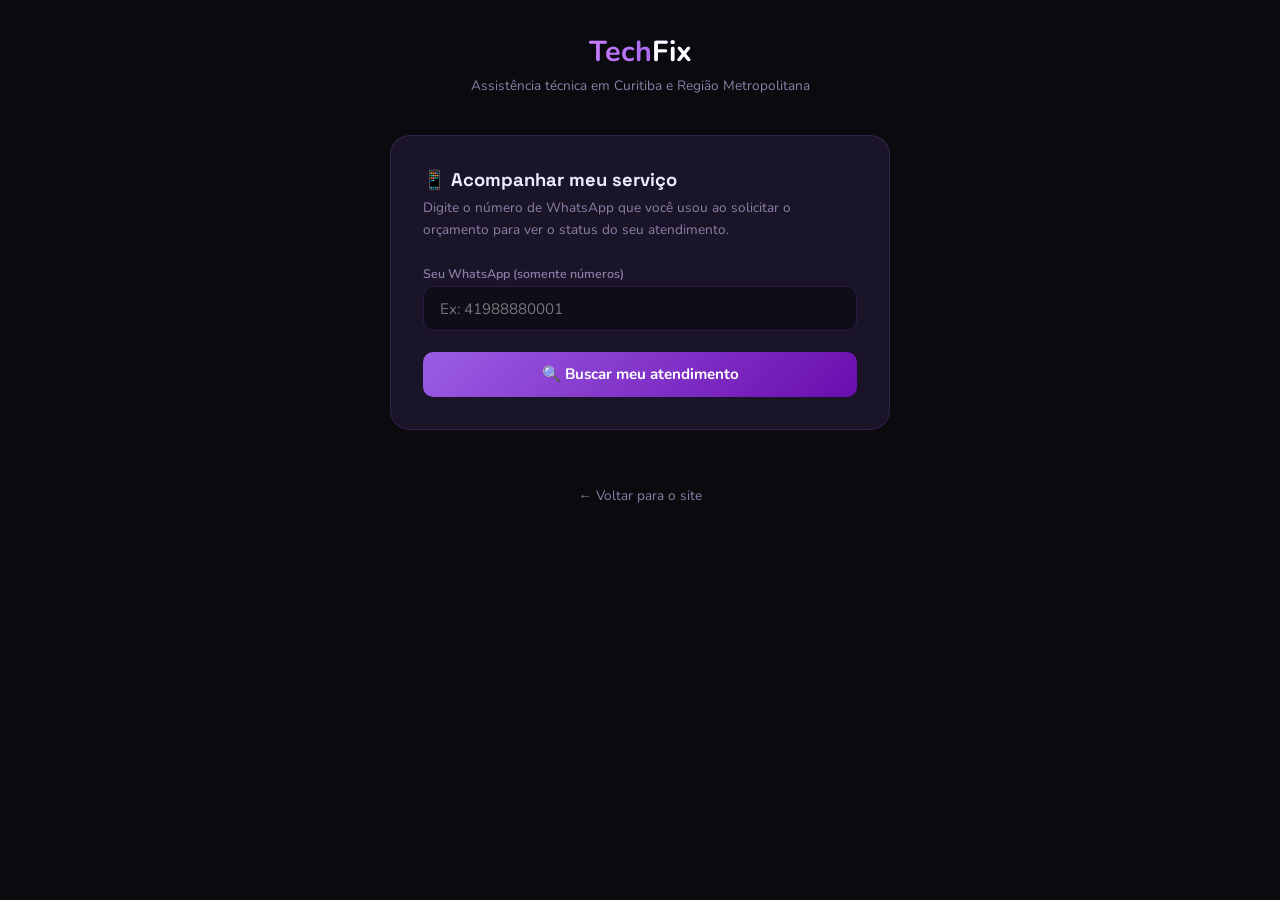
<file: acompanhar.html>
<!DOCTYPE html>
<html lang="pt-BR">
<head>
  <meta charset="UTF-8"/>
  <meta name="viewport" content="width=device-width, initial-scale=1.0"/>
  <title>TechFix — Acompanhar Serviço</title>
  <link href="https://fonts.googleapis.com/css2?family=Space+Grotesk:wght@400;600;700&family=Nunito:wght@400;500;600&display=swap" rel="stylesheet">
  <style>
    :root {
      --roxo:   #9b5de5; --roxo-c: #c77dff; --roxo-e: #6a0dad;
      --fundo:  #0a0a0f; --fundo2: #100d1a; --card: #1a1428;
      --texto:  #f0eaff; --suave: #8b80a8; --borda: rgba(155,93,229,0.2);
      --verde:  #25D366; --laranja: #f59e0b; --azul: #3b82f6;
    }
    *, *::before, *::after { box-sizing: border-box; margin: 0; padding: 0; }
    body { font-family: 'Nunito', sans-serif; background: var(--fundo); color: var(--texto); min-height: 100vh;
           display: flex; flex-direction: column; align-items: center; padding: 2rem 1rem; }
    h1, h2, h3 { font-family: 'Space Grotesk', sans-serif; }

    .logo { font-size: 1.8rem; font-weight: 700; margin-bottom: .3rem;
      background: linear-gradient(90deg, var(--roxo-c), var(--roxo));
      -webkit-background-clip: text; -webkit-text-fill-color: transparent; }
    .logo span { color: white; -webkit-text-fill-color: white; }
    .sub { color: var(--suave); font-size: .85rem; margin-bottom: 2.5rem; }

    .box {
      background: var(--card); border: 1px solid var(--borda); border-radius: 20px;
      padding: 2rem; width: 100%; max-width: 500px;
    }
    .box h2 { font-size: 1.15rem; margin-bottom: .4rem; }
    .box p  { color: var(--suave); font-size: .85rem; margin-bottom: 1.5rem; line-height: 1.6; }

    .campo { display: flex; flex-direction: column; gap: .3rem; margin-bottom: 1rem; }
    .campo label { font-size: .78rem; color: var(--suave); font-weight: 600; }
    .campo input {
      background: var(--fundo2); border: 1px solid var(--borda); border-radius: 10px;
      padding: .7rem 1rem; color: var(--texto); font-family: 'Nunito', sans-serif;
      font-size: .95rem; outline: none; transition: border-color .2s;
    }
    .campo input:focus { border-color: var(--roxo); }

    .btn-buscar {
      width: 100%; padding: .8rem; border-radius: 10px; border: none;
      background: linear-gradient(135deg, var(--roxo), var(--roxo-e));
      color: #fff; font-weight: 700; font-size: .95rem; cursor: pointer;
      font-family: 'Nunito', sans-serif; transition: opacity .2s; margin-top: .3rem;
    }
    .btn-buscar:hover { opacity: .9; }
    .btn-buscar:disabled { opacity: .5; cursor: not-allowed; }

    /* RESULTADOS */
    #resultado { width: 100%; max-width: 500px; margin-top: 1.5rem; }

    .card-servico {
      background: var(--card); border: 1px solid var(--borda); border-radius: 16px;
      padding: 1.5rem; margin-bottom: 1rem; animation: subir .4s ease both;
    }
    @keyframes subir { from { opacity:0; transform:translateY(12px); } to { opacity:1; transform:none; } }

    .cs-header { display: flex; justify-content: space-between; align-items: flex-start; margin-bottom: 1rem; }
    .cs-titulo { font-family: 'Space Grotesk', sans-serif; font-size: 1rem; font-weight: 700; }
    .cs-data   { font-size: .75rem; color: var(--suave); }

    .badge {
      display: inline-block; padding: .25rem .75rem; border-radius: 50px;
      font-size: .72rem; font-weight: 700; white-space: nowrap;
    }
    .b-novo      { background: rgba(59,130,246,0.15);  color: #60a5fa; }
    .b-andamento { background: rgba(245,158,11,0.15);  color: #fbbf24; }
    .b-concluido { background: rgba(37,211,102,0.15);  color: #4ade80; }
    .b-cancelado { background: rgba(239,68,68,0.15);   color: #f87171; }

    .linha { display: flex; justify-content: space-between; padding: .45rem 0;
             border-bottom: 1px solid var(--borda); font-size: .875rem; }
    .linha:last-child { border-bottom: none; }
    .linha span:first-child { color: var(--suave); }
    .linha span:last-child  { font-weight: 600; text-align: right; }

    /* TIMELINE */
    .timeline { margin-top: 1.2rem; }
    .tl-titulo { font-size: .78rem; color: var(--suave); text-transform: uppercase;
                 letter-spacing: .06em; margin-bottom: .8rem; font-weight: 700; }
    .tl-item { display: flex; gap: .75rem; align-items: flex-start; margin-bottom: .75rem; }
    .tl-dot {
      width: 12px; height: 12px; border-radius: 50%; flex-shrink: 0; margin-top: 3px;
      border: 2px solid var(--borda);
    }
    .tl-dot.ativo   { background: var(--roxo); border-color: var(--roxo); box-shadow: 0 0 8px var(--roxo); }
    .tl-dot.feito   { background: var(--verde); border-color: var(--verde); }
    .tl-dot.inativo { background: transparent; }
    .tl-texto { font-size: .85rem; }
    .tl-texto strong { display: block; font-weight: 600; }
    .tl-texto span   { color: var(--suave); font-size: .78rem; }

    /* ESTADO VAZIO / ERRO */
    .estado {
      background: var(--card); border: 1px solid var(--borda); border-radius: 16px;
      padding: 2.5rem 1.5rem; text-align: center; color: var(--suave);
    }
    .estado .icone { font-size: 2.5rem; margin-bottom: .8rem; }
    .estado p { font-size: .9rem; line-height: 1.6; }

    /* LOADING */
    .sp {
      display: inline-block; width: 20px; height: 20px;
      border: 2px solid var(--borda); border-top-color: var(--roxo);
      border-radius: 50%; animation: gir .7s linear infinite; vertical-align: middle; margin-right: .5rem;
    }
    @keyframes gir { to { transform: rotate(360deg); } }

    .link-voltar {
      margin-top: 2rem; color: var(--suave); font-size: .85rem; text-decoration: none;
      display: flex; align-items: center; gap: .4rem; transition: color .2s;
    }
    .link-voltar:hover { color: var(--roxo-c); }
  </style>
</head>
<body>

  <div class="logo">Tech<span>Fix</span></div>
  <p class="sub">Assistência técnica em Curitiba e Região Metropolitana</p>

  <!-- FORMULÁRIO DE BUSCA -->
  <div class="box">
    <h2>📱 Acompanhar meu serviço</h2>
    <p>Digite o número de WhatsApp que você usou ao solicitar o orçamento para ver o status do seu atendimento.</p>

    <div class="campo">
      <label>Seu WhatsApp (somente números)</label>
      <input type="tel" id="inp-wpp" placeholder="Ex: 41988880001" maxlength="15"
             oninput="this.value=this.value.replace(/\D/g,'')"
             onkeydown="if(event.key==='Enter') buscar()"/>
    </div>
    <button class="btn-buscar" id="btn-buscar" onclick="buscar()">🔍 Buscar meu atendimento</button>
  </div>

  <!-- RESULTADOS -->
  <div id="resultado"></div>

  <a href="index.html" class="link-voltar">← Voltar para o site</a>


<script>
  const SUPA_URL = 'https://pfigjyvhczzvcjseueoa.supabase.co';
  const SUPA_KEY = 'eyJhbGciOiJIUzI1NiIsInR5cCI6IkpXVCJ9.eyJpc3MiOiJzdXBhYmFzZSIsInJlZiI6InBmaWdqeXZoY3p6dmNqc2V1ZW9hIiwicm9sZSI6ImFub24iLCJpYXQiOjE3NzE4NTE1NTEsImV4cCI6MjA4NzQyNzU1MX0.tl8aNDsA8ITt50oielqRz5Oja6xjLIR2xT8Khk3AqGk';

  const H = { 'apikey': SUPA_KEY, 'Authorization': `Bearer ${SUPA_KEY}` };

  async function buscar() {
    const wpp = document.getElementById('inp-wpp').value.trim().replace(/\D/g, '');
    const res = document.getElementById('resultado');
    const btn = document.getElementById('btn-buscar');

    if (wpp.length < 10) {
      res.innerHTML = `<div class="estado"><div class="icone">⚠️</div><p>Digite um número de WhatsApp válido (com DDD).</p></div>`;
      return;
    }

    btn.disabled = true;
    btn.innerHTML = '<span class="sp"></span> Buscando...';
    res.innerHTML = '';

    try {
      // Busca cliente pelo WhatsApp
      // Tenta buscar com e sem 55 (código do Brasil)
      const wppSem55 = wpp.startsWith('55') ? wpp.slice(2) : wpp;
      const wppCom55 = wpp.startsWith('55') ? wpp : '55' + wpp;

      let clientes = [];
      for (const num of [wpp, wppSem55, wppCom55]) {
        const r = await fetch(`${SUPA_URL}/rest/v1/clientes?whatsapp=eq.${num}&select=id,nome,whatsapp,cidade&limit=1`, { headers: H });
        const data = await r.json();
        if (Array.isArray(data) && data.length > 0) { clientes = data; break; }
      }

      if (!clientes.length) {
        res.innerHTML = `<div class="estado"><div class="icone">🔍</div>
          <p>Nenhum cadastro encontrado com este número.<br>
          Verifique o número digitado ou entre em contato pelo WhatsApp.</p>
          <p style="margin-top:.8rem;font-size:.78rem;color:var(--suave)">Número buscado: ${wpp}</p>
        </div>`;
        return;
      }

      const cli = clientes[0];

      // Busca orçamentos e serviços do cliente
      const [rOrc, rServ] = await Promise.all([
        fetch(`${SUPA_URL}/rest/v1/orcamentos?cliente_id=eq.${cli.id}&order=criado_em.desc`, { headers: H }),
        fetch(`${SUPA_URL}/rest/v1/servicos_realizados?cliente_id=eq.${cli.id}&order=criado_em.desc`, { headers: H })
      ]);
      const orcamentos = await rOrc.json();
      const servicos   = await rServ.json();

      if (!orcamentos.length && !servicos.length) {
        res.innerHTML = `<div class="estado"><div class="icone">📭</div><p>Olá, <strong>${cli.nome}</strong>!<br>Não encontramos nenhum atendimento para este número ainda.</p></div>`;
        return;
      }

      let html = `<p style="color:var(--suave);font-size:.85rem;margin-bottom:1rem">Encontramos ${orcamentos.length} pedido(s) para <strong style="color:var(--texto)">${cli.nome}</strong>:</p>`;

      // Renderiza cada orçamento com status
      orcamentos.forEach(o => {
        const serv = servicos.find(s => s.orcamento_id === o.id);
        html += renderCardAcompanhamento(o, serv);
      });

      res.innerHTML = html;

    } catch(e) {
      res.innerHTML = `<div class="estado"><div class="icone">❌</div><p>Erro ao buscar. Tente novamente em instantes.</p></div>`;
      console.error(e);
    } finally {
      btn.disabled = false;
      btn.textContent = '🔍 Buscar meu atendimento';
    }
  }

  function renderCardAcompanhamento(o, serv) {
    const statusLabel = { novo:'Aguardando técnico', em_andamento:'Em atendimento', concluido:'Concluído', cancelado:'Cancelado' };
    const statusClass = { novo:'b-novo', em_andamento:'b-andamento', concluido:'b-concluido', cancelado:'b-cancelado' };

    // Timeline baseada no status
    const etapas = [
      { key: 'novo',         label: 'Pedido recebido',       desc: 'Orçamento enviado pelo site' },
      { key: 'em_andamento', label: 'Técnico responsável',   desc: o.status !== 'novo' ? `${o.tecnico} assumiu o serviço` : 'Aguardando técnico disponível' },
      { key: 'concluido',    label: 'Serviço concluído',     desc: serv?.data_saida ? `Concluído em ${serv.data_saida}` : 'Aguardando conclusão' },
    ];

    const ordemStatus = ['novo','em_andamento','concluido'];
    const idxAtual = ordemStatus.indexOf(o.status);

    const timelineHtml = etapas.map((e, i) => {
      const isCancelado = o.status === 'cancelado';
      const feito  = !isCancelado && i < idxAtual;
      const ativo  = !isCancelado && i === idxAtual;
      const dot    = feito ? 'feito' : ativo ? 'ativo' : 'inativo';
      return `<div class="tl-item">
        <div class="tl-dot ${dot}"></div>
        <div class="tl-texto">
          <strong style="${feito?'color:#4ade80':ativo?'color:var(--roxo-c)':'color:var(--suave)'}">${e.label}</strong>
          <span>${e.desc}</span>
        </div>
      </div>`;
    }).join('');

    return `<div class="card-servico">
      <div class="cs-header">
        <div>
          <div class="cs-titulo">${o.dispositivo}${o.marca?' — '+o.marca:''}</div>
          <div class="cs-data">${fmtData(o.criado_em)}</div>
        </div>
        <span class="badge ${statusClass[o.status]||''}">${statusLabel[o.status]||o.status}</span>
      </div>

      <div class="linha"><span>🔧 Serviços</span><span>${(o.servicos||[]).join(', ')}</span></div>
      <div class="linha"><span>⏱️ Urgência</span><span>${o.urgencia||'—'}</span></div>
      <div class="linha"><span>👨‍🔧 Técnico</span>
        <span>${o.status==='novo'
          ? '<span style="color:var(--suave)">Aguardando designação</span>'
          : o.tecnico}</span>
      </div>
      ${serv?.valor_cobrado ? `<div class="linha"><span>💰 Valor</span><span>R$ ${parseFloat(serv.valor_cobrado).toFixed(2)}</span></div>` : ''}

      <div class="timeline">
        <div class="tl-titulo">Linha do tempo</div>
        ${o.status==='cancelado'
          ? '<div style="color:#f87171;font-size:.85rem">❌ Este atendimento foi cancelado.</div>'
          : timelineHtml}
      </div>
    </div>`;
  }

  function fmtData(iso) {
    if (!iso) return '—';
    return new Date(iso).toLocaleDateString('pt-BR', { day:'2-digit', month:'2-digit', year:'2-digit', hour:'2-digit', minute:'2-digit' });
  }
</script>
</body>
</html>
</file>
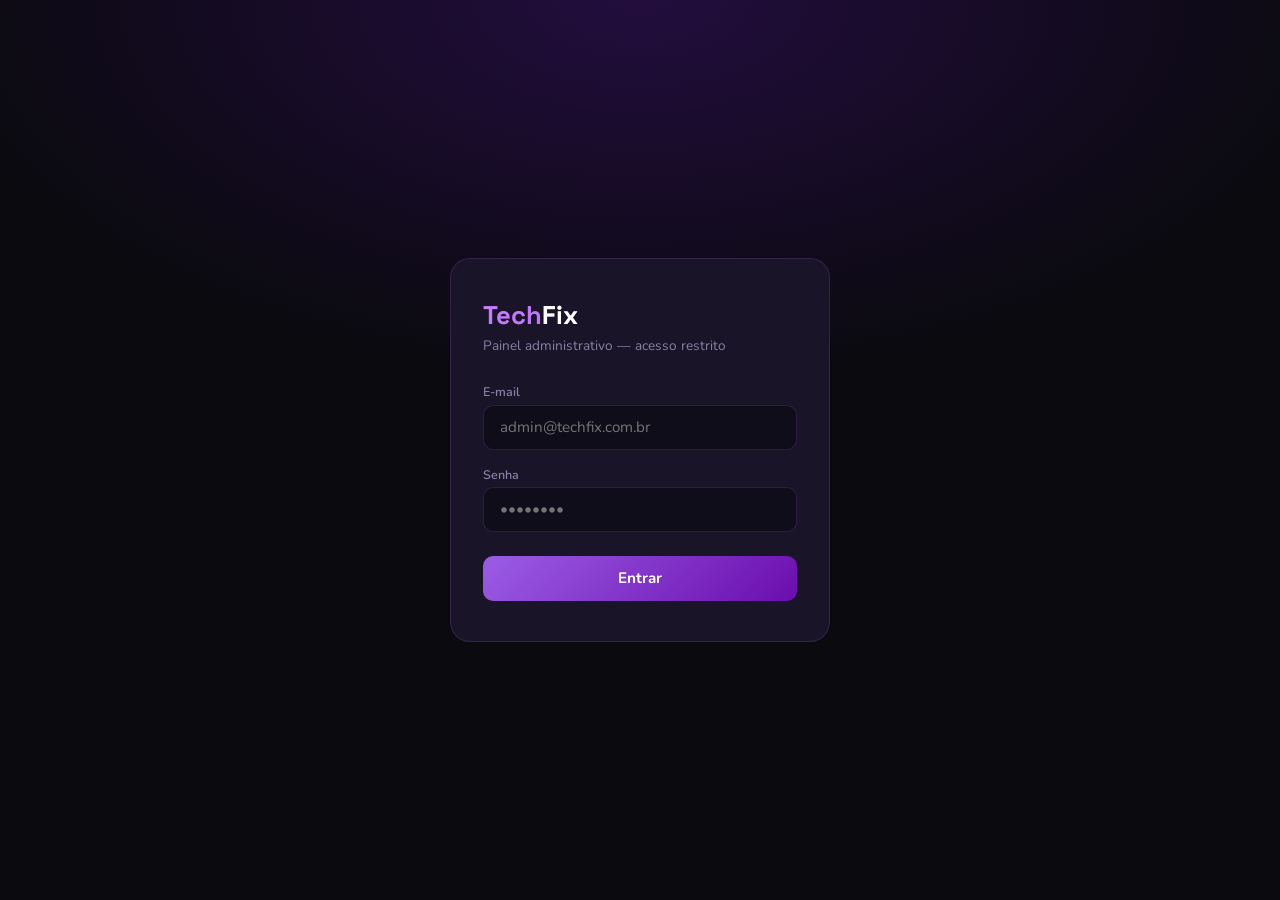
<file: painel-admin.html>
<!DOCTYPE html>
<html lang="pt-BR">
<head>
  <meta charset="UTF-8"/>
  <meta name="viewport" content="width=device-width, initial-scale=1.0, viewport-fit=cover"/>
  <title>TechFix — Painel Administrativo</title>
  <link href="https://fonts.googleapis.com/css2?family=Space+Grotesk:wght@400;600;700&family=Nunito:wght@400;500;600&display=swap" rel="stylesheet">
  <link rel="stylesheet" href="painel-admin.css">
</head>
<body>

<!-- TELA DE LOGIN -->
<div id="tela-login">
  <div class="caixa-login">
    <div class="logo-login">Tech<span>Fix</span></div>
    <p>Painel administrativo — acesso restrito</p>
    <div class="campo-login">
      <label>E-mail</label>
      <input type="email" id="campo-email" placeholder="admin@techfix.com.br"/>
    </div>
    <div class="campo-login">
      <label>Senha</label>
      <input type="password" id="campo-senha" placeholder="••••••••" onkeydown="if(event.key==='Enter') fazerLogin()"/>
    </div>
    <button class="btn-entrar" onclick="fazerLogin()">Entrar</button>
    <div class="erro-login" id="mensagem-erro-login"></div>
  </div>
</div>

<!-- APP PRINCIPAL -->
<div id="app" style="display:none">

  <!-- SIDEBAR -->
  <aside class="sidebar">
    <div class="logo-sidebar">Tech<span>Fix</span><small>Painel Admin</small></div>
    <nav class="menu-sidebar">
      <div class="item-menu ativo" data-pagina="dashboard"  onclick="navegarPara(this)"><span class="icone">📊</span> Dashboard</div>
      <div class="item-menu"       data-pagina="orcamentos"  onclick="navegarPara(this)"><span class="icone">📋</span> Orçamentos</div>
      <div class="item-menu"       data-pagina="clientes"    onclick="navegarPara(this)"><span class="icone">👥</span> Clientes</div>
      <div class="item-menu"       data-pagina="servicos"    onclick="navegarPara(this)"><span class="icone">🔧</span> Serviços</div>
      <div class="item-menu"       data-pagina="depoimentos" onclick="navegarPara(this)"><span class="icone">⭐</span> Depoimentos</div>
    </nav>
    <div class="rodape-sidebar">
      <div id="label-usuario" style="font-size:.72rem;color:var(--suave);margin-bottom:.5rem;text-align:center"></div>
      <button class="btn-sair" onclick="fazerLogout()">↩ Sair</button>
    </div>
  </aside>

  <!-- CONTEÚDO -->
  <main class="conteudo">

    <!-- DASHBOARD -->
    <div class="pagina ativa" id="pagina-dashboard">
      <div class="cabecalho-pagina">
        <h2>Dashboard</h2>
        <p id="texto-saudacao">Bem-vindo ao painel TechFix</p>
      </div>
      <div class="grade-metricas">
        <div class="cartao-metrica roxo">
          <div class="metrica-titulo">Orçamentos novos</div>
          <div class="metrica-valor" id="metrica-novos">—</div>
          <div class="metrica-subtitulo">Aguardando atendimento</div>
        </div>
        <div class="cartao-metrica laranja">
          <div class="metrica-titulo">Em andamento</div>
          <div class="metrica-valor" id="metrica-andamento">—</div>
          <div class="metrica-subtitulo">Serviços em execução</div>
        </div>
        <div class="cartao-metrica verde">
          <div class="metrica-titulo">Concluídos</div>
          <div class="metrica-valor" id="metrica-concluidos">—</div>
          <div class="metrica-subtitulo">Total histórico</div>
        </div>
        <div class="cartao-metrica azul">
          <div class="metrica-titulo">Clientes</div>
          <div class="metrica-valor" id="metrica-clientes">—</div>
          <div class="metrica-subtitulo">Cadastrados</div>
        </div>
      </div>
      <div class="container-tabela">
        <div class="cabecalho-tabela">
          <div><h3>Orçamentos recentes</h3><div class="subtitulo">8 mais recentes</div></div>
        </div>
        <div class="scroll-tabela"><table>
          <thead><tr><th>Cliente</th><th>Dispositivo</th><th>Serviços</th><th>Técnico</th><th>Urgência</th><th>Status</th><th>Data</th><th></th></tr></thead>
          <tbody id="tabela-dashboard"><tr><td colspan="8"><div class="carregando"><span class="spinner"></span>Carregando...</div></td></tr></tbody>
        </table></div>
      </div>
    </div>

    <!-- ORÇAMENTOS -->
    <div class="pagina" id="pagina-orcamentos">
      <div class="cabecalho-pagina"><h2>Orçamentos</h2><p>Pedidos recebidos pelo formulário do site</p></div>
      <div class="container-tabela">
        <div class="cabecalho-tabela">
          <div><h3>Todos os orçamentos</h3></div>
          <div class="area-filtros">
            <input class="input-busca" placeholder="🔍 Buscar cliente..." oninput="textoBuscaOrcamento=this.value.toLowerCase(); renderizarOrcamentos()"/>
            <select id="filtro-status-orcamento" class="select-filtro" onchange="filtroStatusOrcamento=this.value; renderizarOrcamentos()">
              <option value="">Todos os status</option>
              <option value="novo">Novo</option>
              <option value="em_andamento">Em andamento</option>
              <option value="concluido">Concluído</option>
              <option value="cancelado">Cancelado</option>
            </select>
          </div>
        </div>
        <div class="scroll-tabela"><table>
          <thead><tr><th>Cliente</th><th>WhatsApp</th><th>Dispositivo</th><th>Serviços</th><th>Urgência</th><th>Técnico</th><th>Status</th><th>Data</th><th></th></tr></thead>
          <tbody id="tabela-orcamentos"><tr><td colspan="9"><div class="carregando"><span class="spinner"></span>Carregando...</div></td></tr></tbody>
        </table></div>
      </div>
    </div>

    <!-- CLIENTES -->
    <div class="pagina" id="pagina-clientes">
      <div class="cabecalho-pagina"><h2>Clientes</h2><p>Cadastro de todos os clientes</p></div>
      <div class="container-tabela">
        <div class="cabecalho-tabela">
          <div><h3>Base de clientes</h3></div>
          <div class="area-filtros">
            <input id="busca-clientes" class="input-busca" placeholder="🔍 Buscar nome ou WhatsApp..." oninput="renderizarClientes()"/>
          </div>
        </div>
        <div class="scroll-tabela"><table>
          <thead><tr><th>Nome</th><th>WhatsApp</th><th>Cidade</th><th>Pedidos</th><th>Cadastrado em</th><th></th></tr></thead>
          <tbody id="tabela-clientes"><tr><td colspan="6"><div class="carregando"><span class="spinner"></span>Carregando...</div></td></tr></tbody>
        </table></div>
      </div>
    </div>

    <!-- SERVIÇOS -->
    <div class="pagina" id="pagina-servicos">
      <div class="cabecalho-pagina"><h2>Serviços Realizados</h2><p>Histórico de atendimentos</p></div>

      <!-- Formulário novo serviço -->
      <div class="form-novo-servico" id="topo-form-servico">
        <h4>➕ Registrar novo serviço</h4>
        <input type="hidden" id="servico-orc-id" value=""/>
        <input type="hidden" id="servico-cli-id" value=""/>
        <div class="grade-campos">
          <div class="campo-form">
            <label>Cliente (WhatsApp)</label>
            <input type="text" id="servico-whatsapp" placeholder="41988880001"/>
          </div>
          <div class="campo-form">
            <label>Descrição do serviço *</label>
            <input type="text" id="servico-descricao" placeholder="Ex: Troca de tela Dell Inspiron"/>
          </div>
          <div class="campo-form">
            <label>Dispositivo</label>
            <input type="text" id="servico-dispositivo" placeholder="Notebook, Desktop..."/>
          </div>
          <div class="campo-form">
            <label>Marca / Modelo</label>
            <input type="text" id="servico-marca" placeholder="Dell Inspiron 15"/>
          </div>
          <div class="campo-form">
            <label>Técnico responsável</label>
            <select id="servico-tecnico">
              <option value="Reginaldo">Reginaldo</option>
              <option value="Leonardo">Leonardo</option>
            </select>
          </div>
          <div class="campo-form">
            <label>Valor cobrado (R$)</label>
            <input type="number" id="servico-valor" placeholder="0.00" step="0.01"/>
          </div>
          <div class="campo-form">
            <label>Data de entrada</label>
            <input type="date" id="servico-data-entrada"/>
          </div>
          <div class="campo-form">
            <label>Status inicial</label>
            <select id="servico-status">
              <option value="em_andamento">Em andamento</option>
              <option value="concluido">Concluído</option>
            </select>
          </div>
        </div>
        <button class="btn-registrar-servico" onclick="registrarServico()">Registrar serviço</button>
      </div>

      <!-- Histórico -->
      <div class="container-tabela">
        <div class="cabecalho-tabela">
          <div><h3>Histórico</h3></div>
          <div class="area-filtros">
            <select id="filtro-status-servico" class="select-filtro" onchange="filtroStatusServico=this.value; renderizarServicos()">
              <option value="">Todos</option>
              <option value="em_andamento">Em andamento</option>
              <option value="concluido">Concluído</option>
            </select>
          </div>
        </div>
        <div class="scroll-tabela"><table>
          <thead><tr><th>Cliente</th><th>Descrição</th><th>Dispositivo</th><th>Técnico</th><th>Valor</th><th>Entrada</th><th>Saída</th><th>Status</th><th></th></tr></thead>
          <tbody id="tabela-servicos"><tr><td colspan="9"><div class="carregando"><span class="spinner"></span>Carregando...</div></td></tr></tbody>
        </table></div>
      </div>
    </div>

    <!-- DEPOIMENTOS -->
    <div class="pagina" id="pagina-depoimentos">
      <div class="cabecalho-pagina"><h2>Depoimentos</h2><p>Avaliações enviadas pelos clientes no site</p></div>
      <div class="container-tabela">
        <div class="cabecalho-tabela">
          <div><h3>Todas as avaliações</h3></div>
          <div class="area-filtros">
            <select id="filtro-depoimento" class="select-filtro" onchange="filtroDepoimento=this.value; renderizarDepoimentos()">
              <option value="">Todos</option>
              <option value="false">Pendentes</option>
              <option value="true">Aprovados</option>
            </select>
          </div>
        </div>
        <div class="scroll-tabela"><table>
          <thead><tr><th>Nome</th><th>Serviço</th><th>Estrelas</th><th>Texto</th><th>Status</th><th>Data</th><th></th></tr></thead>
          <tbody id="tabela-depoimentos"><tr><td colspan="7"><div class="carregando"><span class="spinner"></span>Carregando...</div></td></tr></tbody>
        </table></div>
      </div>
    </div>

  </main>
</div>

<!-- MODAL DE DETALHES -->
<div class="modal-overlay" id="modal-detalhes" onclick="if(event.target===this) fecharDetalhes()">
  <div class="caixa-modal">
    <div style="display:flex;justify-content:space-between;align-items:center;margin-bottom:1.2rem">
      <h3 style="margin:0">📋 Detalhes do orçamento</h3>
      <button onclick="fecharDetalhes()" style="background:none;border:none;color:var(--suave);font-size:1.3rem;cursor:pointer;line-height:1">✕</button>
    </div>
    <div id="corpo-modal"></div>
    <div id="area-anexos-modal" style="display:none;margin-top:.8rem">
      <div style="font-size:.78rem;color:var(--suave);font-weight:700;text-transform:uppercase;letter-spacing:.05em;margin-bottom:.5rem">📎 Anexos do cliente</div>
      <div class="galeria-anexos" id="galeria-modal"></div>
    </div>
    <div class="area-observacoes" id="area-observacoes-modal" style="display:none">
      <label>📝 Observações internas (só a equipe vê)</label>
      <textarea id="campo-observacoes" placeholder="Anote peças, valores, prazo estimado..."></textarea>
    </div>
    <div id="aviso-outro-tecnico" style="display:none;margin-top:1rem;background:rgba(245,158,11,0.1);border:1px solid rgba(245,158,11,0.3);border-radius:10px;padding:.8rem 1rem;font-size:.84rem;color:#fbbf24">
      🔒 Este orçamento pertence ao técnico <strong id="nome-tecnico-responsavel"></strong>. Você pode visualizar, mas não pode modificar.
    </div>
    <div class="botoes-status" id="botoes-mudar-status" style="display:none">
      <button class="btn-status andamento" onclick="mudarStatusOrcamento('em_andamento')">🟡 Em andamento</button>
      <button class="btn-status concluido" onclick="mudarStatusOrcamento('concluido')">✅ Concluído</button>
      <button class="btn-status cancelado" onclick="mudarStatusOrcamento('cancelado')">❌ Cancelado</button>
    </div>
    <div id="area-botao-aceitar" style="display:none;margin-top:.7rem">
      <button class="btn-status concluido" style="width:100%" onclick="aceitarOrcamentoDoModal()">✓ Aceitar este orçamento</button>
    </div>
    <div style="margin-top:.8rem;display:flex;justify-content:flex-end">
      <button class="btn-fechar-modal" onclick="fecharDetalhes()">Fechar</button>
    </div>
  </div>
</div>

<!-- LIGHTBOX -->
<div id="lightbox" onclick="if(event.target===this) fecharLightbox()">
  <button id="btn-fechar-lightbox" onclick="fecharLightbox()">✕</button>
  <div id="midia-lightbox"></div>
  <div id="nav-lightbox">
    <button onclick="navegarLightbox(-1)">← Anterior</button>
    <button onclick="navegarLightbox(1)">Próximo →</button>
  </div>
  <div id="contador-lightbox"></div>
</div>

<!-- TOAST -->
<div class="toast" id="toast"></div>

<script src="painel-admin.js"></script>
</body>
</html>
</file>
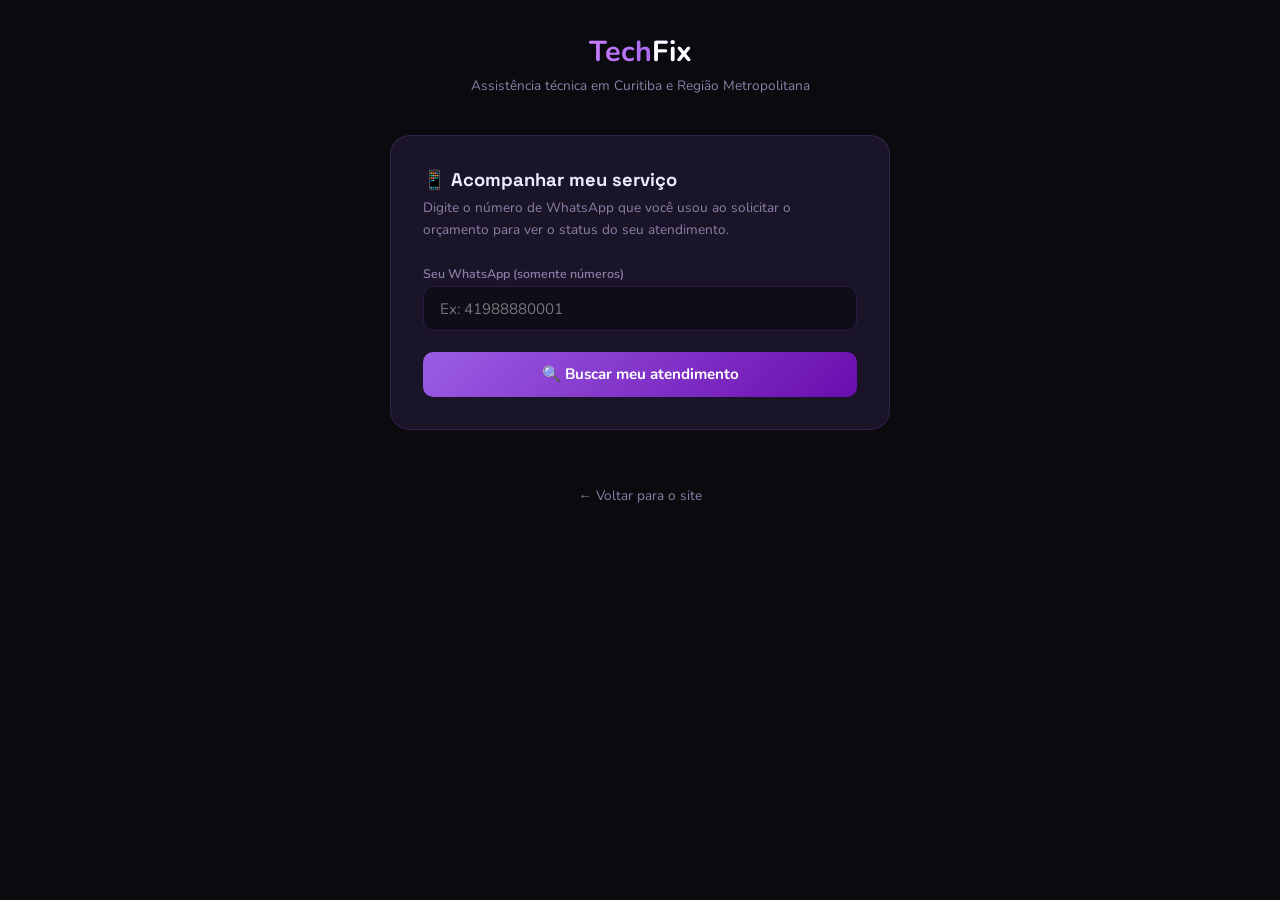
<file: TechFix/acompanhar.html>
<!DOCTYPE html>
<html lang="pt-BR">
<head>
  <meta charset="UTF-8"/>
  <meta name="viewport" content="width=device-width, initial-scale=1.0"/>
  <title>TechFix — Acompanhar Serviço</title>
  <link href="https://fonts.googleapis.com/css2?family=Space+Grotesk:wght@400;600;700&family=Nunito:wght@400;500;600&display=swap" rel="stylesheet">
  <style>
    :root {
      --roxo:   #9b5de5; --roxo-c: #c77dff; --roxo-e: #6a0dad;
      --fundo:  #0a0a0f; --fundo2: #100d1a; --card: #1a1428;
      --texto:  #f0eaff; --suave: #8b80a8; --borda: rgba(155,93,229,0.2);
      --verde:  #25D366; --laranja: #f59e0b; --azul: #3b82f6;
    }
    *, *::before, *::after { box-sizing: border-box; margin: 0; padding: 0; }
    body { font-family: 'Nunito', sans-serif; background: var(--fundo); color: var(--texto); min-height: 100vh;
           display: flex; flex-direction: column; align-items: center; padding: 2rem 1rem; }
    h1, h2, h3 { font-family: 'Space Grotesk', sans-serif; }

    .logo { font-size: 1.8rem; font-weight: 700; margin-bottom: .3rem;
      background: linear-gradient(90deg, var(--roxo-c), var(--roxo));
      -webkit-background-clip: text; -webkit-text-fill-color: transparent; }
    .logo span { color: white; -webkit-text-fill-color: white; }
    .sub { color: var(--suave); font-size: .85rem; margin-bottom: 2.5rem; }

    .box {
      background: var(--card); border: 1px solid var(--borda); border-radius: 20px;
      padding: 2rem; width: 100%; max-width: 500px;
    }
    .box h2 { font-size: 1.15rem; margin-bottom: .4rem; }
    .box p  { color: var(--suave); font-size: .85rem; margin-bottom: 1.5rem; line-height: 1.6; }

    .campo { display: flex; flex-direction: column; gap: .3rem; margin-bottom: 1rem; }
    .campo label { font-size: .78rem; color: var(--suave); font-weight: 600; }
    .campo input {
      background: var(--fundo2); border: 1px solid var(--borda); border-radius: 10px;
      padding: .7rem 1rem; color: var(--texto); font-family: 'Nunito', sans-serif;
      font-size: .95rem; outline: none; transition: border-color .2s;
    }
    .campo input:focus { border-color: var(--roxo); }

    .btn-buscar {
      width: 100%; padding: .8rem; border-radius: 10px; border: none;
      background: linear-gradient(135deg, var(--roxo), var(--roxo-e));
      color: #fff; font-weight: 700; font-size: .95rem; cursor: pointer;
      font-family: 'Nunito', sans-serif; transition: opacity .2s; margin-top: .3rem;
    }
    .btn-buscar:hover { opacity: .9; }
    .btn-buscar:disabled { opacity: .5; cursor: not-allowed; }

    /* RESULTADOS */
    #resultado { width: 100%; max-width: 500px; margin-top: 1.5rem; }

    .card-servico {
      background: var(--card); border: 1px solid var(--borda); border-radius: 16px;
      padding: 1.5rem; margin-bottom: 1rem; animation: subir .4s ease both;
    }
    @keyframes subir { from { opacity:0; transform:translateY(12px); } to { opacity:1; transform:none; } }

    .cs-header { display: flex; justify-content: space-between; align-items: flex-start; margin-bottom: 1rem; }
    .cs-titulo { font-family: 'Space Grotesk', sans-serif; font-size: 1rem; font-weight: 700; }
    .cs-data   { font-size: .75rem; color: var(--suave); }

    .badge {
      display: inline-block; padding: .25rem .75rem; border-radius: 50px;
      font-size: .72rem; font-weight: 700; white-space: nowrap;
    }
    .b-novo      { background: rgba(59,130,246,0.15);  color: #60a5fa; }
    .b-andamento { background: rgba(245,158,11,0.15);  color: #fbbf24; }
    .b-concluido { background: rgba(37,211,102,0.15);  color: #4ade80; }
    .b-cancelado { background: rgba(239,68,68,0.15);   color: #f87171; }

    .linha { display: flex; justify-content: space-between; padding: .45rem 0;
             border-bottom: 1px solid var(--borda); font-size: .875rem; }
    .linha:last-child { border-bottom: none; }
    .linha span:first-child { color: var(--suave); }
    .linha span:last-child  { font-weight: 600; text-align: right; }

    /* TIMELINE */
    .timeline { margin-top: 1.2rem; }
    .tl-titulo { font-size: .78rem; color: var(--suave); text-transform: uppercase;
                 letter-spacing: .06em; margin-bottom: .8rem; font-weight: 700; }
    .tl-item { display: flex; gap: .75rem; align-items: flex-start; margin-bottom: .75rem; }
    .tl-dot {
      width: 12px; height: 12px; border-radius: 50%; flex-shrink: 0; margin-top: 3px;
      border: 2px solid var(--borda);
    }
    .tl-dot.ativo   { background: var(--roxo); border-color: var(--roxo); box-shadow: 0 0 8px var(--roxo); }
    .tl-dot.feito   { background: var(--verde); border-color: var(--verde); }
    .tl-dot.inativo { background: transparent; }
    .tl-texto { font-size: .85rem; }
    .tl-texto strong { display: block; font-weight: 600; }
    .tl-texto span   { color: var(--suave); font-size: .78rem; }

    /* ESTADO VAZIO / ERRO */
    .estado {
      background: var(--card); border: 1px solid var(--borda); border-radius: 16px;
      padding: 2.5rem 1.5rem; text-align: center; color: var(--suave);
    }
    .estado .icone { font-size: 2.5rem; margin-bottom: .8rem; }
    .estado p { font-size: .9rem; line-height: 1.6; }

    /* LOADING */
    .sp {
      display: inline-block; width: 20px; height: 20px;
      border: 2px solid var(--borda); border-top-color: var(--roxo);
      border-radius: 50%; animation: gir .7s linear infinite; vertical-align: middle; margin-right: .5rem;
    }
    @keyframes gir { to { transform: rotate(360deg); } }

    .link-voltar {
      margin-top: 2rem; color: var(--suave); font-size: .85rem; text-decoration: none;
      display: flex; align-items: center; gap: .4rem; transition: color .2s;
    }
    .link-voltar:hover { color: var(--roxo-c); }
  </style>
</head>
<body>

  <div class="logo">Tech<span>Fix</span></div>
  <p class="sub">Assistência técnica em Curitiba e Região Metropolitana</p>

  <!-- FORMULÁRIO DE BUSCA -->
  <div class="box">
    <h2>📱 Acompanhar meu serviço</h2>
    <p>Digite o número de WhatsApp que você usou ao solicitar o orçamento para ver o status do seu atendimento.</p>

    <div class="campo">
      <label>Seu WhatsApp (somente números)</label>
      <input type="tel" id="inp-wpp" placeholder="Ex: 41988880001" maxlength="15"
             oninput="this.value=this.value.replace(/\D/g,'')"
             onkeydown="if(event.key==='Enter') buscar()"/>
    </div>
    <button class="btn-buscar" id="btn-buscar" onclick="buscar()">🔍 Buscar meu atendimento</button>
  </div>

  <!-- RESULTADOS -->
  <div id="resultado"></div>

  <a href="index.html" class="link-voltar">← Voltar para o site</a>


<script>
  const SUPA_URL = 'https://pfigjyvhczzvcjseueoa.supabase.co';
  const SUPA_KEY = 'eyJhbGciOiJIUzI1NiIsInR5cCI6IkpXVCJ9.eyJpc3MiOiJzdXBhYmFzZSIsInJlZiI6InBmaWdqeXZoY3p6dmNqc2V1ZW9hIiwicm9sZSI6ImFub24iLCJpYXQiOjE3NzE4NTE1NTEsImV4cCI6MjA4NzQyNzU1MX0.tl8aNDsA8ITt50oielqRz5Oja6xjLIR2xT8Khk3AqGk';

  const H = { 'apikey': SUPA_KEY, 'Authorization': `Bearer ${SUPA_KEY}` };

  async function buscar() {
    const wpp = document.getElementById('inp-wpp').value.trim().replace(/\D/g, '');
    const res = document.getElementById('resultado');
    const btn = document.getElementById('btn-buscar');

    if (wpp.length < 10) {
      res.innerHTML = `<div class="estado"><div class="icone">⚠️</div><p>Digite um número de WhatsApp válido (com DDD).</p></div>`;
      return;
    }

    btn.disabled = true;
    btn.innerHTML = '<span class="sp"></span> Buscando...';
    res.innerHTML = '';

    try {
      // Busca cliente pelo WhatsApp
      const rCli = await fetch(`${SUPA_URL}/rest/v1/clientes?whatsapp=eq.${wpp}&select=id,nome,whatsapp,cidade&limit=1`, { headers: H });
      const clientes = await rCli.json();

      if (!clientes.length) {
        res.innerHTML = `<div class="estado"><div class="icone">🔍</div><p>Nenhum cadastro encontrado com este número.<br>Verifique o número ou entre em contato pelo WhatsApp.</p></div>`;
        return;
      }

      const cli = clientes[0];

      // Busca orçamentos e serviços do cliente
      const [rOrc, rServ] = await Promise.all([
        fetch(`${SUPA_URL}/rest/v1/orcamentos?cliente_id=eq.${cli.id}&order=criado_em.desc`, { headers: H }),
        fetch(`${SUPA_URL}/rest/v1/servicos_realizados?cliente_id=eq.${cli.id}&order=criado_em.desc`, { headers: H })
      ]);
      const orcamentos = await rOrc.json();
      const servicos   = await rServ.json();

      if (!orcamentos.length && !servicos.length) {
        res.innerHTML = `<div class="estado"><div class="icone">📭</div><p>Olá, <strong>${cli.nome}</strong>!<br>Não encontramos nenhum atendimento para este número ainda.</p></div>`;
        return;
      }

      let html = `<p style="color:var(--suave);font-size:.85rem;margin-bottom:1rem">Encontramos ${orcamentos.length} pedido(s) para <strong style="color:var(--texto)">${cli.nome}</strong>:</p>`;

      // Renderiza cada orçamento com status
      orcamentos.forEach(o => {
        const serv = servicos.find(s => s.orcamento_id === o.id);
        html += renderCardAcompanhamento(o, serv);
      });

      res.innerHTML = html;

    } catch(e) {
      res.innerHTML = `<div class="estado"><div class="icone">❌</div><p>Erro ao buscar. Tente novamente em instantes.</p></div>`;
      console.error(e);
    } finally {
      btn.disabled = false;
      btn.textContent = '🔍 Buscar meu atendimento';
    }
  }

  function renderCardAcompanhamento(o, serv) {
    const statusLabel = { novo:'Aguardando técnico', em_andamento:'Em atendimento', concluido:'Concluído', cancelado:'Cancelado' };
    const statusClass = { novo:'b-novo', em_andamento:'b-andamento', concluido:'b-concluido', cancelado:'b-cancelado' };

    // Timeline baseada no status
    const etapas = [
      { key: 'novo',         label: 'Pedido recebido',       desc: 'Orçamento enviado pelo site' },
      { key: 'em_andamento', label: 'Técnico responsável',   desc: o.status !== 'novo' ? `${o.tecnico} assumiu o serviço` : 'Aguardando técnico disponível' },
      { key: 'concluido',    label: 'Serviço concluído',     desc: serv?.data_saida ? `Concluído em ${serv.data_saida}` : 'Aguardando conclusão' },
    ];

    const ordemStatus = ['novo','em_andamento','concluido'];
    const idxAtual = ordemStatus.indexOf(o.status);

    const timelineHtml = etapas.map((e, i) => {
      const isCancelado = o.status === 'cancelado';
      const feito  = !isCancelado && i < idxAtual;
      const ativo  = !isCancelado && i === idxAtual;
      const dot    = feito ? 'feito' : ativo ? 'ativo' : 'inativo';
      return `<div class="tl-item">
        <div class="tl-dot ${dot}"></div>
        <div class="tl-texto">
          <strong style="${feito?'color:#4ade80':ativo?'color:var(--roxo-c)':'color:var(--suave)'}">${e.label}</strong>
          <span>${e.desc}</span>
        </div>
      </div>`;
    }).join('');

    return `<div class="card-servico">
      <div class="cs-header">
        <div>
          <div class="cs-titulo">${o.dispositivo}${o.marca?' — '+o.marca:''}</div>
          <div class="cs-data">${fmtData(o.criado_em)}</div>
        </div>
        <span class="badge ${statusClass[o.status]||''}">${statusLabel[o.status]||o.status}</span>
      </div>

      <div class="linha"><span>🔧 Serviços</span><span>${(o.servicos||[]).join(', ')}</span></div>
      <div class="linha"><span>⏱️ Urgência</span><span>${o.urgencia||'—'}</span></div>
      <div class="linha"><span>👨‍🔧 Técnico</span>
        <span>${o.status==='novo'
          ? '<span style="color:var(--suave)">Aguardando designação</span>'
          : o.tecnico}</span>
      </div>
      ${serv?.valor_cobrado ? `<div class="linha"><span>💰 Valor</span><span>R$ ${parseFloat(serv.valor_cobrado).toFixed(2)}</span></div>` : ''}

      <div class="timeline">
        <div class="tl-titulo">Linha do tempo</div>
        ${o.status==='cancelado'
          ? '<div style="color:#f87171;font-size:.85rem">❌ Este atendimento foi cancelado.</div>'
          : timelineHtml}
      </div>
    </div>`;
  }

  function fmtData(iso) {
    if (!iso) return '—';
    return new Date(iso).toLocaleDateString('pt-BR', { day:'2-digit', month:'2-digit', year:'2-digit', hour:'2-digit', minute:'2-digit' });
  }
</script>
</body>
</html>
</file>
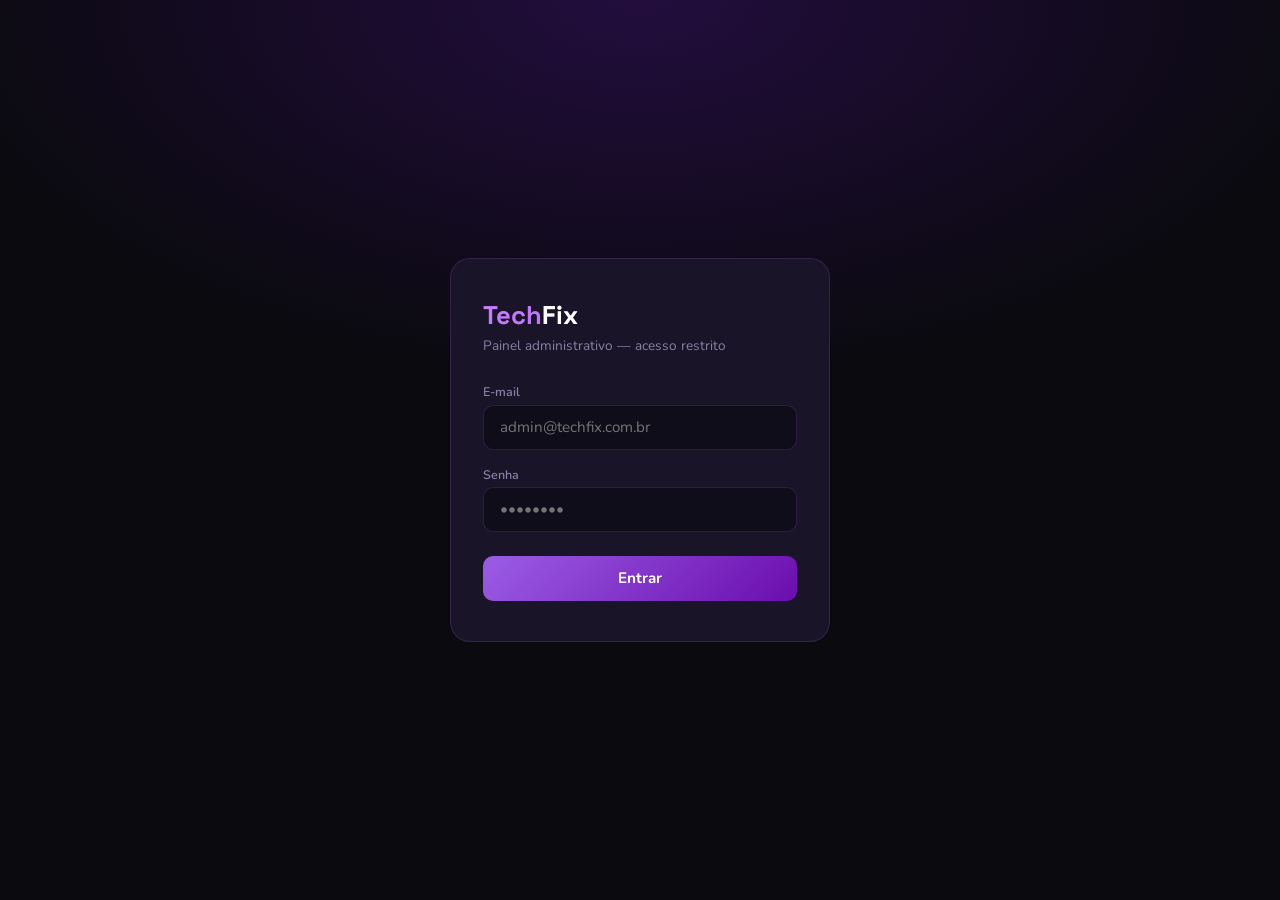
<file: TechFix/painel-admin.html>
<!DOCTYPE html>
<html lang="pt-BR">
<head>
  <meta charset="UTF-8"/>
  <meta name="viewport" content="width=device-width, initial-scale=1.0"/>
  <title>TechFix — Painel Admin</title>
  <link href="https://fonts.googleapis.com/css2?family=Space+Grotesk:wght@400;600;700&family=Nunito:wght@400;500;600&display=swap" rel="stylesheet">
  <style>
    :root {
      --roxo:      #9b5de5;
      --roxo-c:    #c77dff;
      --roxo-e:    #6a0dad;
      --fundo:     #0a0a0f;
      --fundo2:    #100d1a;
      --card:      #1a1428;
      --texto:     #f0eaff;
      --suave:     #8b80a8;
      --borda:     rgba(155,93,229,0.2);
      --verde:     #25D366;
      --laranja:   #f59e0b;
      --vermelho:  #ef4444;
      --azul:      #3b82f6;
    }
    *, *::before, *::after { box-sizing: border-box; margin: 0; padding: 0; }
    html { scroll-behavior: smooth; }
    body { font-family: 'Nunito', sans-serif; background: var(--fundo); color: var(--texto); min-height: 100vh; }
    h1,h2,h3,h4 { font-family: 'Space Grotesk', sans-serif; }

    /* LOGIN */
    #tela-login {
      min-height: 100vh; display: flex; align-items: center; justify-content: center;
      background: radial-gradient(ellipse 80% 60% at 50% 0%, rgba(107,22,200,0.25) 0%, transparent 70%), var(--fundo);
    }
    .login-box {
      background: var(--card); border: 1px solid var(--borda); border-radius: 20px;
      padding: 2.5rem 2rem; width: 100%; max-width: 380px;
    }
    .login-logo {
      font-family: 'Space Grotesk', sans-serif; font-size: 1.6rem; font-weight: 700;
      background: linear-gradient(90deg, var(--roxo-c), var(--roxo));
      -webkit-background-clip: text; -webkit-text-fill-color: transparent; margin-bottom: .3rem;
    }
    .login-logo span { color: white; -webkit-text-fill-color: white; }
    .login-box p { color: var(--suave); font-size: .85rem; margin-bottom: 1.8rem; }
    .l-campo { display: flex; flex-direction: column; gap: .3rem; margin-bottom: 1rem; }
    .l-campo label { font-size: .78rem; color: var(--suave); font-weight: 600; }
    .l-campo input {
      background: var(--fundo2); border: 1px solid var(--borda); border-radius: 10px;
      padding: .7rem 1rem; color: var(--texto); font-family: 'Nunito', sans-serif; font-size: .95rem; outline: none; transition: border-color .2s;
    }
    .l-campo input:focus { border-color: var(--roxo); }
    .btn-login {
      width: 100%; padding: .8rem; border-radius: 10px; border: none;
      background: linear-gradient(135deg, var(--roxo), var(--roxo-e));
      color: #fff; font-weight: 700; font-size: .95rem; cursor: pointer;
      font-family: 'Nunito', sans-serif; transition: opacity .2s; margin-top: .5rem;
    }
    .btn-login:hover { opacity: .9; }
    .login-erro {
      margin-top: .8rem; background: rgba(239,68,68,0.1); border: 1px solid rgba(239,68,68,0.3);
      color: #f87171; padding: .6rem .9rem; border-radius: 8px; font-size: .83rem; display: none;
    }
    .login-erro.vis { display: block; }

    /* APP */
    #app { display: none; }

    .sidebar {
      position: fixed; top: 0; left: 0; width: 220px; height: 100vh;
      background: var(--fundo2); border-right: 1px solid var(--borda);
      display: flex; flex-direction: column; z-index: 50;
    }
    .sb-logo {
      padding: 1.4rem 1.3rem; border-bottom: 1px solid var(--borda);
      font-family: 'Space Grotesk', sans-serif; font-size: 1.25rem; font-weight: 700;
      background: linear-gradient(90deg, var(--roxo-c), var(--roxo));
      -webkit-background-clip: text; -webkit-text-fill-color: transparent;
    }
    .sb-logo span { color: white; -webkit-text-fill-color: white; }
    .sb-logo small { display: block; font-size: .62rem; color: var(--suave); -webkit-text-fill-color: var(--suave); font-family: 'Nunito', sans-serif; font-weight: 400; margin-top: .15rem; }
    .sb-menu { flex: 1; padding: .8rem 0; overflow-y: auto; }
    .mi {
      display: flex; align-items: center; gap: .7rem; padding: .72rem 1.3rem;
      cursor: pointer; color: var(--suave); font-size: .88rem; font-weight: 500;
      border-left: 3px solid transparent; transition: all .2s;
    }
    .mi:hover { background: rgba(155,93,229,0.07); color: var(--texto); }
    .mi.ativo { background: rgba(155,93,229,0.12); color: var(--roxo-c); border-left-color: var(--roxo-c); }
    .mi .ico { font-size: 1rem; width: 18px; text-align: center; }
    .sb-foot { padding: 1rem 1.3rem; border-top: 1px solid var(--borda); }
    .btn-sair {
      width: 100%; padding: .5rem; border-radius: 8px; border: 1px solid var(--borda);
      background: transparent; color: var(--suave); font-size: .8rem; cursor: pointer;
      font-family: 'Nunito', sans-serif; transition: all .2s;
    }
    .btn-sair:hover { border-color: var(--vermelho); color: var(--vermelho); }

    .conteudo { margin-left: 220px; padding: 2rem 2.5rem; min-height: 100vh; }
    .page { display: none; }
    .page.ativa { display: block; }

    .ph { margin-bottom: 1.8rem; }
    .ph h2 { font-size: 1.55rem; font-weight: 700; }
    .ph p  { color: var(--suave); font-size: .85rem; margin-top: .3rem; }

    /* MÉTRICAS */
    .metricas { display: grid; grid-template-columns: repeat(auto-fit, minmax(160px,1fr)); gap: 1rem; margin-bottom: 2rem; }
    .met {
      background: var(--card); border: 1px solid var(--borda); border-radius: 14px; padding: 1.2rem 1.4rem;
    }
    .met-l { font-size: .72rem; color: var(--suave); text-transform: uppercase; letter-spacing: .06em; margin-bottom: .45rem; }
    .met-v { font-size: 1.9rem; font-weight: 700; font-family: 'Space Grotesk', sans-serif; }
    .met-s { font-size: .75rem; color: var(--suave); margin-top: .25rem; }
    .met.roxo   .met-v { color: var(--roxo-c); }
    .met.verde  .met-v { color: var(--verde); }
    .met.lar    .met-v { color: var(--laranja); }
    .met.azul   .met-v { color: var(--azul); }

    /* TABELA */
    .tc { background: var(--card); border: 1px solid var(--borda); border-radius: 16px; overflow: hidden; margin-bottom: 1.5rem; }
    .tc-head {
      display: flex; align-items: center; justify-content: space-between;
      padding: 1rem 1.3rem; border-bottom: 1px solid var(--borda); flex-wrap: wrap; gap: .7rem;
    }
    .tc-head h3 { font-size: .95rem; font-weight: 700; }
    .tc-head .sub { font-size: .75rem; color: var(--suave); margin-top: .1rem; }
    .filtros { display: flex; gap: .5rem; flex-wrap: wrap; }
    .f-sel, .f-inp {
      background: var(--fundo2); border: 1px solid var(--borda); border-radius: 8px;
      padding: .38rem .75rem; color: var(--texto); font-family: 'Nunito', sans-serif; font-size: .8rem; outline: none;
    }
    .f-inp { width: 190px; }
    .f-inp::placeholder { color: var(--suave); }
    .f-sel:focus, .f-inp:focus { border-color: var(--roxo); }

    .ts { overflow-x: auto; }
    table { width: 100%; border-collapse: collapse; font-size: .845rem; }
    thead th {
      padding: .7rem 1rem; text-align: left; font-size: .7rem;
      text-transform: uppercase; letter-spacing: .05em; color: var(--suave);
      border-bottom: 1px solid var(--borda); white-space: nowrap;
    }
    tbody tr { border-bottom: 1px solid rgba(155,93,229,0.07); transition: background .15s; }
    tbody tr:last-child { border-bottom: none; }
    tbody tr:hover { background: rgba(155,93,229,0.04); }
    tbody td { padding: .75rem 1rem; vertical-align: middle; }
    .cel-nome { font-weight: 600; }
    .cel-suave { color: var(--suave); font-size: .8rem; }

    .badge {
      display: inline-block; padding: .2rem .65rem; border-radius: 50px;
      font-size: .7rem; font-weight: 700; letter-spacing: .02em; white-space: nowrap;
    }
    .b-novo     { background: rgba(59,130,246,0.15);  color: #60a5fa; }
    .b-andamento{ background: rgba(245,158,11,0.15);  color: #fbbf24; }
    .b-concluido{ background: rgba(37,211,102,0.15);  color: #4ade80; }
    .b-cancelado{ background: rgba(239,68,68,0.15);   color: #f87171; }
    .b-aprovado { background: rgba(37,211,102,0.15);  color: #4ade80; }
    .b-pendente { background: rgba(245,158,11,0.15);  color: #fbbf24; }

    .urg-urgente   { color: #f87171; font-weight: 700; font-size: .8rem; }
    .urg-semana    { color: #fbbf24; font-size: .8rem; }
    .urg-sempressa { color: #4ade80; font-size: .8rem; }

    .est { color: #f5a623; font-size: .78rem; letter-spacing: 1px; }

    .ba {
      background: none; border: 1px solid var(--borda); border-radius: 6px;
      padding: .28rem .6rem; color: var(--suave); cursor: pointer; font-size: .75rem;
      font-family: 'Nunito', sans-serif; transition: all .2s;
    }
    .ba:hover { border-color: var(--roxo); color: var(--roxo-c); }
    .ba.g:hover { border-color: var(--verde); color: var(--verde); }
    .ba.r:hover { border-color: var(--vermelho); color: var(--vermelho); }

    .ev { text-align: center; padding: 2.5rem 1rem; color: var(--suave); }
    .ev-i { font-size: 2.2rem; margin-bottom: .7rem; }
    .ev p { font-size: .87rem; }

    .ld { text-align: center; padding: 1.8rem; color: var(--suave); font-size: .88rem; }
    .sp {
      display: inline-block; width: 18px; height: 18px;
      border: 2px solid var(--borda); border-top-color: var(--roxo);
      border-radius: 50%; animation: gir .7s linear infinite;
      vertical-align: middle; margin-right: .5rem;
    }
    @keyframes gir { to { transform: rotate(360deg); } }

    /* MODAL DETALHES */
    .modal-det {
      position: fixed; inset: 0; background: rgba(0,0,0,0.75); z-index: 200;
      display: none; align-items: center; justify-content: center; padding: 1rem;
    }
    .modal-det.ab { display: flex; }
    .det-box {
      background: var(--fundo2); border: 1px solid var(--borda); border-radius: 20px;
      padding: 1.8rem; max-width: 540px; width: 100%; max-height: 90vh; overflow-y: auto;
    }
    .det-box h3 { font-size: 1.1rem; margin-bottom: 1.2rem; }
    .det-l {
      display: flex; justify-content: space-between; align-items: flex-start;
      padding: .45rem 0; border-bottom: 1px solid var(--borda); font-size: .85rem;
    }
    .det-l:last-of-type { border-bottom: none; }
    .det-l span:first-child { color: var(--suave); min-width: 120px; }
    .det-l span:last-child  { font-weight: 600; text-align: right; flex: 1; margin-left: .5rem; }
    .det-obs { margin-top: 1rem; }
    .det-obs label { font-size: .78rem; color: var(--suave); font-weight: 600; display: block; margin-bottom: .4rem; }
    .det-obs textarea {
      width: 100%; background: var(--card); border: 1px solid var(--borda); border-radius: 8px;
      padding: .6rem .8rem; color: var(--texto); font-family: 'Nunito', sans-serif;
      font-size: .85rem; outline: none; resize: vertical; min-height: 70px; transition: border-color .2s;
    }
    .det-obs textarea:focus { border-color: var(--roxo); }

    .det-acoes { display: flex; gap: .6rem; margin-top: 1.1rem; flex-wrap: wrap; }
    .btn-st {
      flex: 1; min-width: 110px; padding: .55rem; border-radius: 8px; border: none;
      font-weight: 700; font-size: .78rem; cursor: pointer; font-family: 'Nunito', sans-serif; transition: opacity .2s;
    }
    .btn-st:hover { opacity: .8; }
    .st-and { background: rgba(245,158,11,0.18); color: #fbbf24; border: 1px solid rgba(245,158,11,0.3); }
    .st-con { background: rgba(37,211,102,0.18); color: #4ade80; border: 1px solid rgba(37,211,102,0.3); }
    .st-can { background: rgba(239,68,68,0.15);  color: #f87171; border: 1px solid rgba(239,68,68,0.3); }
    .btn-fdet {
      background: transparent; border: 1px solid var(--borda); color: var(--suave);
      padding: .55rem 1rem; border-radius: 8px; cursor: pointer;
      font-family: 'Nunito', sans-serif; font-weight: 600; transition: all .2s;
    }
    .btn-fdet:hover { border-color: var(--roxo); color: var(--texto); }

    /* TOAST */
    .toast {
      position: fixed; bottom: 1.5rem; right: 1.5rem; z-index: 999;
      background: var(--card); border: 1px solid var(--borda); border-radius: 12px;
      padding: .85rem 1.2rem; font-size: .85rem; font-weight: 600;
      display: flex; align-items: center; gap: .5rem;
      transform: translateY(80px); opacity: 0; transition: all .3s; pointer-events: none;
    }
    .toast.vis { transform: translateY(0); opacity: 1; }
    .toast.v { border-color: rgba(37,211,102,0.4); color: #4ade80; }
    .toast.r { border-color: rgba(239,68,68,0.4); color: #f87171; }

    /* FORM NOVO SERVIÇO */
    .form-serv {
      background: var(--card); border: 1px solid var(--borda); border-radius: 16px; padding: 1.5rem; margin-bottom: 1.5rem;
    }
    .form-serv h4 { font-size: .95rem; margin-bottom: 1rem; }
    .fs-grid { display: grid; grid-template-columns: 1fr 1fr; gap: .8rem; }
    .fs-campo { display: flex; flex-direction: column; gap: .3rem; }
    .fs-campo label { font-size: .75rem; color: var(--suave); font-weight: 600; }
    .fs-campo input, .fs-campo select, .fs-campo textarea {
      background: var(--fundo2); border: 1px solid var(--borda); border-radius: 8px;
      padding: .6rem .8rem; color: var(--texto); font-family: 'Nunito', sans-serif; font-size: .85rem; outline: none; transition: border-color .2s;
    }
    .fs-campo input:focus, .fs-campo select:focus { border-color: var(--roxo); }
    .fs-campo select option { background: var(--fundo2); }
    .btn-add-serv {
      margin-top: 1rem; background: linear-gradient(135deg, var(--roxo), var(--roxo-e));
      border: none; color: #fff; padding: .65rem 1.5rem; border-radius: 8px;
      font-weight: 700; font-size: .88rem; cursor: pointer; font-family: 'Nunito', sans-serif; transition: opacity .2s;
    }
    .btn-add-serv:hover { opacity: .9; }

    @media (max-width: 768px) {
      .sidebar { width: 100%; height: auto; position: relative; }
      .conteudo { margin-left: 0; padding: 1rem; }
      .metricas { grid-template-columns: 1fr 1fr; }
      .fs-grid { grid-template-columns: 1fr; }
    }
  </style>
</head>
<body>

<!-- LOGIN -->
<div id="tela-login">
  <div class="login-box">
    <div class="login-logo">Tech<span>Fix</span></div>
    <p>Painel administrativo — acesso restrito</p>
    <div class="l-campo">
      <label>E-mail</label>
      <input type="email" id="l-email" placeholder="admin@techfix.com.br"/>
    </div>
    <div class="l-campo">
      <label>Senha</label>
      <input type="password" id="l-senha" placeholder="••••••••" onkeydown="if(event.key==='Enter')login()"/>
    </div>
    <button class="btn-login" onclick="login()">Entrar</button>
    <div class="login-erro" id="l-erro"></div>
  </div>
</div>

<!-- APP -->
<div id="app">
  <aside class="sidebar">
    <div class="sb-logo">Tech<span>Fix</span><small>Painel Admin</small></div>
    <nav class="sb-menu">
      <div class="mi ativo"   data-pg="dashboard"   onclick="ir(this)"><span class="ico">📊</span> Dashboard</div>
      <div class="mi"         data-pg="orcamentos"   onclick="ir(this)"><span class="ico">📋</span> Orçamentos</div>
      <div class="mi"         data-pg="clientes"     onclick="ir(this)"><span class="ico">👥</span> Clientes</div>
      <div class="mi"         data-pg="servicos"     onclick="ir(this)"><span class="ico">🔧</span> Serviços</div>
      <div class="mi"         data-pg="depoimentos"  onclick="ir(this)"><span class="ico">⭐</span> Depoimentos</div>
    </nav>
    <div class="sb-foot">
      <div style="font-size:.72rem;color:var(--suave);margin-bottom:.5rem;text-align:center" id="user-label"></div>
      <button class="btn-sair" onclick="sair()">↩ Sair</button>
    </div>
  </aside>

  <main class="conteudo">

    <!-- DASHBOARD -->
    <div class="page ativa" id="page-dashboard">
      <div class="ph"><h2>Dashboard</h2><p id="saudacao">Bem-vindo ao painel TechFix</p></div>
      <div class="metricas">
        <div class="met roxo"><div class="met-l">Orçamentos novos</div><div class="met-v" id="m1">—</div><div class="met-s">Aguardando atendimento</div></div>
        <div class="met lar"> <div class="met-l">Em andamento</div>   <div class="met-v" id="m2">—</div><div class="met-s">Serviços em execução</div></div>
        <div class="met verde"><div class="met-l">Concluídos</div>    <div class="met-v" id="m3">—</div><div class="met-s">Total histórico</div></div>
        <div class="met azul"><div class="met-l">Clientes</div>       <div class="met-v" id="m4">—</div><div class="met-s">Cadastrados</div></div>
      </div>
      <div class="tc">
        <div class="tc-head"><div><h3>Últimos orçamentos</h3><div class="sub">5 mais recentes</div></div></div>
        <div class="ts"><table>
          <thead><tr><th>Cliente</th><th>Dispositivo</th><th>Serviços</th><th>Técnico</th><th>Urgência</th><th>Status</th><th>Data</th></tr></thead>
          <tbody id="dash-tb"><tr><td colspan="7"><div class="ld"><span class="sp"></span>Carregando...</div></td></tr></tbody>
        </table></div>
      </div>
    </div>

    <!-- ORÇAMENTOS -->
    <div class="page" id="page-orcamentos">
      <div class="ph"><h2>Orçamentos</h2><p>Pedidos recebidos pelo formulário do site</p></div>
      <div class="tc">
        <div class="tc-head">
          <div><h3>Todos os orçamentos</h3></div>
          <div class="filtros">
            <input class="f-inp" placeholder="🔍 Buscar cliente..." oninput="buscaOrc=this.value.toLowerCase();renderOrc()"/>
            <select id="sel-status-orc" class="f-sel" onchange="filtroStatusOrc=this.value;renderOrc()">
              <option value="">Todos os status</option>
              <option value="novo">Novo</option>
              <option value="em_andamento">Em andamento</option>
              <option value="concluido">Concluído</option>
              <option value="cancelado">Cancelado</option>
            </select>
          </div>
        </div>
        <div class="ts"><table>
          <thead><tr><th>Cliente</th><th>WhatsApp</th><th>Dispositivo</th><th>Serviços</th><th>Urgência</th><th>Técnico</th><th>Status</th><th>Data</th><th></th></tr></thead>
          <tbody id="tb-orc"><tr><td colspan="9"><div class="ld"><span class="sp"></span>Carregando...</div></td></tr></tbody>
        </table></div>
      </div>
    </div>

    <!-- CLIENTES -->
    <div class="page" id="page-clientes">
      <div class="ph"><h2>Clientes</h2><p>Prontuário de todos os clientes cadastrados</p></div>
      <div class="tc">
        <div class="tc-head">
          <div><h3>Base de clientes</h3></div>
          <div class="filtros">
            <input id="inp-busca-cli" class="f-inp" placeholder="🔍 Buscar nome ou WhatsApp..." oninput="renderCli()"/>
          </div>
        </div>
        <div class="ts"><table>
          <thead><tr><th>Nome</th><th>WhatsApp</th><th>Cidade</th><th>Cadastrado em</th><th></th></tr></thead>
          <tbody id="tb-cli"><tr><td colspan="5"><div class="ld"><span class="sp"></span>Carregando...</div></td></tr></tbody>
        </table></div>
      </div>
    </div>

    <!-- SERVIÇOS -->
    <div class="page" id="page-servicos">
      <div class="ph"><h2>Serviços Realizados</h2><p>Histórico de atendimentos</p></div>

      <!-- Formulário para adicionar novo serviço -->
      <div class="form-serv" id="form-serv-topo">
        <h4>➕ Registrar novo serviço</h4>
        <input type="hidden" id="fs-orc-id" value=""/>
        <input type="hidden" id="fs-cli-id" value=""/>
        <div class="fs-grid">
          <div class="fs-campo">
            <label>Cliente (WhatsApp)</label>
            <input type="text" id="fs-wpp" placeholder="41988880001"/>
          </div>
          <div class="fs-campo">
            <label>Descrição do serviço *</label>
            <input type="text" id="fs-desc" placeholder="Ex: Troca de tela Dell Inspiron"/>
          </div>
          <div class="fs-campo">
            <label>Dispositivo</label>
            <input type="text" id="fs-disp" placeholder="Notebook, Desktop..."/>
          </div>
          <div class="fs-campo">
            <label>Marca / Modelo</label>
            <input type="text" id="fs-marca" placeholder="Dell Inspiron 15"/>
          </div>
          <div class="fs-campo">
            <label>Técnico</label>
            <select id="fs-tec">
              <option value="Reginaldo">Reginaldo</option>
              <option value="Leonardo">Leonardo</option>
            </select>
          </div>
          <div class="fs-campo">
            <label>Valor cobrado (R$)</label>
            <input type="number" id="fs-val" placeholder="0.00" step="0.01"/>
          </div>
          <div class="fs-campo">
            <label>Data de entrada</label>
            <input type="date" id="fs-entrada"/>
          </div>
          <div class="fs-campo">
            <label>Status</label>
            <select id="fs-status">
              <option value="em_andamento">Em andamento</option>
              <option value="concluido">Concluído</option>
            </select>
          </div>
        </div>
        <button class="btn-add-serv" onclick="adicionarServico()">Registrar serviço</button>
      </div>

      <div class="tc">
        <div class="tc-head">
          <div><h3>Histórico</h3></div>
          <div class="filtros">
            <select id="sel-status-serv" class="f-sel" onchange="filtroStatusServ=this.value;renderServ()">
              <option value="">Todos</option>
              <option value="em_andamento">Em andamento</option>
              <option value="concluido">Concluído</option>
              <option value="cancelado">Cancelado</option>
            </select>
          </div>
        </div>
        <div class="ts"><table>
          <thead><tr><th>Cliente</th><th>Descrição</th><th>Dispositivo</th><th>Técnico</th><th>Valor</th><th>Entrada</th><th>Saída</th><th>Status</th><th></th></tr></thead>
          <tbody id="tb-serv"><tr><td colspan="9"><div class="ld"><span class="sp"></span>Carregando...</div></td></tr></tbody>
        </table></div>
      </div>
    </div>

    <!-- DEPOIMENTOS -->
    <div class="page" id="page-depoimentos">
      <div class="ph"><h2>Depoimentos</h2><p>Aprove avaliações antes de exibir no site</p></div>
      <div class="tc">
        <div class="tc-head">
          <div><h3>Avaliações recebidas</h3></div>
          <div class="filtros">
            <select id="sel-dep-filtro" class="f-sel" onchange="filtroDep=this.value;renderDep()">
              <option value="">Todos</option>
              <option value="false">Pendentes</option>
              <option value="true">Aprovados</option>
            </select>
          </div>
        </div>
        <div class="ts"><table>
          <thead><tr><th>Nome</th><th>Serviço</th><th>Avaliação</th><th>Comentário</th><th>Status</th><th>Data</th><th></th></tr></thead>
          <tbody id="tb-dep"><tr><td colspan="7"><div class="ld"><span class="sp"></span>Carregando...</div></td></tr></tbody>
        </table></div>
      </div>
    </div>

  </main>
</div>

<!-- MODAL DETALHES ORÇAMENTO -->
<div class="modal-det" id="modal-det" onclick="if(event.target===this)fecharDet()">
  <div class="det-box">
    <h3>📋 Detalhes do orçamento</h3>
    <div id="det-corpo"></div>
    <div class="det-obs">
      <label>Observações internas (visível só aqui)</label>
      <textarea id="det-obs" placeholder="Anote peças, valores, prazo..."></textarea>
    </div>
    <div id="det-acoes-btn" class="det-acoes">
      <button class="btn-st st-and" onclick="mudarStatus('em_andamento')">🟡 Em andamento</button>
      <button class="btn-st st-con" onclick="mudarStatus('concluido')">✅ Concluído</button>
      <button class="btn-st st-can" onclick="mudarStatus('cancelado')">❌ Cancelado</button>
      <button class="btn-fdet" onclick="fecharDet()">Fechar</button>
    </div>
    <div id="det-aviso-lock" style="display:none;margin-top:.8rem;background:rgba(245,158,11,0.1);border:1px solid rgba(245,158,11,0.3);border-radius:8px;padding:.7rem 1rem;font-size:.82rem;color:#fbbf24">
      🔒 Este orçamento pertence a outro técnico. Você pode visualizar, mas não pode modificar.
    </div>
    <div id="det-aviso-lock-fechar" style="display:flex;justify-content:flex-end;margin-top:.8rem">
      <button class="btn-fdet" onclick="fecharDet()" id="btn-fechar-lock">Fechar</button>
    </div>
  </div>
</div>

<!-- TOAST -->
<div class="toast" id="toast"></div>


<script>
  const SUPA_URL = 'https://pfigjyvhczzvcjseueoa.supabase.co';
  const SUPA_KEY = 'eyJhbGciOiJIUzI1NiIsInR5cCI6IkpXVCJ9.eyJpc3MiOiJzdXBhYmFzZSIsInJlZiI6InBmaWdqeXZoY3p6dmNqc2V1ZW9hIiwicm9sZSI6ImFub24iLCJpYXQiOjE3NzE4NTE1NTEsImV4cCI6MjA4NzQyNzU1MX0.tl8aNDsA8ITt50oielqRz5Oja6xjLIR2xT8Khk3AqGk';

  let TOKEN = '', tecnicoLogado = '';
  let orcamentos = [], clientes = [], servicos = [], depoimentos = [];
  let orcAtivo = null;
  let filtroStatusOrc = '', buscaOrc = '', filtroStatusServ = '', filtroDep = '';

  // ── HEADERS ──────────────────────────────────────────────
  const H = () => ({
    'apikey': SUPA_KEY,
    'Authorization': `Bearer ${TOKEN || SUPA_KEY}`,
    'Content-Type': 'application/json'
  });

  // ── LOGIN ─────────────────────────────────────────────────
  async function login() {
    const email = document.getElementById('l-email').value.trim();
    const senha = document.getElementById('l-senha').value;
    const err   = document.getElementById('l-erro');
    err.classList.remove('vis');
    try {
      const r = await fetch(`${SUPA_URL}/auth/v1/token?grant_type=password`, {
        method: 'POST',
        headers: { 'Content-Type': 'application/json', 'apikey': SUPA_KEY },
        body: JSON.stringify({ email, password: senha })
      });
      const d = await r.json();
      if (d.access_token) {
        TOKEN = d.access_token;
        const n = email.split('@')[0].toLowerCase();
        tecnicoLogado = n.includes('reginaldo') ? 'Reginaldo' : n.includes('leonardo') ? 'Leonardo' : '';
        document.getElementById('tela-login').style.display = 'none';
        document.getElementById('app').style.display = 'block';
        const h = new Date().getHours();
        document.getElementById('saudacao').textContent = `${h<12?'Bom dia':h<18?'Boa tarde':'Boa noite'}, ${email.split('@')[0]} 👋`;
        document.getElementById('user-label').textContent = tecnicoLogado ? `🔧 ${tecnicoLogado}` : '👑 Admin';
        document.getElementById('fs-entrada').value = new Date().toISOString().split('T')[0];
        // Resetar filtros e selects
        filtroStatusOrc = ''; buscaOrc = ''; filtroStatusServ = ''; filtroDep = '';
        document.getElementById('sel-status-orc').value = '';
        document.getElementById('sel-status-serv').value = '';
        document.getElementById('sel-dep-filtro').value = '';
        await carregarTudo();
      } else {
        err.textContent = d.error_description || 'E-mail ou senha inválidos.';
        err.classList.add('vis');
      }
    } catch(e) {
      err.textContent = 'Erro de conexão com o Supabase.';
      err.classList.add('vis');
    }
  }
  function sair() { TOKEN = ''; location.reload(); }

  // ── NAVEGAÇÃO ─────────────────────────────────────────────
  function ir(el) {
    document.querySelectorAll('.mi').forEach(m => m.classList.remove('ativo'));
    document.querySelectorAll('.page').forEach(p => p.classList.remove('ativa'));
    el.classList.add('ativo');
    document.getElementById('page-' + el.dataset.pg).classList.add('ativa');
  }

  // ── DB ────────────────────────────────────────────────────
  async function db(tabela, params = '') {
    const r = await fetch(`${SUPA_URL}/rest/v1/${tabela}?${params}`, { headers: H() });
    const j = await r.json();
    if (!r.ok) { console.error(`[db/${tabela}]`, j); return []; }
    return Array.isArray(j) ? j : [];
  }
  async function dbPatch(tabela, id, dados) {
    const r = await fetch(`${SUPA_URL}/rest/v1/${tabela}?id=eq.${id}`, {
      method: 'PATCH', headers: { ...H(), 'Prefer': 'return=minimal' }, body: JSON.stringify(dados)
    });
    if (!r.ok) console.error(`[patch/${tabela}]`, await r.json());
  }
  async function dbPost(tabela, dados) {
    const r = await fetch(`${SUPA_URL}/rest/v1/${tabela}`, {
      method: 'POST', headers: { ...H(), 'Prefer': 'return=representation' }, body: JSON.stringify(dados)
    });
    const j = await r.json();
    if (!r.ok) console.error(`[post/${tabela}]`, j);
    return Array.isArray(j) ? j[0] : null;
  }
  async function dbDelete(tabela, id) {
    await fetch(`${SUPA_URL}/rest/v1/${tabela}?id=eq.${id}`, { method: 'DELETE', headers: H() });
  }

  // ── CARREGAR TUDO ─────────────────────────────────────────
  async function carregarTudo() {
    [orcamentos, clientes, servicos, depoimentos] = await Promise.all([
      db('orcamentos',          'order=criado_em.desc'),
      db('clientes',            'order=criado_em.desc'),
      db('servicos_realizados', 'order=criado_em.desc'),
      db('depoimentos',         'order=criado_em.desc')
    ]);
    console.log('[carregarTudo] orç:', orcamentos.length, 'cli:', clientes.length);
    renderDashboard(); renderOrc(); renderCli(); renderServ(); renderDep();
  }

  // ── DASHBOARD ─────────────────────────────────────────────
  function renderDashboard() {
    const orc_meus = tecnicoLogado ? orcamentos.filter(o => o.tecnico === tecnicoLogado) : orcamentos;
    const serv_meus = tecnicoLogado ? servicos.filter(s => s.tecnico === tecnicoLogado) : servicos;

    document.getElementById('m1').textContent = orc_meus.filter(o => o.status === 'novo').length;
    document.getElementById('m2').textContent = serv_meus.filter(s => s.status === 'em_andamento').length;
    document.getElementById('m3').textContent = serv_meus.filter(s => s.status === 'concluido').length;
    document.getElementById('m4').textContent = clientes.length;

    const tb  = document.getElementById('dash-tb');
    const ult = orc_meus.slice(0, 8);
    if (!ult.length) { tb.innerHTML = vazio('Nenhum orçamento ainda'); return; }
    tb.innerHTML = ult.map(o => {
      const cli = clientes.find(c => c.id === o.cliente_id);
      return `<tr>
        <td class="cel-nome">${cli?.nome || '—'}</td>
        <td>${o.dispositivo}</td>
        <td style="font-size:.78rem;max-width:160px">${(o.servicos || []).join(', ')}</td>
        <td>${o.tecnico}</td>
        <td>${urgBadge(o.urgencia)}</td>
        <td>${badge(o.status)}</td>
        <td class="cel-suave">${fmtData(o.criado_em)}</td>
        <td><button class="ba" onclick='abrirDet(${esc64(o)})'>Ver</button></td>
      </tr>`;
    }).join('');
  }

  // ── ORÇAMENTOS ────────────────────────────────────────────
  function renderOrc() {
    const tb = document.getElementById('tb-orc');
    let lista = tecnicoLogado ? orcamentos : [...orcamentos]; // técnico vê só os seus no padrão
    if (tecnicoLogado) lista = orcamentos; // na verdade mostra todos mas restringe ações

    if (filtroStatusOrc) lista = lista.filter(o => o.status === filtroStatusOrc);
    if (buscaOrc) lista = lista.filter(o => {
      const cli = clientes.find(c => c.id === o.cliente_id);
      return (cli?.nome || '').toLowerCase().includes(buscaOrc) ||
             (cli?.whatsapp || '').includes(buscaOrc);
    });

    if (!lista.length) { tb.innerHTML = vazio('Nenhum orçamento encontrado'); return; }
    tb.innerHTML = lista.map(o => {
      const cli     = clientes.find(c => c.id === o.cliente_id);
      const ehMeu   = !tecnicoLogado || o.tecnico === tecnicoLogado;
      const podeAceitar = o.status === 'novo' && ehMeu;
      return `<tr ${!ehMeu ? 'style="opacity:.6"' : ''}>
        <td class="cel-nome">${cli?.nome || '—'}</td>
        <td class="cel-suave">${fmtWpp(cli?.whatsapp || '')}</td>
        <td>${o.dispositivo}${o.marca ? ' <span class="cel-suave">'+o.marca+'</span>' : ''}</td>
        <td style="max-width:140px;font-size:.78rem">${(o.servicos || []).join(', ')}</td>
        <td>${urgBadge(o.urgencia)}</td>
        <td>${o.tecnico}</td>
        <td>${badge(o.status)}</td>
        <td class="cel-suave">${fmtData(o.criado_em)}</td>
        <td style="display:flex;gap:.3rem;flex-wrap:wrap">
          <button class="ba" onclick='abrirDet(${esc64(o)})'>Ver</button>
          ${podeAceitar ? `<button class="ba g" onclick='aceitarOrcamento(${esc64(o)})'>✓ Aceitar</button>` : ''}
          ${!ehMeu ? '<span style="font-size:.7rem;color:var(--suave)">🔒 outro técnico</span>' : ''}
        </td>
      </tr>`;
    }).join('');
  }

  // ── ACEITAR → preenche form de serviço ───────────────────
  async function aceitarOrcamento(o) {
    const cli = clientes.find(c => c.id === o.cliente_id);
    document.getElementById('fs-desc').value   = (o.servicos || []).join(', ');
    document.getElementById('fs-disp').value   = o.dispositivo || '';
    document.getElementById('fs-marca').value  = [o.marca, o.modelo].filter(Boolean).join(' ');
    document.getElementById('fs-wpp').value    = cli?.whatsapp || '';
    document.getElementById('fs-orc-id').value = o.id;
    document.getElementById('fs-cli-id').value = o.cliente_id || '';
    const sel = document.getElementById('fs-tec');
    for (let opt of sel.options) if (opt.value === o.tecnico) { opt.selected = true; break; }
    await dbPatch('orcamentos', o.id, { status: 'em_andamento' });
    orcamentos = await db('orcamentos', 'order=criado_em.desc');
    renderOrc(); renderDashboard();
    document.querySelector('.mi[data-pg="servicos"]').click();
    setTimeout(() => document.getElementById('form-serv-topo').scrollIntoView({ behavior: 'smooth' }), 200);
    toast('📋 Dados puxados! Confira e registre o serviço.', 'v');
  }

  // ── CLIENTES ─────────────────────────────────────────────
  function renderCli() {
    const t  = (document.getElementById('inp-busca-cli')?.value || '').toLowerCase();
    const tb = document.getElementById('tb-cli');
    const lista = t ? clientes.filter(c =>
      c.nome.toLowerCase().includes(t) || (c.whatsapp || '').includes(t)) : clientes;
    if (!lista.length) { tb.innerHTML = vazio('Nenhum cliente encontrado'); return; }
    tb.innerHTML = lista.map(c => {
      const total = orcamentos.filter(o => o.cliente_id === c.id).length;
      return `<tr>
        <td class="cel-nome">${c.nome}</td>
        <td>${fmtWpp(c.whatsapp)}</td>
        <td class="cel-suave">${c.cidade || '—'}</td>
        <td><span class="badge b-novo">${total} pedido${total !== 1 ? 's' : ''}</span></td>
        <td class="cel-suave">${fmtData(c.criado_em)}</td>
        <td><a href="https://wa.me/55${(c.whatsapp||'').replace(/\D/g,'')}" target="_blank" rel="noopener">
          <button class="ba g">WhatsApp</button></a>
        </td>
      </tr>`;
    }).join('');
  }

  // ── SERVIÇOS ─────────────────────────────────────────────
  function renderServ() {
    const tb = document.getElementById('tb-serv');
    let lista = [...servicos];
    if (filtroStatusServ) lista = lista.filter(s => s.status === filtroStatusServ);
    if (!lista.length) { tb.innerHTML = vazio('Nenhum serviço registrado'); return; }
    tb.innerHTML = lista.map(s => {
      const cli   = clientes.find(c => c.id === s.cliente_id);
      const ehMeu = !tecnicoLogado || s.tecnico === tecnicoLogado;
      return `<tr ${!ehMeu ? 'style="opacity:.6"' : ''}>
        <td class="cel-nome">${cli?.nome || '—'}</td>
        <td>${s.descricao}</td>
        <td class="cel-suave">${[s.dispositivo, s.marca].filter(Boolean).join(' ')}</td>
        <td>${s.tecnico || '—'}</td>
        <td>${s.valor_cobrado ? 'R$ ' + parseFloat(s.valor_cobrado).toFixed(2) : '—'}</td>
        <td class="cel-suave">${s.data_entrada || '—'}</td>
        <td class="cel-suave">${s.data_saida || '—'}</td>
        <td>${badge(s.status)}</td>
        <td style="display:flex;gap:.3rem;flex-wrap:wrap">
          ${ehMeu && s.status === 'em_andamento' ? `<button class="ba g" onclick="concluirServico('${s.id}')">✓ Concluir</button>` : ''}
          ${ehMeu ? `<button class="ba r" onclick="deletarServico('${s.id}')">🗑</button>` : '<span style="font-size:.7rem;color:var(--suave)">🔒</span>'}
        </td>
      </tr>`;
    }).join('');
  }

  async function adicionarServico() {
    const desc = document.getElementById('fs-desc').value.trim();
    if (!desc) { toast('Preencha a descrição do serviço.', 'r'); return; }
    const wpp   = document.getElementById('fs-wpp').value.trim().replace(/\D/g, '');
    const cliId = document.getElementById('fs-cli-id').value ||
                  clientes.find(c => (c.whatsapp || '').replace(/\D/g, '') === wpp)?.id || null;
    const dados = {
      cliente_id:   cliId,
      orcamento_id: document.getElementById('fs-orc-id').value || null,
      descricao:    desc,
      dispositivo:  document.getElementById('fs-disp').value.trim(),
      marca:        document.getElementById('fs-marca').value.trim(),
      tecnico:      document.getElementById('fs-tec').value,
      valor_cobrado:parseFloat(document.getElementById('fs-val').value) || null,
      data_entrada: document.getElementById('fs-entrada').value || null,
      status:       document.getElementById('fs-status').value
    };
    await dbPost('servicos_realizados', dados);
    toast('✅ Serviço registrado!', 'v');
    ['fs-desc','fs-disp','fs-marca','fs-val','fs-wpp','fs-orc-id','fs-cli-id'].forEach(id => document.getElementById(id).value = '');
    servicos = await db('servicos_realizados', 'order=criado_em.desc');
    renderServ(); renderDashboard();
  }

  async function concluirServico(id) {
    await dbPatch('servicos_realizados', id, { status: 'concluido', data_saida: new Date().toISOString().split('T')[0] });
    toast('✅ Serviço concluído!', 'v');
    servicos = await db('servicos_realizados', 'order=criado_em.desc');
    renderServ(); renderDashboard();
  }

  async function deletarServico(id) {
    if (!confirm('Apagar este serviço do histórico?')) return;
    await dbDelete('servicos_realizados', id);
    toast('🗑 Serviço apagado.', 'v');
    servicos = await db('servicos_realizados', 'order=criado_em.desc');
    renderServ(); renderDashboard();
  }

  // ── DEPOIMENTOS ───────────────────────────────────────────
  function renderDep() {
    const tb = document.getElementById('tb-dep');
    let lista = [...depoimentos];
    if (filtroDep !== '') lista = lista.filter(d => String(d.aprovado) === filtroDep);
    if (!lista.length) { tb.innerHTML = vazio('Nenhum depoimento encontrado'); return; }
    tb.innerHTML = lista.map(d => `<tr>
      <td class="cel-nome">${d.nome}</td>
      <td class="cel-suave">${d.servico_desc || '—'}</td>
      <td><span class="est">${'★'.repeat(d.estrelas)}${'☆'.repeat(5-d.estrelas)}</span></td>
      <td style="max-width:200px;font-size:.82rem">${d.texto}</td>
      <td>${d.aprovado ? '<span class="badge b-aprovado">Aprovado</span>' : '<span class="badge b-pendente">Pendente</span>'}</td>
      <td class="cel-suave">${fmtData(d.criado_em)}</td>
      <td style="display:flex;gap:.4rem">
        ${!d.aprovado ? `<button class="ba g" onclick="aprovarDep('${d.id}')">✓ Aprovar</button>` : ''}
        <button class="ba r" onclick="recusarDep('${d.id}')">🗑</button>
      </td>
    </tr>`).join('');
  }

  async function aprovarDep(id) {
    await dbPatch('depoimentos', id, { aprovado: true });
    toast('✅ Depoimento aprovado! Já aparece no site.', 'v');
    depoimentos = await db('depoimentos', 'order=criado_em.desc');
    renderDep();
  }

  async function recusarDep(id) {
    if (!confirm('Remover este depoimento?')) return;
    await dbDelete('depoimentos', id);
    toast('🗑 Depoimento removido.', 'v');
    depoimentos = await db('depoimentos', 'order=criado_em.desc');
    renderDep();
  }

  // ── MODAL DETALHE ─────────────────────────────────────────
  function abrirDet(o) {
    orcAtivo = o;
    const cli   = clientes.find(c => c.id === o.cliente_id);
    const ehMeu = !tecnicoLogado || o.tecnico === tecnicoLogado;
    document.getElementById('det-corpo').innerHTML = `
      <div class="det-l"><span>👤 Nome</span><span>${cli?.nome || '—'}</span></div>
      <div class="det-l"><span>📞 WhatsApp</span><span>${fmtWpp(cli?.whatsapp || '—')}</span></div>
      <div class="det-l"><span>📍 Cidade</span><span>${cli?.cidade || '—'}</span></div>
      <div class="det-l"><span>💻 Dispositivo</span><span>${o.dispositivo}</span></div>
      <div class="det-l"><span>🏷️ Marca/Modelo</span><span>${o.marca || '—'} ${o.modelo || ''}</span></div>
      <div class="det-l"><span>🔧 Serviços</span><span>${(o.servicos || []).join(', ')}</span></div>
      <div class="det-l"><span>⚠️ Problema</span><span>${o.problema}</span></div>
      <div class="det-l"><span>⏱️ Urgência</span><span>${o.urgencia || '—'}</span></div>
      <div class="det-l"><span>👨‍🔧 Técnico</span><span>${o.tecnico}</span></div>
      <div class="det-l"><span>📌 Status</span><span>${badge(o.status)}</span></div>
      <div class="det-l"><span>📅 Recebido</span><span>${fmtData(o.criado_em)}</span></div>
    `;
    document.getElementById('det-obs').value = o.observacoes || '';
    // Mostrar/esconder botões de ação conforme permissão
    document.getElementById('det-acoes-btn').style.display = ehMeu ? 'flex' : 'none';
    document.getElementById('det-aviso-lock').style.display = ehMeu ? 'none' : 'block';
    document.getElementById('modal-det').classList.add('ab');
  }

  function fecharDet() { document.getElementById('modal-det').classList.remove('ab'); }

  async function mudarStatus(st) {
    if (!orcAtivo) return;
    await dbPatch('orcamentos', orcAtivo.id, { status: st, observacoes: document.getElementById('det-obs').value });
    toast('✅ Status atualizado!', 'v');
    fecharDet();
    orcamentos = await db('orcamentos', 'order=criado_em.desc');
    renderOrc(); renderDashboard();
  }

  // ── HELPERS ───────────────────────────────────────────────
  function badge(st) {
    const m = { novo:'b-novo', em_andamento:'b-andamento', concluido:'b-concluido', cancelado:'b-cancelado' };
    const l = { novo:'Novo', em_andamento:'Em andamento', concluido:'Concluído', cancelado:'Cancelado' };
    return `<span class="badge ${m[st]||''}">${l[st]||st}</span>`;
  }
  function urgBadge(u) {
    if (!u) return '—';
    const m = { 'Urgente':'urg-urgente','Esta semana':'urg-semana','Sem pressa':'urg-sempressa' };
    return `<span class="${m[u]||''}">${u}</span>`;
  }
  function fmtData(iso) {
    if (!iso) return '—';
    return new Date(iso).toLocaleDateString('pt-BR', { day:'2-digit',month:'2-digit',year:'2-digit',hour:'2-digit',minute:'2-digit' });
  }
  function fmtWpp(n) {
    const d = (n||'').replace(/\D/g,'');
    return d.length===11 ? `(${d.slice(0,2)}) ${d.slice(2,7)}-${d.slice(7)}` : (n||'—');
  }
  function vazio(msg) {
    return `<tr><td colspan="20"><div class="ev"><div class="ev-i">📭</div><p>${msg}</p></div></td></tr>`;
  }
  function toast(msg, tipo) {
    const el = document.getElementById('toast');
    el.textContent = msg; el.className = `toast ${tipo} vis`;
    setTimeout(() => el.classList.remove('vis'), 3500);
  }
  function esc64(obj) {
    return "JSON.parse(atob('" + btoa(unescape(encodeURIComponent(JSON.stringify(obj)))) + "'))";
  }

  document.addEventListener('keydown', e => { if (e.key === 'Escape') fecharDet(); });
</script>
</body>
</html>
</file>
<file: painel-admin.css>
/* ================================================================
   TECHFIX — Painel Administrativo
   Arquivo: painel-admin.css
   Descrição: Estilos do painel de gerenciamento da TechFix
================================================================ */

/* ── VARIÁVEIS GLOBAIS DE COR E ESTILO ────────────────────── */
:root {
  --roxo:      #9b5de5;              /* Cor principal roxa                */
  --roxo-claro: #c77dff;             /* Roxo mais claro para destaques    */
  --roxo-escuro: #6a0dad;            /* Roxo escuro para gradientes       */
  --fundo:     #0a0a0f;              /* Fundo principal                   */
  --fundo2:    #100d1a;              /* Fundo alternado / sidebar         */
  --card:      #1a1428;              /* Fundo dos cartões                 */
  --texto:     #f0eaff;              /* Texto principal                   */
  --suave:     #8b80a8;              /* Texto secundário / apagado        */
  --borda:     rgba(155,93,229,0.2); /* Bordas com transparência roxa     */
  --verde:     #25D366;              /* Verde WhatsApp / sucesso          */
  --laranja:   #f59e0b;              /* Laranja para alertas              */
  --vermelho:  #ef4444;              /* Vermelho para erros / cancelado   */
  --azul:      #3b82f6;              /* Azul para informações             */
}

/* ── RESET BÁSICO ─────────────────────────────────────────── */
*, *::before, *::after {
  box-sizing: border-box;
  margin: 0;
  padding: 0;
}

html {
  scroll-behavior: smooth;
}

body {
  font-family: 'Nunito', sans-serif;
  background: var(--fundo);
  color: var(--texto);
  min-height: 100vh;
}

h1, h2, h3, h4 {
  font-family: 'Space Grotesk', sans-serif;
}

/* ================================================================
   TELA DE LOGIN
================================================================ */

/* Fundo da tela de login com gradiente radial */
#tela-login {
  min-height: 100vh;
  display: flex;
  align-items: center;
  justify-content: center;
  background:
    radial-gradient(ellipse 80% 60% at 50% 0%, rgba(107,22,200,0.25) 0%, transparent 70%),
    var(--fundo);
}

/* Caixa central do formulário de login */
.caixa-login {
  background: var(--card);
  border: 1px solid var(--borda);
  border-radius: 20px;
  padding: 2.5rem 2rem;
  width: 100%;
  max-width: 380px;
}

/* Logo dentro da caixa de login */
.logo-login {
  font-family: 'Space Grotesk', sans-serif;
  font-size: 1.6rem;
  font-weight: 700;
  background: linear-gradient(90deg, var(--roxo-claro), var(--roxo));
  -webkit-background-clip: text;
  -webkit-text-fill-color: transparent;
  margin-bottom: .3rem;
}

.logo-login span {
  color: white;
  -webkit-text-fill-color: white;
}

.caixa-login p {
  color: var(--suave);
  font-size: .85rem;
  margin-bottom: 1.8rem;
}

/* Campo de formulário (label + input) */
.campo-login {
  display: flex;
  flex-direction: column;
  gap: .3rem;
  margin-bottom: 1rem;
}

.campo-login label {
  font-size: .78rem;
  color: var(--suave);
  font-weight: 600;
}

.campo-login input {
  background: var(--fundo2);
  border: 1px solid var(--borda);
  border-radius: 10px;
  padding: .7rem 1rem;
  color: var(--texto);
  font-family: 'Nunito', sans-serif;
  font-size: .95rem;
  outline: none;
  transition: border-color .2s;
}

.campo-login input:focus {
  border-color: var(--roxo);
}

/* Botão de entrar */
.btn-entrar {
  width: 100%;
  padding: .8rem;
  border-radius: 10px;
  border: none;
  background: linear-gradient(135deg, var(--roxo), var(--roxo-escuro));
  color: #fff;
  font-weight: 700;
  font-size: .95rem;
  cursor: pointer;
  font-family: 'Nunito', sans-serif;
  transition: opacity .2s;
  margin-top: .5rem;
}

.btn-entrar:hover {
  opacity: .9;
}

/* Mensagem de erro no login */
.erro-login {
  margin-top: .8rem;
  background: rgba(239,68,68,0.1);
  border: 1px solid rgba(239,68,68,0.3);
  color: #f87171;
  padding: .6rem .9rem;
  border-radius: 8px;
  font-size: .83rem;
  display: none;
}

.erro-login.vis {
  display: block;
}

/* ================================================================
   LAYOUT PRINCIPAL DO APP
================================================================ */

/* Container principal — sidebar + conteúdo lado a lado */
#app {
  display: flex;
  flex-direction: row;
  min-height: 100vh;
}

/* ── SIDEBAR (menu lateral) ──────────────────────────────── */
.sidebar {
  position: fixed;
  top: 0;
  left: 0;
  width: 220px;
  height: 100vh;
  background: var(--fundo2);
  border-right: 1px solid var(--borda);
  display: flex;
  flex-direction: column;
  z-index: 50;
}

/* Logo no topo da sidebar */
.logo-sidebar {
  padding: 1.4rem 1.3rem;
  border-bottom: 1px solid var(--borda);
  font-family: 'Space Grotesk', sans-serif;
  font-size: 1.25rem;
  font-weight: 700;
  background: linear-gradient(90deg, var(--roxo-claro), var(--roxo));
  -webkit-background-clip: text;
  -webkit-text-fill-color: transparent;
}

.logo-sidebar span {
  color: white;
  -webkit-text-fill-color: white;
}

.logo-sidebar small {
  display: block;
  font-size: .62rem;
  color: var(--suave);
  -webkit-text-fill-color: var(--suave);
  font-family: 'Nunito', sans-serif;
  font-weight: 400;
  margin-top: .15rem;
}

/* Menu de navegação */
.menu-sidebar {
  flex: 1;
  padding: .8rem 0;
  overflow-y: auto;
}

/* Item do menu */
.item-menu {
  display: flex;
  align-items: center;
  gap: .7rem;
  padding: .72rem 1.3rem;
  cursor: pointer;
  color: var(--suave);
  font-size: .88rem;
  font-weight: 500;
  border-left: 3px solid transparent;
  transition: all .2s;
}

.item-menu:hover {
  background: rgba(155,93,229,0.07);
  color: var(--texto);
}

.item-menu.ativo {
  background: rgba(155,93,229,0.12);
  color: var(--roxo-claro);
  border-left-color: var(--roxo-claro);
}

.item-menu .icone {
  font-size: 1rem;
  width: 18px;
  text-align: center;
}

/* Rodapé da sidebar (usuário + botão sair) */
.rodape-sidebar {
  padding: 1rem 1.3rem;
  border-top: 1px solid var(--borda);
}

/* Botão de sair */
.btn-sair {
  width: 100%;
  padding: .5rem;
  border-radius: 8px;
  border: 1px solid var(--borda);
  background: transparent;
  color: var(--suave);
  font-size: .8rem;
  cursor: pointer;
  font-family: 'Nunito', sans-serif;
  transition: all .2s;
}

.btn-sair:hover {
  border-color: var(--vermelho);
  color: var(--vermelho);
}

/* ── ÁREA DE CONTEÚDO ────────────────────────────────────── */
.conteudo {
  margin-left: 220px;
  padding: 2rem 2.5rem;
  min-height: 100vh;
}

/* Cada página (aba) */
.pagina {
  display: none;
}

.pagina.ativa {
  display: block;
}

/* Cabeçalho de cada página */
.cabecalho-pagina {
  margin-bottom: 1.8rem;
}

.cabecalho-pagina h2 {
  font-size: 1.55rem;
  font-weight: 700;
}

.cabecalho-pagina p {
  color: var(--suave);
  font-size: .85rem;
  margin-top: .3rem;
}

/* ================================================================
   MÉTRICAS DO DASHBOARD
================================================================ */

/* Grade de cartões de métricas */
.grade-metricas {
  display: grid;
  grid-template-columns: repeat(auto-fit, minmax(160px, 1fr));
  gap: 1rem;
  margin-bottom: 2rem;
}

/* Cartão individual de métrica */
.cartao-metrica {
  background: var(--card);
  border: 1px solid var(--borda);
  border-radius: 14px;
  padding: 1.2rem 1.4rem;
}

.metrica-titulo {
  font-size: .72rem;
  color: var(--suave);
  text-transform: uppercase;
  letter-spacing: .06em;
  margin-bottom: .45rem;
}

.metrica-valor {
  font-size: 1.9rem;
  font-weight: 700;
  font-family: 'Space Grotesk', sans-serif;
}

.metrica-subtitulo {
  font-size: .75rem;
  color: var(--suave);
  margin-top: .25rem;
}

/* Cores dos valores por tipo */
.cartao-metrica.roxo  .metrica-valor { color: var(--roxo-claro); }
.cartao-metrica.verde .metrica-valor { color: var(--verde); }
.cartao-metrica.laranja .metrica-valor { color: var(--laranja); }
.cartao-metrica.azul  .metrica-valor { color: var(--azul); }

/* ================================================================
   TABELAS DE DADOS
================================================================ */

/* Container da tabela com borda e fundo */
.container-tabela {
  background: var(--card);
  border: 1px solid var(--borda);
  border-radius: 16px;
  overflow: hidden;
  margin-bottom: 1.5rem;
}

/* Cabeçalho acima da tabela (título + filtros) */
.cabecalho-tabela {
  display: flex;
  align-items: center;
  justify-content: space-between;
  padding: 1rem 1.3rem;
  border-bottom: 1px solid var(--borda);
  flex-wrap: wrap;
  gap: .7rem;
}

.cabecalho-tabela h3 {
  font-size: .95rem;
  font-weight: 700;
}

.cabecalho-tabela .subtitulo {
  font-size: .75rem;
  color: var(--suave);
  margin-top: .1rem;
}

/* Área de filtros (busca + select) */
.area-filtros {
  display: flex;
  gap: .5rem;
  flex-wrap: wrap;
}

/* Input de busca */
.input-busca {
  background: var(--fundo2);
  border: 1px solid var(--borda);
  border-radius: 8px;
  padding: .38rem .75rem;
  color: var(--texto);
  font-family: 'Nunito', sans-serif;
  font-size: .8rem;
  outline: none;
  width: 190px;
}

.input-busca::placeholder {
  color: var(--suave);
}

.input-busca:focus {
  border-color: var(--roxo);
}

/* Select de filtro */
.select-filtro {
  background: var(--fundo2);
  border: 1px solid var(--borda);
  border-radius: 8px;
  padding: .38rem .75rem;
  color: var(--texto);
  font-family: 'Nunito', sans-serif;
  font-size: .8rem;
  outline: none;
}

.select-filtro:focus {
  border-color: var(--roxo);
}

/* Scroll horizontal para tabelas */
.scroll-tabela {
  overflow-x: auto;
}

/* Estilos da tabela */
table {
  width: 100%;
  border-collapse: collapse;
  font-size: .845rem;
}

thead th {
  padding: .7rem 1rem;
  text-align: left;
  font-size: .7rem;
  text-transform: uppercase;
  letter-spacing: .05em;
  color: var(--suave);
  border-bottom: 1px solid var(--borda);
  white-space: nowrap;
}

tbody tr {
  border-bottom: 1px solid rgba(155,93,229,0.07);
  transition: background .15s;
}

tbody tr:last-child {
  border-bottom: none;
}

tbody tr:hover {
  background: rgba(155,93,229,0.04);
}

tbody td {
  padding: .75rem 1rem;
  vertical-align: middle;
}

/* Células especiais */
.celula-nome  { font-weight: 600; }
.celula-suave { color: var(--suave); font-size: .8rem; }

/* ================================================================
   BADGES E STATUS
================================================================ */

.badge {
  display: inline-block;
  padding: .2rem .65rem;
  border-radius: 50px;
  font-size: .7rem;
  font-weight: 700;
  letter-spacing: .02em;
  white-space: nowrap;
}

.badge-novo       { background: rgba(59,130,246,0.15);  color: #60a5fa; }
.badge-andamento  { background: rgba(245,158,11,0.15);  color: #fbbf24; }
.badge-concluido  { background: rgba(37,211,102,0.15);  color: #4ade80; }
.badge-cancelado  { background: rgba(239,68,68,0.15);   color: #f87171; }
.badge-aprovado   { background: rgba(37,211,102,0.15);  color: #4ade80; }
.badge-pendente   { background: rgba(245,158,11,0.15);  color: #fbbf24; }

/* Urgência */
.urgente       { color: #f87171; font-weight: 700; font-size: .8rem; }
.esta-semana   { color: #fbbf24; font-size: .8rem; }
.sem-pressa    { color: #4ade80; font-size: .8rem; }

/* Estrelas de avaliação */
.estrelas { color: #f5a623; font-size: .78rem; letter-spacing: 1px; }

/* ================================================================
   BOTÕES DE AÇÃO
================================================================ */

/* Botão pequeno de ação (Ver, Aceitar, etc.) */
.btn-acao {
  background: none;
  border: 1px solid var(--borda);
  border-radius: 6px;
  padding: .28rem .6rem;
  color: var(--suave);
  cursor: pointer;
  font-size: .75rem;
  font-family: 'Nunito', sans-serif;
  transition: all .2s;
}

.btn-acao:hover           { border-color: var(--roxo);     color: var(--roxo-claro); }
.btn-acao.verde:hover     { border-color: var(--verde);    color: var(--verde); }
.btn-acao.vermelho:hover  { border-color: var(--vermelho); color: var(--vermelho); }

/* ================================================================
   ESTADOS VAZIOS E CARREGANDO
================================================================ */

/* Estado vazio (sem dados) */
.estado-vazio {
  text-align: center;
  padding: 2.5rem 1rem;
  color: var(--suave);
}

.estado-vazio .icone-vazio {
  font-size: 2.2rem;
  margin-bottom: .7rem;
}

.estado-vazio p {
  font-size: .87rem;
}

/* Estado carregando */
.carregando {
  text-align: center;
  padding: 1.8rem;
  color: var(--suave);
  font-size: .88rem;
}

/* Spinner de carregamento */
.spinner {
  display: inline-block;
  width: 18px;
  height: 18px;
  border: 2px solid var(--borda);
  border-top-color: var(--roxo);
  border-radius: 50%;
  animation: girar .7s linear infinite;
  vertical-align: middle;
  margin-right: .5rem;
}

@keyframes girar {
  to { transform: rotate(360deg); }
}

/* ================================================================
   MODAL DE DETALHES DO ORÇAMENTO
================================================================ */

/* Sobreposição escura do modal */
.modal-overlay {
  position: fixed;
  inset: 0;
  background: rgba(0,0,0,0.75);
  z-index: 200;
  display: none;
  align-items: center;
  justify-content: center;
  padding: 1rem;
}

.modal-overlay.aberto {
  display: flex;
}

/* Caixa do modal */
.caixa-modal {
  background: var(--fundo2);
  border: 1px solid var(--borda);
  border-radius: 20px;
  padding: 1.8rem;
  max-width: 540px;
  width: 100%;
  max-height: 90vh;
  overflow-y: auto;
}

/* Linha de detalhe (label + valor) */
.linha-detalhe {
  display: flex;
  justify-content: space-between;
  align-items: flex-start;
  padding: .45rem 0;
  border-bottom: 1px solid var(--borda);
  font-size: .85rem;
}

.linha-detalhe:last-of-type {
  border-bottom: none;
}

.linha-detalhe span:first-child {
  color: var(--suave);
  min-width: 120px;
}

.linha-detalhe span:last-child {
  font-weight: 600;
  text-align: right;
  flex: 1;
  margin-left: .5rem;
}

/* Área de observações internas */
.area-observacoes {
  margin-top: 1rem;
}

.area-observacoes label {
  font-size: .78rem;
  color: var(--suave);
  font-weight: 600;
  display: block;
  margin-bottom: .4rem;
}

.area-observacoes textarea {
  width: 100%;
  background: var(--card);
  border: 1px solid var(--borda);
  border-radius: 8px;
  padding: .6rem .8rem;
  color: var(--texto);
  font-family: 'Nunito', sans-serif;
  font-size: .85rem;
  outline: none;
  resize: vertical;
  min-height: 70px;
  transition: border-color .2s;
}

.area-observacoes textarea:focus {
  border-color: var(--roxo);
}

/* Botões de mudar status */
.botoes-status {
  display: flex;
  gap: .6rem;
  margin-top: 1.1rem;
  flex-wrap: wrap;
}

.btn-status {
  flex: 1;
  min-width: 110px;
  padding: .55rem;
  border-radius: 8px;
  border: none;
  font-weight: 700;
  font-size: .78rem;
  cursor: pointer;
  font-family: 'Nunito', sans-serif;
  transition: opacity .2s;
}

.btn-status:hover { opacity: .8; }

.btn-status.andamento { background: rgba(245,158,11,0.18); color: #fbbf24; border: 1px solid rgba(245,158,11,0.3); }
.btn-status.concluido { background: rgba(37,211,102,0.18); color: #4ade80; border: 1px solid rgba(37,211,102,0.3); }
.btn-status.cancelado { background: rgba(239,68,68,0.15);  color: #f87171; border: 1px solid rgba(239,68,68,0.3); }

/* Botão de fechar modal */
.btn-fechar-modal {
  background: transparent;
  border: 1px solid var(--borda);
  color: var(--suave);
  padding: .55rem 1rem;
  border-radius: 8px;
  cursor: pointer;
  font-family: 'Nunito', sans-serif;
  font-weight: 600;
  transition: all .2s;
}

.btn-fechar-modal:hover {
  border-color: var(--roxo);
  color: var(--texto);
}

/* ================================================================
   GALERIA DE ANEXOS NO MODAL
================================================================ */

.galeria-anexos {
  display: flex;
  flex-wrap: wrap;
  gap: .5rem;
  margin-top: .8rem;
}

/* Item individual da galeria */
.item-anexo {
  width: 80px;
  height: 80px;
  border-radius: 8px;
  overflow: hidden;
  border: 1px solid var(--borda);
  cursor: pointer;
  position: relative;
  transition: transform .2s;
}

.item-anexo:hover {
  transform: scale(1.05);
}

.item-anexo img,
.item-anexo video {
  width: 100%;
  height: 100%;
  object-fit: cover;
}

/* Indicador de vídeo na miniatura */
.badge-video {
  position: absolute;
  bottom: 3px;
  left: 3px;
  background: rgba(0,0,0,0.65);
  color: #fff;
  font-size: .6rem;
  border-radius: 4px;
  padding: 1px 4px;
}

/* ================================================================
   LIGHTBOX (visualização em tela cheia)
================================================================ */

#lightbox {
  display: none;
  position: fixed;
  inset: 0;
  z-index: 9999;
  background: rgba(0,0,0,0.92);
  align-items: center;
  justify-content: center;
  flex-direction: column;
}

#lightbox.aberto {
  display: flex;
}

#lightbox img,
#lightbox video {
  max-width: 92vw;
  max-height: 85vh;
  border-radius: 12px;
  object-fit: contain;
}

/* Botão de fechar lightbox */
#btn-fechar-lightbox {
  position: absolute;
  top: 1.2rem;
  right: 1.5rem;
  background: none;
  border: none;
  color: #fff;
  font-size: 2rem;
  cursor: pointer;
  line-height: 1;
}

/* Botões de navegação do lightbox */
#nav-lightbox {
  display: flex;
  gap: 1rem;
  margin-top: 1rem;
}

#nav-lightbox button {
  background: rgba(255,255,255,0.1);
  border: 1px solid rgba(255,255,255,0.2);
  color: #fff;
  border-radius: 8px;
  padding: .4rem 1.2rem;
  cursor: pointer;
  font-size: 1rem;
}

#nav-lightbox button:hover {
  background: rgba(255,255,255,0.2);
}

/* Contador de imagens no lightbox (ex: 2 / 5) */
#contador-lightbox {
  color: rgba(255,255,255,0.5);
  font-size: .8rem;
  margin-top: .4rem;
}

/* ================================================================
   TOAST (notificações temporárias)
================================================================ */

.toast {
  position: fixed;
  bottom: 1.5rem;
  right: 1.5rem;
  z-index: 999;
  background: var(--card);
  border: 1px solid var(--borda);
  border-radius: 12px;
  padding: .85rem 1.2rem;
  font-size: .85rem;
  font-weight: 600;
  display: flex;
  align-items: center;
  gap: .5rem;
  transform: translateY(80px);
  opacity: 0;
  transition: all .3s;
  pointer-events: none;
}

.toast.visivel          { transform: translateY(0); opacity: 1; }
.toast.sucesso          { border-color: rgba(37,211,102,0.4); color: #4ade80; }
.toast.erro             { border-color: rgba(239,68,68,0.4);  color: #f87171; }

/* ================================================================
   FORMULÁRIO DE NOVO SERVIÇO
================================================================ */

.form-novo-servico {
  background: var(--card);
  border: 1px solid var(--borda);
  border-radius: 16px;
  padding: 1.5rem;
  margin-bottom: 1.5rem;
}

.form-novo-servico h4 {
  font-size: .95rem;
  margin-bottom: 1rem;
}

/* Grade de campos do formulário */
.grade-campos {
  display: grid;
  grid-template-columns: 1fr 1fr;
  gap: .8rem;
}

/* Campo individual */
.campo-form {
  display: flex;
  flex-direction: column;
  gap: .3rem;
}

.campo-form label {
  font-size: .75rem;
  color: var(--suave);
  font-weight: 600;
}

.campo-form input,
.campo-form select,
.campo-form textarea {
  background: var(--fundo2);
  border: 1px solid var(--borda);
  border-radius: 8px;
  padding: .6rem .8rem;
  color: var(--texto);
  font-family: 'Nunito', sans-serif;
  font-size: .85rem;
  outline: none;
  transition: border-color .2s;
}

.campo-form input:focus,
.campo-form select:focus {
  border-color: var(--roxo);
}

.campo-form select option {
  background: var(--fundo2);
}

/* Botão de registrar serviço */
.btn-registrar-servico {
  margin-top: 1rem;
  background: linear-gradient(135deg, var(--roxo), var(--roxo-escuro));
  border: none;
  color: #fff;
  padding: .65rem 1.5rem;
  border-radius: 8px;
  font-weight: 700;
  font-size: .88rem;
  cursor: pointer;
  font-family: 'Nunito', sans-serif;
  transition: opacity .2s;
}

.btn-registrar-servico:hover {
  opacity: .9;
}

/* ================================================================
   RESPONSIVO — MOBILE
================================================================ */

@media (max-width: 768px) {

  /* Layout base */
  body {
    font-size: 14px;
    overflow-x: hidden;
  }

  #app {
    flex-direction: column;
  }

  /* ── Sidebar vira barra de navegação inferior ── */
  .sidebar {
    width: 100% !important;
    height: 60px !important;
    position: fixed !important;
    bottom: 0 !important;
    left: 0 !important;
    top: auto !important;
    flex-direction: row !important;
    padding: 0 !important;
    border-right: none !important;
    border-top: 1px solid var(--borda) !important;
    z-index: 1000 !important;
    background: var(--fundo2) !important;
  }

  .logo-sidebar { display: none !important; }

  .menu-sidebar {
    flex-direction: row !important;
    width: 100% !important;
    justify-content: space-around !important;
    gap: 0 !important;
    padding: 0 !important;
    align-items: center !important;
  }

  .item-menu {
    flex-direction: column !important;
    align-items: center !important;
    justify-content: center !important;
    padding: .3rem .2rem !important;
    font-size: .58rem !important;
    gap: .1rem !important;
    border-radius: 8px !important;
    min-width: 0 !important;
    flex: 1 !important;
    height: 100% !important;
    border-left: none !important;
    border-bottom: 2px solid transparent !important;
  }

  .item-menu.ativo {
    border-left: none !important;
    border-bottom: 2px solid var(--roxo-claro) !important;
    background: rgba(155,93,229,0.1) !important;
  }

  .item-menu .icone {
    font-size: 1.2rem !important;
    width: auto !important;
  }

  .rodape-sidebar { display: none !important; }

  /* Espaço para o conteúdo não ficar atrás da barra */
  .conteudo {
    margin-left: 0 !important;
    padding: 1rem 1rem 5rem !important;
    min-height: 100vh;
  }

  /* ── Cabeçalho da página ── */
  .cabecalho-pagina { margin-bottom: 1.2rem; }
  .cabecalho-pagina h2 { font-size: 1.15rem; }
  .cabecalho-pagina p  { font-size: .78rem; }

  /* ── Métricas em 2 colunas ── */
  .grade-metricas {
    grid-template-columns: 1fr 1fr;
    gap: .6rem;
    margin-bottom: 1.2rem;
  }

  .cartao-metrica { padding: .9rem 1rem; border-radius: 12px; }
  .metrica-titulo { font-size: .65rem; }
  .metrica-valor  { font-size: 1.6rem; }
  .metrica-subtitulo { font-size: .68rem; }

  /* ── Tabelas com scroll horizontal ── */
  .container-tabela  { border-radius: 12px; margin-bottom: 1rem; }
  .cabecalho-tabela  { flex-direction: column; gap: .6rem; align-items: stretch; padding: .8rem 1rem; }
  .cabecalho-tabela h3 { font-size: .88rem; }
  .area-filtros      { flex-direction: column; gap: .4rem; }
  .input-busca, .select-filtro { width: 100%; font-size: .82rem; padding: .5rem .75rem; }
  .scroll-tabela     { overflow-x: auto; -webkit-overflow-scrolling: touch; }
  .scroll-tabela table { min-width: 520px; font-size: .78rem; }
  thead th           { padding: .5rem .7rem; font-size: .65rem; }
  tbody td           { padding: .55rem .7rem; }
  .celula-nome       { max-width: 90px; white-space: nowrap; overflow: hidden; text-overflow: ellipsis; }
  .celula-suave      { font-size: .72rem; }
  .btn-acao          { padding: .28rem .55rem; font-size: .7rem; white-space: nowrap; }

  /* ── Modal como sheet na parte inferior ── */
  .modal-overlay  { align-items: flex-end; padding: 0; }
  .caixa-modal {
    width: 100%;
    max-width: 100%;
    margin: 0;
    border-radius: 22px 22px 0 0;
    max-height: 88vh;
    overflow-y: auto;
    padding: 1.3rem 1rem 2rem;
    border-left: none;
    border-right: none;
    border-bottom: none;
  }
  .linha-detalhe         { font-size: .8rem; padding: .4rem 0; }
  .linha-detalhe span:first-child { min-width: 90px; font-size: .75rem; }
  .botoes-status         { flex-direction: column; gap: .4rem; }
  .botoes-status .btn-status,
  .btn-fechar-modal      { width: 100%; min-width: 0; }

  /* ── Galeria de anexos menor ── */
  .galeria-anexos  { gap: .4rem; }
  .item-anexo      { width: 64px; height: 64px; }

  /* ── Formulário de serviço ── */
  .form-novo-servico  { padding: 1rem; border-radius: 12px; margin-bottom: 1rem; }
  .form-novo-servico h4 { font-size: .88rem; }
  .grade-campos       { grid-template-columns: 1fr; gap: .6rem; }
  .campo-form label   { font-size: .72rem; }
  .campo-form input, .campo-form select { font-size: .82rem; padding: .5rem .7rem; }
  .btn-registrar-servico { width: 100%; padding: .75rem; font-size: .88rem; margin-top: .8rem; }

  /* ── Toast acima da barra de navegação ── */
  .toast {
    bottom: 5.5rem;
    right: .8rem;
    left: .8rem;
    text-align: center;
    justify-content: center;
  }
}

/* Telas muito pequenas */
@media (max-width: 380px) {
  .grade-metricas { grid-template-columns: 1fr 1fr; }
  .item-menu .icone { font-size: 1.1rem !important; }
  .item-menu { font-size: .55rem !important; }
  .conteudo  { padding: .8rem .7rem 5.5rem !important; }
}
</file>
